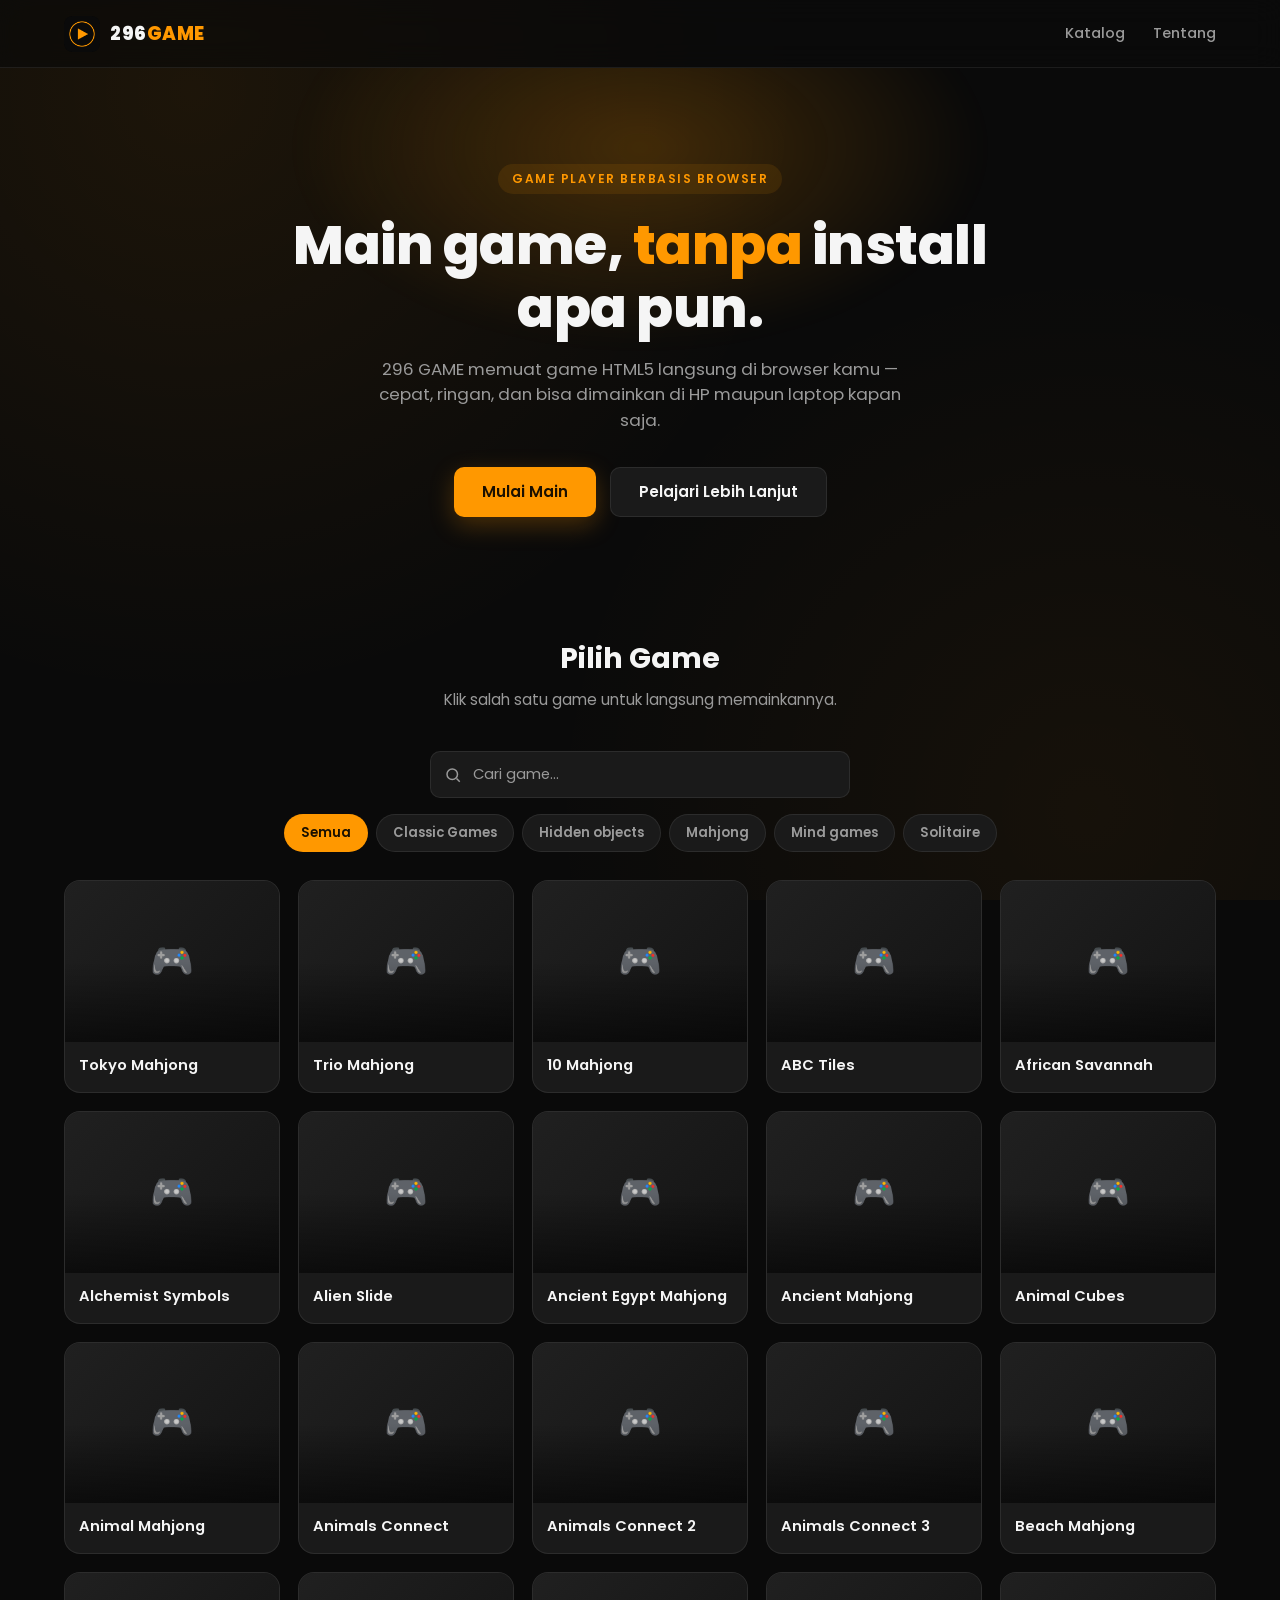
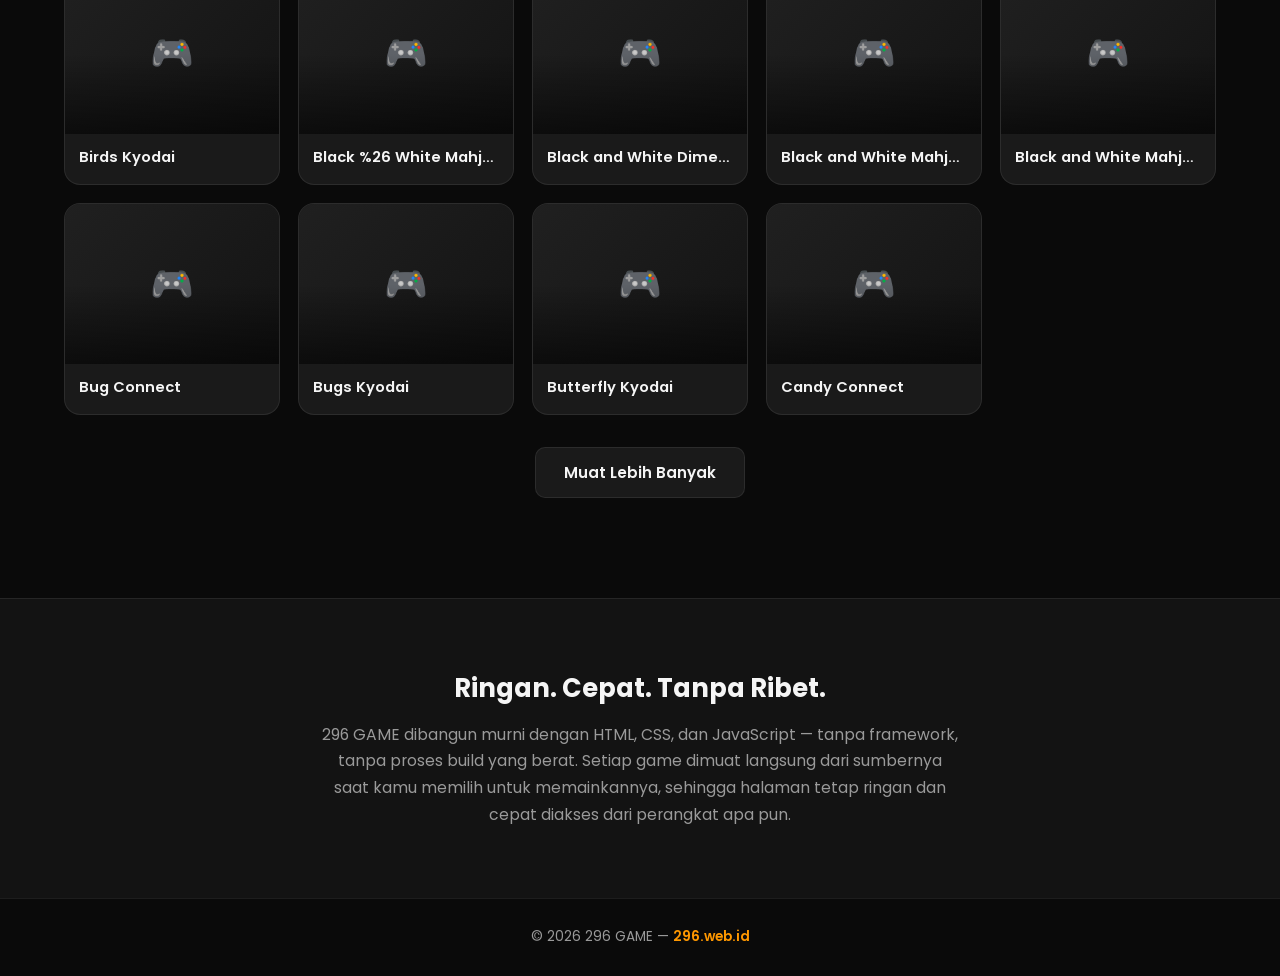
<file: index.html>
<!DOCTYPE html>
<html lang="id">
<head>
  <meta charset="UTF-8" />
  <meta name="viewport" content="width=device-width, initial-scale=1.0, viewport-fit=cover" />

  <!-- ===== SEO META ===== -->
  <title>296 GAME — Mainkan Game HTML5 Gratis Langsung di Browser</title>
  <meta name="description" content="296 GAME adalah game player HTML5 ringan dan cepat. Mainkan ratusan game seru langsung di browser tanpa install, dari puzzle hingga arcade." />
  <meta name="robots" content="index, follow" />
  <link rel="canonical" href="https://296.web.id/" />
  <meta name="theme-color" content="#0a0a0a" />

  <!-- Open Graph -->
  <meta property="og:type" content="website" />
  <meta property="og:site_name" content="296 GAME" />
  <meta property="og:title" content="296 GAME — Mainkan Game HTML5 Gratis Langsung di Browser" />
  <meta property="og:description" content="Ratusan game HTML5 siap mainkan tanpa install. Ringan, cepat, dan bisa dimainkan di semua perangkat." />
  <meta property="og:url" content="https://296.web.id/" />
  <meta property="og:image" content="./assets/logo.png" />

  <!-- Twitter Card -->
  <meta name="twitter:card" content="summary_large_image" />
  <meta name="twitter:title" content="296 GAME — Mainkan Game HTML5 Gratis Langsung di Browser" />
  <meta name="twitter:description" content="Ratusan game HTML5 siap mainkan tanpa install. Ringan, cepat, dan bisa dimainkan di semua perangkat." />
  <meta name="twitter:image" content="./assets/logo.png" />

  <!-- Favicon & PWA -->
  <link rel="icon" type="image/png" href="./assets/favicon.png" />
  <link rel="apple-touch-icon" href="./assets/favicon.png" />
  <link rel="manifest" href="./manifest.json" />

  <!-- Performance: preconnect ke CDN game -->
  <link rel="preconnect" href="https://cdn.htmlgames.com" crossorigin />
  <link rel="dns-prefetch" href="https://cdn.htmlgames.com" />
  <link rel="preconnect" href="https://www.htmlgames.com" crossorigin />
  <link rel="dns-prefetch" href="https://www.htmlgames.com" />

  <!-- Fonts -->
  <link rel="preconnect" href="https://fonts.googleapis.com" />
  <link rel="preconnect" href="https://fonts.gstatic.com" crossorigin />
  <link href="https://fonts.googleapis.com/css2?family=Poppins:wght@400;500;600;700;800&display=swap" rel="stylesheet" />

  <!-- Styles -->
  <link rel="stylesheet" href="./css/style.css" />
  <link rel="stylesheet" href="./css/responsive.css" />
  <script async src="https://pagead2.googlesyndication.com/pagead/js/adsbygoogle.js?client=ca-pub-2096485944749698"
     crossorigin="anonymous"></script>
</head>
<body>

  <!-- ============ HEADER ============ -->
  <header class="site-header" role="banner">
    <div class="header-inner">
      <a href="./index.html" class="brand" aria-label="296 GAME - Beranda">
        <img src="./assets/logo.png" alt="Logo 296 GAME" class="brand-logo" width="36" height="36" />
        <span class="brand-name">296<span class="accent">GAME</span></span>
      </a>
      <nav class="main-nav" aria-label="Navigasi utama">
        <a href="#catalog" class="nav-link">Katalog</a>
        <a href="#about" class="nav-link">Tentang</a>
      </nav>
    </div>
  </header>

  <!-- ============ MAIN ============ -->
  <main id="main-content">

    <!-- HERO -->
    <section class="hero" aria-label="Hero">
      <div class="hero-glow" aria-hidden="true"></div>
      <div class="hero-inner">
        <p class="eyebrow">Game Player Berbasis Browser</p>
        <h1 class="hero-title">Main game, <span class="accent">tanpa</span> install apa pun.</h1>
        <p class="hero-desc">296 GAME memuat game HTML5 langsung di browser kamu — cepat, ringan, dan bisa dimainkan di HP maupun laptop kapan saja.</p>
        <div class="hero-actions">
          <a href="#catalog" class="btn btn-primary">
            <span>Mulai Main</span>
          </a>
          <a href="#about" class="btn btn-ghost">Pelajari Lebih Lanjut</a>
        </div>
      </div>
    </section>

    <!-- CATALOG -->
    <section id="catalog" class="catalog" aria-label="Katalog Game">
      <div class="section-head">
        <h2>Pilih Game</h2>
        <p>Klik salah satu game untuk langsung memainkannya.</p>
      </div>

      <div class="catalog-controls">
        <div class="search-box">
          <svg viewBox="0 0 24 24" width="18" height="18" fill="none" stroke="currentColor" stroke-width="2" aria-hidden="true"><circle cx="11" cy="11" r="7"/><path d="m21 21-4.3-4.3"/></svg>
          <input type="search" id="gameSearch" class="search-input" placeholder="Cari game..." aria-label="Cari game" />
        </div>
        <div id="categoryChips" class="category-chips" role="tablist" aria-label="Filter kategori">
          <!-- Chip kategori di-generate oleh main.js -->
        </div>
      </div>

      <div class="game-grid" id="gameGrid" role="list">
        <!-- Game cards di-generate oleh main.js -->
      </div>

      <div class="catalog-loadmore-wrap">
        <button id="btnLoadMore" class="btn btn-ghost hidden" type="button">Muat Lebih Banyak</button>
        <p id="catalogEmpty" class="catalog-empty hidden">Tidak ada game yang cocok dengan pencarian.</p>
      </div>
    </section>

    <!-- ABOUT -->
    <section id="about" class="about" aria-label="Tentang 296 GAME">
      <div class="about-inner">
        <h2>Ringan. Cepat. Tanpa Ribet.</h2>
        <p>296 GAME dibangun murni dengan HTML, CSS, dan JavaScript — tanpa framework, tanpa proses build yang berat. Setiap game dimuat langsung dari sumbernya saat kamu memilih untuk memainkannya, sehingga halaman tetap ringan dan cepat diakses dari perangkat apa pun.</p>
      </div>
    </section>

  </main>

  <!-- ============ FOOTER ============ -->
  <footer class="site-footer" role="contentinfo">
    <p>&copy; <span id="year"></span> 296 GAME — <a href="https://296.web.id" target="_blank" rel="noopener">296.web.id</a></p>
  </footer>

  <!-- Toast container -->
  <div id="toast" class="toast" role="status" aria-live="polite"></div>

  <!-- Scripts -->
  <script src="./js/database.js" defer></script>
  <script src="./js/main.js" defer></script>
</body>
</html>
</file>
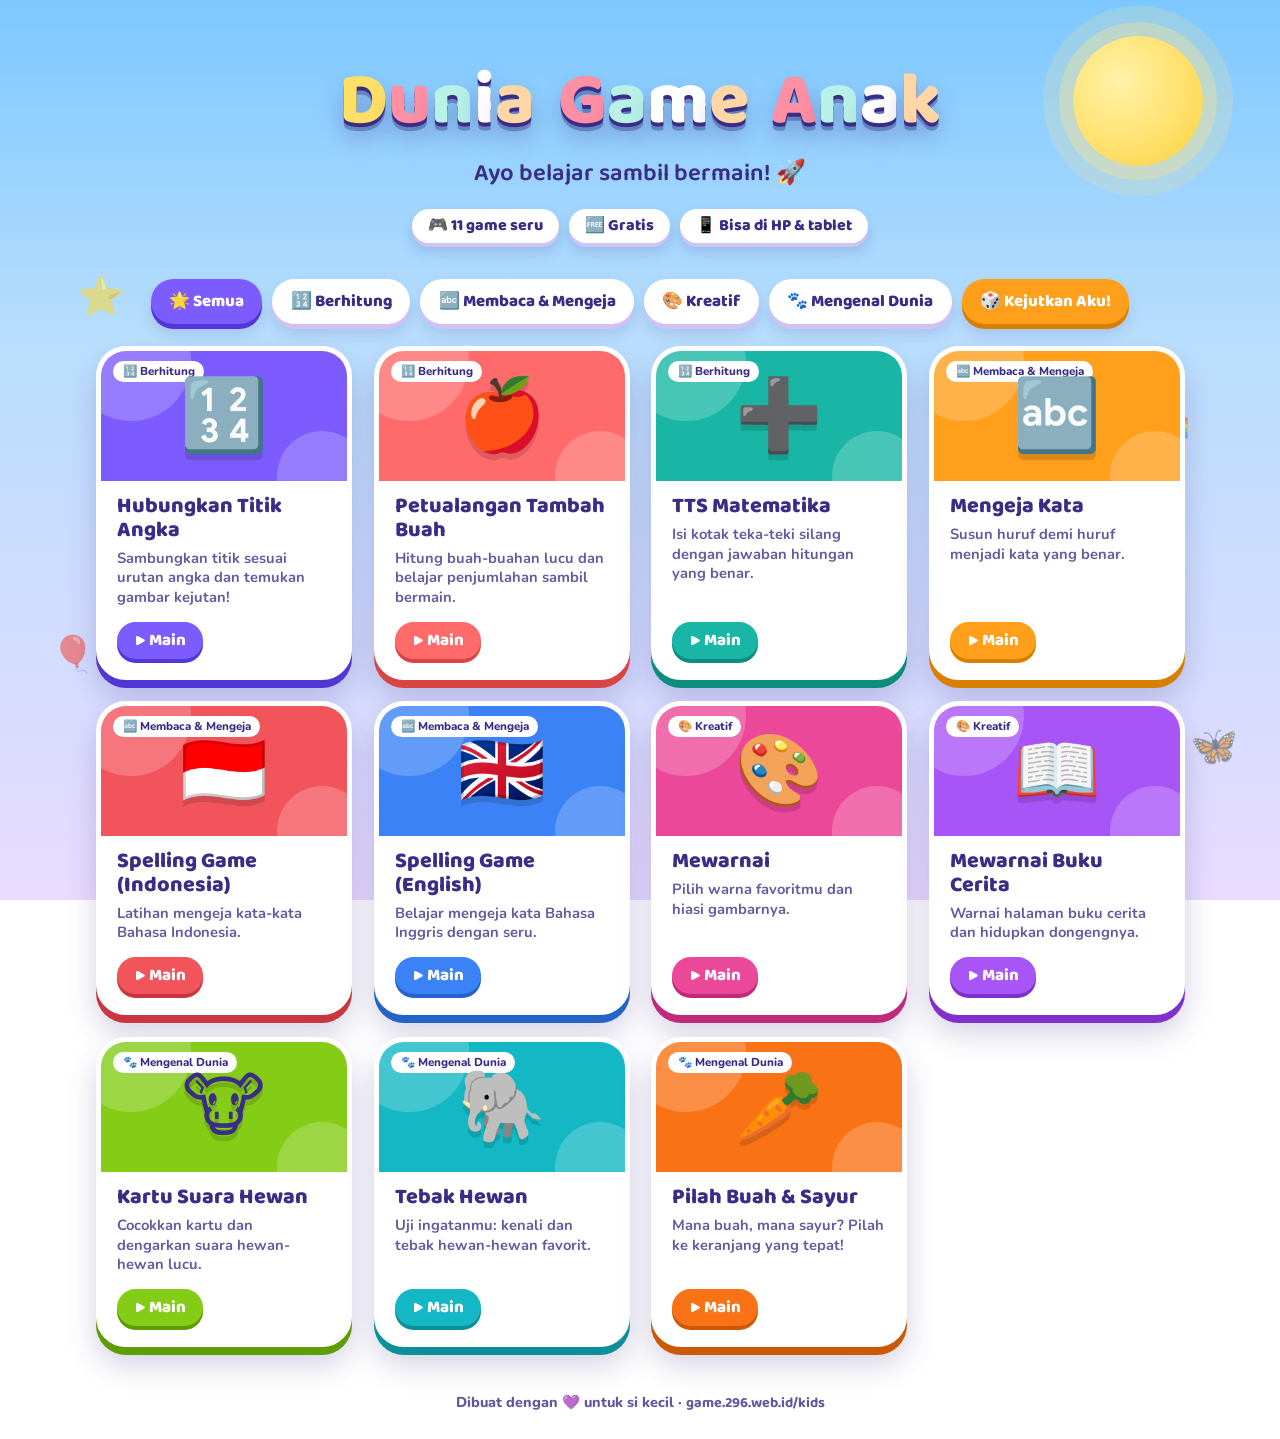
<file: kids/index.html>
<!DOCTYPE html>
<html lang="id" data-kids-home>
<head>
<meta charset="UTF-8">
<meta name="viewport" content="width=device-width,initial-scale=1,viewport-fit=cover">
<title>Dunia Game Anak – Belajar & Bermain Gratis</title>

<!-- ========== META TAG ========== -->
<meta name="description" content="Kumpulan game edukasi gratis untuk anak: berhitung, mengeja, mewarnai, tebak hewan, dan banyak lagi. Aman, seru, dan bisa dimainkan langsung dari browser tanpa instal.">
<meta name="keywords" content="game anak, game edukasi anak, belajar berhitung, belajar mengeja, mewarnai online, tebak hewan, game anak gratis, game SPA">
<meta name="author" content="296.web.id">
<meta name="robots" content="index,follow,max-image-preview:large">
<meta name="theme-color" content="#7cc8ff">
<meta name="color-scheme" content="light">
<meta name="format-detection" content="telephone=no">
<meta name="apple-mobile-web-app-capable" content="yes">
<meta name="apple-mobile-web-app-title" content="Game Anak">
<link rel="canonical" href="https://game.296.web.id/kids/">

<!-- Open Graph (Facebook, WhatsApp, Telegram, dll) -->
<meta property="og:type" content="website">
<meta property="og:site_name" content="Dunia Game Anak">
<meta property="og:locale" content="id_ID">
<meta property="og:title" content="Dunia Game Anak – Belajar & Bermain Gratis">
<meta property="og:description" content="Game edukasi gratis untuk anak: berhitung, mengeja, mewarnai, tebak hewan, dan lainnya.">
<meta property="og:url" content="https://game.296.web.id/kids/">
<meta property="og:image" content="https://game.296.web.id/kids/og-image.png">
<meta property="og:image:width" content="1200">
<meta property="og:image:height" content="630">

<!-- Twitter / X -->
<meta name="twitter:card" content="summary_large_image">
<meta name="twitter:title" content="Dunia Game Anak – Belajar & Bermain Gratis">
<meta name="twitter:description" content="Game edukasi gratis untuk anak: berhitung, mengeja, mewarnai, tebak hewan, dan lainnya.">
<meta name="twitter:image" content="https://game.296.web.id/kids/og-image.webp">

<!-- ========== FAVICON (ganti file gambarnya sendiri, nama file biarkan sama) ========== -->
<link rel="icon" href="img/favicon.ico" type="image/svg+xml">
<link rel="icon" href="img/favicon-32x32.png" sizes="32x32" type="image/png">
<link rel="icon" href="img/favicon-16x16.png" sizes="16x16" type="image/png">
<link rel="shortcut icon" href="img/favicon.ico">
<link rel="apple-touch-icon" href="img/apple-touch-icon.png" sizes="180x180">
<link rel="manifest" href="site.webmanifest">

<link rel="preconnect" href="https://fonts.googleapis.com">
<link rel="preconnect" href="https://fonts.gstatic.com" crossorigin>
<link href="https://fonts.googleapis.com/css2?family=Baloo+2:wght@600;800&family=Nunito:wght@700;800&display=swap" rel="stylesheet">

<script type="application/ld+json">
{"@context":"https://schema.org","@type":"WebSite","name":"Dunia Game Anak","url":"https://game.296.web.id/kids/","inLanguage":"id","description":"Kumpulan game edukasi gratis untuk anak."}
</script>

<style>
:root{--ink:#3a2d86;--paper:#fffaf0}
*{box-sizing:border-box;margin:0;-webkit-tap-highlight-color:transparent}
html{scroll-behavior:smooth}
body{min-height:100dvh;font-family:'Nunito',system-ui,sans-serif;color:var(--ink);overflow-x:hidden;
background:linear-gradient(180deg,#7cc8ff 0%,#b9defd 38%,#e9dcff 100%);background-attachment:fixed}

/* ---------- Dekorasi langit ---------- */
.sky{position:fixed;inset:0;pointer-events:none;overflow:hidden;z-index:0}
.sun{position:absolute;top:4vh;right:6vw;width:clamp(70px,12vw,130px);aspect-ratio:1;border-radius:50%;
background:radial-gradient(circle at 35% 35%,#fff3a8,#ffd23f);box-shadow:0 0 0 14px #ffe58a55,0 0 0 30px #ffe58a33;animation:spin 40s linear infinite}
.cloud{position:absolute;width:var(--w);height:calc(var(--w)*.4);background:#fff;border-radius:99px;opacity:.9;top:var(--t);left:-30%;
animation:drift var(--s) linear infinite;animation-delay:var(--dl)}
.cloud::before,.cloud::after{content:"";position:absolute;background:#fff;border-radius:50%}
.cloud::before{width:45%;aspect-ratio:1;left:14%;top:-45%}
.cloud::after{width:35%;aspect-ratio:1;left:50%;top:-30%}
@keyframes drift{to{transform:translateX(160vw)}}
@keyframes spin{to{transform:rotate(360deg)}}
.float{position:absolute;font-size:var(--z,2rem);left:var(--x);top:var(--y);opacity:.55;animation:bob var(--s,5s) ease-in-out infinite;animation-delay:var(--dl,0s)}
@keyframes bob{50%{transform:translateY(-16px) rotate(8deg)}}

/* ---------- Layout ---------- */
.wrap{position:relative;z-index:1;max-width:1120px;margin:0 auto;padding:max(18px,env(safe-area-inset-top)) 16px max(24px,env(safe-area-inset-bottom))}
header{text-align:center;padding:clamp(18px,5vw,48px) 0 10px}
.logo{display:inline-block;font-family:'Baloo 2',cursive;font-weight:800;line-height:1;font-size:clamp(2.2rem,9vw,4.6rem);
color:#fff;-webkit-text-stroke:0;text-shadow:0 4px 0 var(--ink),0 8px 0 #2a1f6a55,0 14px 24px #3a2d8655}
.logo span{display:inline-block;animation:hop 2.4s ease-in-out infinite;animation-delay:calc(var(--i)*.09s)}
.logo .sp{width:.3em}
@keyframes hop{0%,60%,100%{transform:none}30%{transform:translateY(-.18em) rotate(-4deg)}}
.logo span:nth-child(5n+1){color:#ffe066}.logo span:nth-child(5n+2){color:#ff8fa3}.logo span:nth-child(5n+3){color:#b8f2e6}.logo span:nth-child(5n+4){color:#fff}.logo span:nth-child(5n){color:#ffd6a5}
.tagline{margin-top:14px;font-family:'Baloo 2',cursive;font-weight:600;font-size:clamp(1.05rem,3.4vw,1.5rem)}
.stats{margin:16px auto 0;display:inline-flex;gap:10px;flex-wrap:wrap;justify-content:center}
.chip{font-family:'Baloo 2',cursive;font-weight:800;background:#fff;border-radius:99px;padding:.3rem 1rem;font-size:1rem;box-shadow:0 4px 0 #cfc3f5,0 8px 14px #3a2d8630}

/* ---------- Tombol aksi & filter ---------- */
.bar{display:flex;flex-wrap:wrap;gap:10px;justify-content:center;margin:26px 0 22px}
.tab,.surprise{font-family:'Baloo 2',cursive;font-weight:800;font-size:1.05rem;border:0;cursor:pointer;border-radius:99px;padding:.55rem 1.15rem;
color:var(--ink);background:#fff;box-shadow:0 5px 0 #cfc3f5,0 10px 14px #3a2d8626;transition:transform .12s,box-shadow .12s}
.tab:hover,.surprise:hover{transform:translateY(-2px)}
.tab:active,.surprise:active{transform:translateY(4px);box-shadow:0 1px 0 #cfc3f5}
.tab[aria-pressed=true]{color:#fff;background:#7c5cff;box-shadow:0 5px 0 #5237d6,0 10px 14px #3a2d8626}
.surprise{color:#fff;background:#ff9f1c;box-shadow:0 5px 0 #d97f00,0 10px 14px #3a2d8626}
.tab:focus-visible,.surprise:focus-visible,.card:focus-visible{outline:4px solid #ffc83d;outline-offset:3px}

/* ---------- Kartu game ---------- */
.grid{display:grid;gap:22px;grid-template-columns:repeat(auto-fill,minmax(min(100%,250px),1fr))}
.card{--c:#7c5cff;--d:#5237d6;position:relative;display:flex;flex-direction:column;text-decoration:none;color:var(--ink);
background:#fff;border:5px solid #fff;border-radius:30px;overflow:hidden;box-shadow:0 8px 0 var(--d),0 18px 30px #3a2d8638;
transition:transform .18s cubic-bezier(.34,1.56,.64,1),box-shadow .18s;animation:pop .6s cubic-bezier(.34,1.56,.64,1) both;animation-delay:calc(var(--i)*.06s)}
@keyframes pop{0%{opacity:0;transform:translateY(34px) scale(.85)}100%{opacity:1;transform:none}}
.card:hover{transform:translateY(-8px) rotate(-1deg);box-shadow:0 14px 0 var(--d),0 26px 36px #3a2d8644}
.card:active{transform:translateY(4px);box-shadow:0 3px 0 var(--d)}
.card[hidden]{display:none}
.art{position:relative;display:grid;place-items:center;height:130px;background:var(--c);overflow:hidden}
.art::before,.art::after{content:"";position:absolute;border-radius:50%;background:#fff3}
.art::before{width:120px;height:120px;left:-30px;top:-50px}
.art::after{width:90px;height:90px;right:-20px;bottom:-40px}
.emo{position:relative;z-index:1;font-size:4.4rem;filter:drop-shadow(0 6px 0 #0002);transition:transform .25s cubic-bezier(.34,1.56,.64,1)}
.card:hover .emo{transform:scale(1.18) rotate(-8deg)}
.cat{position:absolute;z-index:1;left:12px;top:10px;font:800 .72rem 'Nunito',sans-serif;color:var(--ink);background:#fff;border-radius:99px;padding:.15rem .6rem}
.body{display:flex;flex-direction:column;gap:6px;padding:14px 16px 16px;flex:1}
.body h2{font-family:'Baloo 2',cursive;font-weight:800;font-size:1.35rem;line-height:1.1}
.body p{font-weight:700;font-size:.92rem;line-height:1.35;opacity:.78;flex:1}
.play{align-self:flex-start;margin-top:8px;font-family:'Baloo 2',cursive;font-weight:800;font-size:1.05rem;color:#fff;background:var(--c);
border-radius:99px;padding:.3rem 1.1rem;box-shadow:0 4px 0 var(--d)}

/* ---------- Footer ---------- */
footer{margin-top:44px;text-align:center;font-weight:800;font-size:.9rem;opacity:.8}
footer b{font-family:'Baloo 2',cursive}
noscript p{background:#fff;border-radius:20px;padding:20px;text-align:center;font-weight:800;margin:20px 0}

@media(max-width:520px){.grid{gap:18px}.art{height:112px}.emo{font-size:3.8rem}.bar{gap:8px}.tab,.surprise{font-size:.95rem;padding:.5rem .95rem}}
@media(prefers-reduced-motion:reduce){*{animation:none!important;transition:none!important}.cloud{left:10%}}
</style>
</head>
<body>

<div class="sky" aria-hidden="true">
  <div class="sun"></div>
  <div class="cloud" style="--w:180px;--t:9vh;--s:70s;--dl:-10s"></div>
  <div class="cloud" style="--w:120px;--t:22vh;--s:95s;--dl:-55s"></div>
  <div class="cloud" style="--w:220px;--t:60vh;--s:120s;--dl:-80s"></div>
  <div class="cloud" style="--w:140px;--t:80vh;--s:85s;--dl:-30s"></div>
  <span class="float" style="--x:6%;--y:30%;--z:2.4rem;--s:5s">⭐</span>
  <span class="float" style="--x:90%;--y:46%;--z:2rem;--s:6s;--dl:-2s">🌈</span>
  <span class="float" style="--x:4%;--y:70%;--z:2.2rem;--s:7s;--dl:-1s">🎈</span>
  <span class="float" style="--x:93%;--y:80%;--z:2.4rem;--s:5.5s;--dl:-3s">🦋</span>
</div>

<div class="wrap">
  <header>
    <h1 class="logo" id="logo" aria-label="Dunia Game Anak">Dunia Game Anak</h1>
    <p class="tagline">Ayo belajar sambil bermain! 🚀</p>
    <div class="stats"><span class="chip" id="count">🎮 … game</span><span class="chip">🆓 Gratis</span><span class="chip">📱 Bisa di HP & tablet</span></div>
  </header>

  <main>
    <div class="bar" id="filters" role="group" aria-label="Pilih kategori game"></div>
    <section class="grid" id="grid" aria-label="Daftar game"></section>
    <noscript><p>Aktifkan JavaScript di browser agar daftar game tampil ya 😊</p></noscript>
  </main>

  <footer>
    <p>Dibuat dengan 💜 untuk si kecil · <b>game.296.web.id/kids</b></p>
  </footer>
</div>

<!-- Daftar game diambil dari kids-nav.js (satu sumber data) -->
<script src="kids-nav.js"></script>
<script>
(function(){
  var N = window.KidsNav, games = N.games, cats = N.categories;
  var $ = function(s){return document.querySelector(s)};

  // Judul beranimasi (huruf melompat satu per satu)
  var logo = $('#logo'), txt = logo.textContent;
  logo.innerHTML = txt.split('').map(function(ch,i){
    return ch === ' ' ? '<span class="sp" aria-hidden="true"> </span>' : '<span aria-hidden="true" style="--i:'+i+'">'+ch+'</span>';
  }).join('');

  $('#count').textContent = '🎮 ' + games.length + ' game seru';

  // Kartu game
  var catMap = {}; cats.forEach(function(c){catMap[c.id] = c});
  $('#grid').innerHTML = games.map(function(g,i){
    var c = catMap[g.cat] || {emoji:'🎲',label:'Umum'};
    return '<a class="card" href="'+N.urlOf(g)+'" data-cat="'+g.cat+'" style="--c:'+g.c+';--d:'+g.d+';--i:'+i+'">'+
      '<div class="art"><span class="cat">'+c.emoji+' '+c.label+'</span><span class="emo" aria-hidden="true">'+g.emoji+'</span></div>'+
      '<div class="body"><h2>'+g.title+'</h2><p>'+g.desc+'</p><span class="play">▶ Main</span></div></a>';
  }).join('');

  // Filter kategori
  var fb = [{id:'all',label:'Semua',emoji:'🌟'}].concat(cats);
  $('#filters').innerHTML = fb.map(function(c){
    return '<button class="tab" type="button" data-f="'+c.id+'" aria-pressed="'+(c.id==='all')+'">'+c.emoji+' '+c.label+'</button>';
  }).join('') + '<button class="surprise" type="button" id="rnd">🎲 Kejutkan Aku!</button>';

  $('#filters').addEventListener('click', function(e){
    var b = e.target.closest('.tab'); if(!b) return;
    var f = b.dataset.f;
    document.querySelectorAll('.tab').forEach(function(t){t.setAttribute('aria-pressed', t===b)});
    document.querySelectorAll('.card').forEach(function(c){c.hidden = !(f==='all' || c.dataset.cat===f)});
  });
  $('#rnd').onclick = function(){ location.href = N.urlOf(N.randomGame()); };
})();
</script>
</body>
</html>
</file>
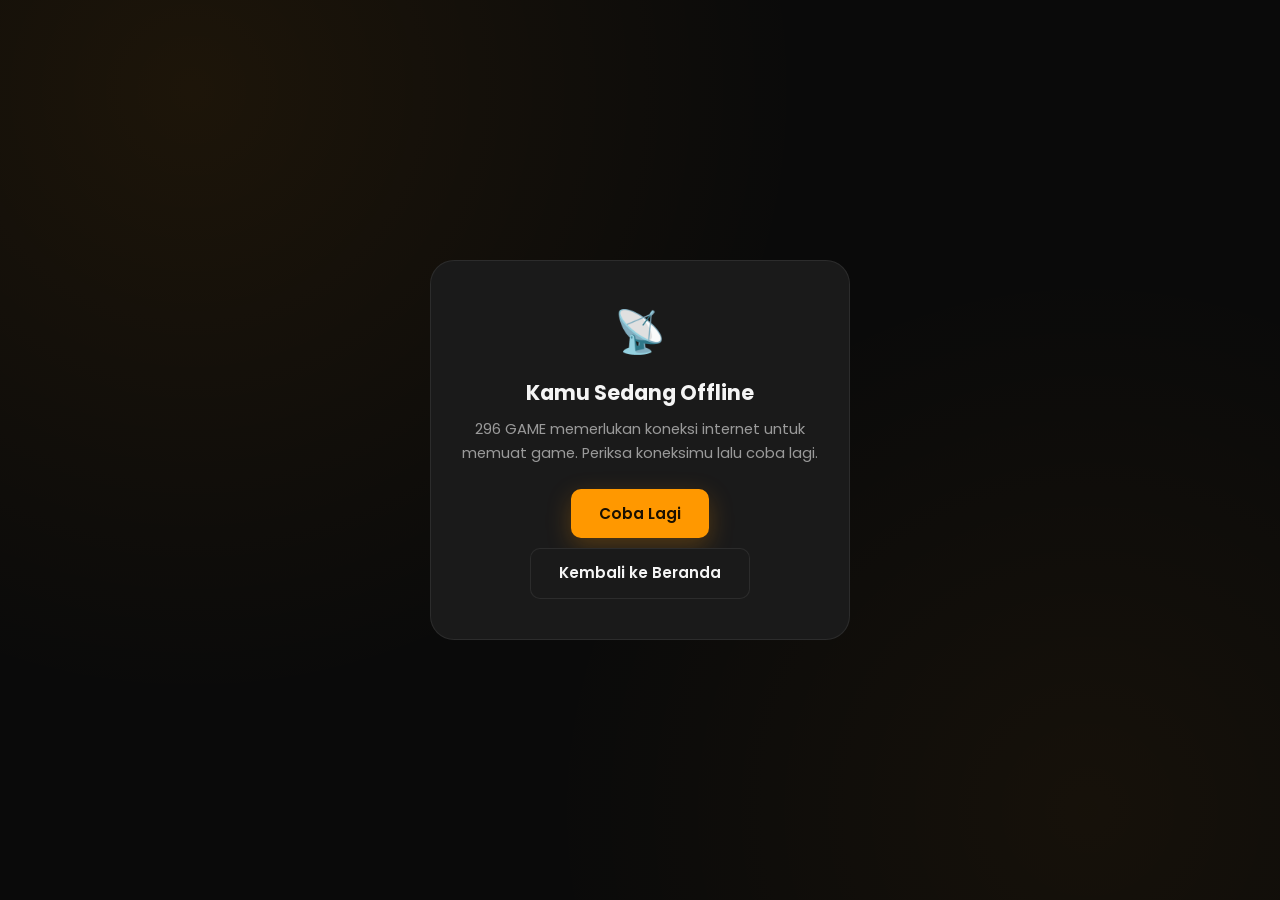
<file: offline.html>
<!DOCTYPE html>
<html lang="id">
<head>
  <meta charset="UTF-8" />
  <meta name="viewport" content="width=device-width, initial-scale=1.0" />
  <title>Sedang Offline — 296 GAME</title>
  <meta name="theme-color" content="#0a0a0a" />
  <link rel="icon" type="image/png" href="./assets/favicon.png" />
  <link href="https://fonts.googleapis.com/css2?family=Poppins:wght@400;600;700&display=swap" rel="stylesheet" />
  <link rel="stylesheet" href="./css/style.css" />
  <link rel="stylesheet" href="./css/responsive.css" />
  <script async src="https://pagead2.googlesyndication.com/pagead/js/adsbygoogle.js?client=ca-pub-2096485944749698"
     crossorigin="anonymous"></script>
</head>
<body>
  <main class="player-main" style="min-height:100vh;">
    <div class="state-panel">
      <div class="state-icon">📡</div>
      <h2>Kamu Sedang Offline</h2>
      <p>296 GAME memerlukan koneksi internet untuk memuat game. Periksa koneksimu lalu coba lagi.</p>
      <div class="state-actions">
        <button onclick="location.reload()" class="btn btn-primary">Coba Lagi</button>
        <a href="./index.html" class="btn btn-ghost">Kembali ke Beranda</a>
      </div>
    </div>
  </main>
</body>
</html>
</file>
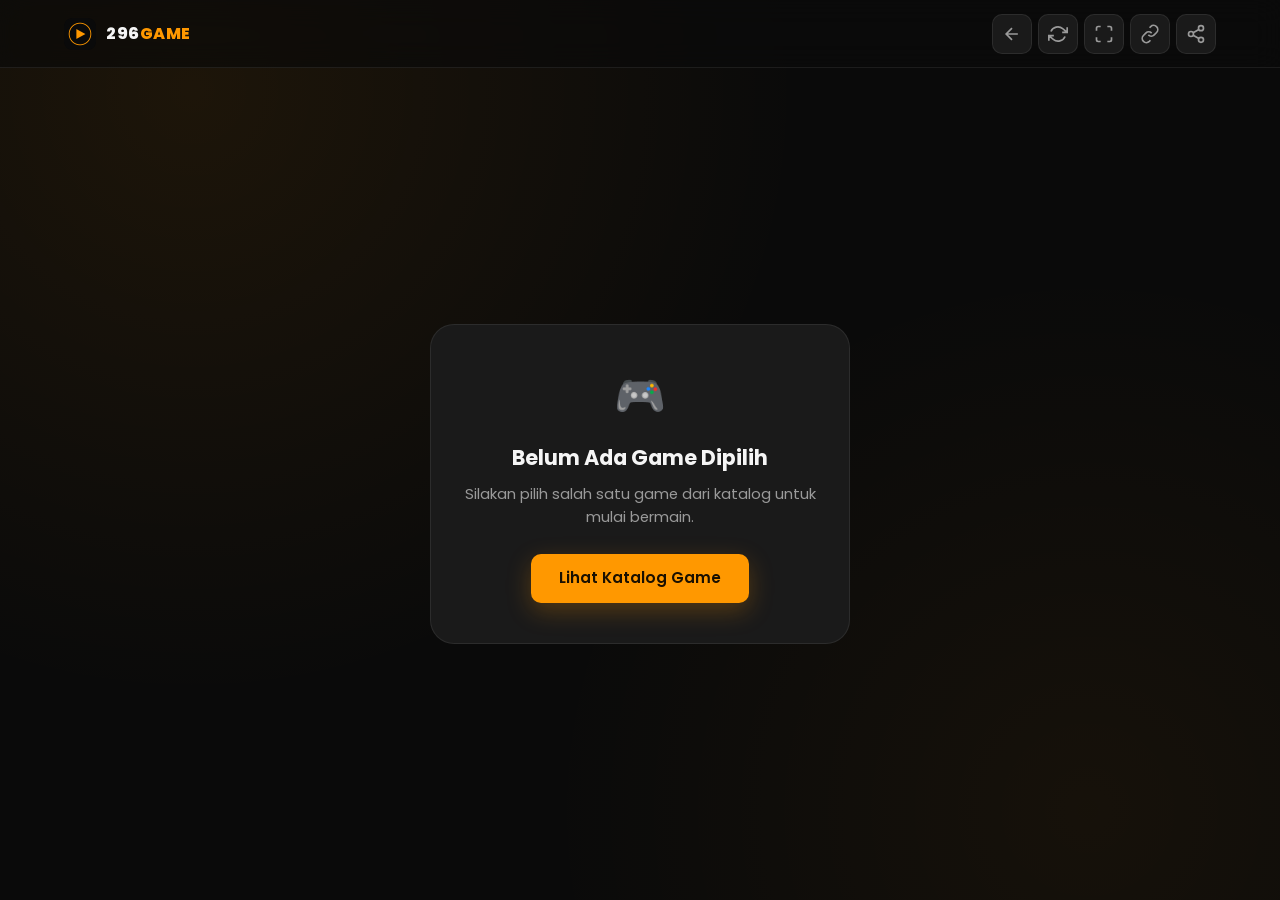
<file: play.html>
<!DOCTYPE html>
<html lang="id">
<head>
  <meta charset="UTF-8" />
  <meta name="viewport" content="width=device-width, initial-scale=1.0, viewport-fit=cover, user-scalable=no" />

  <!-- ===== SEO META (default, akan ditimpa router.js secara dinamis) ===== -->
  <title id="pageTitle">Memuat Game... — 296 GAME</title>
  <meta id="pageDescription" name="description" content="Mainkan game HTML5 gratis langsung di browser dengan 296 GAME." />
  <meta name="robots" content="index, follow" />
  <link id="canonicalLink" rel="canonical" href="https://296.web.id/play.html" />
  <meta name="theme-color" content="#0a0a0a" />

  <!-- Open Graph -->
  <meta id="ogTitle" property="og:type" content="website" />
  <meta property="og:site_name" content="296 GAME" />
  <meta id="ogTitleTag" property="og:title" content="296 GAME" />
  <meta id="ogDescTag" property="og:description" content="Mainkan game HTML5 gratis langsung di browser." />
  <meta id="ogUrlTag" property="og:url" content="https://296.web.id/play.html" />
  <meta property="og:image" content="./assets/logo.png" />

  <!-- Twitter Card -->
  <meta name="twitter:card" content="summary_large_image" />
  <meta id="twTitleTag" name="twitter:title" content="296 GAME" />
  <meta id="twDescTag" name="twitter:description" content="Mainkan game HTML5 gratis langsung di browser." />
  <meta name="twitter:image" content="./assets/logo.png" />

  <!-- Favicon & PWA -->
  <link rel="icon" type="image/png" href="./assets/favicon.png" />
  <link rel="apple-touch-icon" href="./assets/favicon.png" />
  <link rel="manifest" href="./manifest.json" />

  <!-- Performance -->
  <link rel="preconnect" href="https://cdn.htmlgames.com" crossorigin />
  <link rel="dns-prefetch" href="https://cdn.htmlgames.com" />

  <!-- Fonts -->
  <link rel="preconnect" href="https://fonts.googleapis.com" />
  <link rel="preconnect" href="https://fonts.gstatic.com" crossorigin />
  <link href="https://fonts.googleapis.com/css2?family=Poppins:wght@400;500;600;700;800&display=swap" rel="stylesheet" />

  <!-- Styles -->
  <link rel="stylesheet" href="./css/style.css" />
  <link rel="stylesheet" href="./css/responsive.css" />
  <script async src="https://pagead2.googlesyndication.com/pagead/js/adsbygoogle.js?client=ca-pub-2096485944749698"
     crossorigin="anonymous"></script>
</head>
<body class="play-page">

  <!-- ============ HEADER ============ -->
  <header class="site-header player-header" role="banner">
    <div class="header-inner">
      <a href="./index.html" class="brand" aria-label="296 GAME - Beranda">
        <img src="./assets/logo.png" alt="Logo 296 GAME" class="brand-logo" width="32" height="32" />
        <span class="brand-name brand-name-sm">296<span class="accent">GAME</span></span>
      </a>

      <div class="player-toolbar" role="toolbar" aria-label="Kontrol game">
        <button id="btnBack" class="icon-btn ripple" aria-label="Kembali ke beranda" title="Kembali">
          <svg viewBox="0 0 24 24" width="20" height="20" fill="none" stroke="currentColor" stroke-width="2"><path d="M19 12H5M12 19l-7-7 7-7"/></svg>
        </button>
        <button id="btnRefresh" class="icon-btn ripple" aria-label="Muat ulang game" title="Refresh Game">
          <svg viewBox="0 0 24 24" width="20" height="20" fill="none" stroke="currentColor" stroke-width="2"><path d="M23 4v6h-6M1 20v-6h6M3.51 9a9 9 0 0114.13-3.36L23 10M1 14l5.36 4.36A9 9 0 0020.49 15"/></svg>
        </button>
        <button id="btnFullscreen" class="icon-btn ripple" aria-label="Fullscreen" title="Fullscreen">
          <svg viewBox="0 0 24 24" width="20" height="20" fill="none" stroke="currentColor" stroke-width="2"><path d="M8 3H5a2 2 0 00-2 2v3m18 0V5a2 2 0 00-2-2h-3m0 18h3a2 2 0 002-2v-3M3 16v3a2 2 0 002 2h3"/></svg>
        </button>
        <button id="btnCopyLink" class="icon-btn ripple" aria-label="Salin tautan game" title="Copy Link">
          <svg viewBox="0 0 24 24" width="20" height="20" fill="none" stroke="currentColor" stroke-width="2"><path d="M10 13a5 5 0 007.07 0l2.83-2.83a5 5 0 00-7.07-7.07L11.5 4.5M14 11a5 5 0 00-7.07 0L4.1 13.83a5 5 0 007.07 7.07L12.5 19.5"/></svg>
        </button>
        <button id="btnShare" class="icon-btn ripple" aria-label="Bagikan game" title="Share">
          <svg viewBox="0 0 24 24" width="20" height="20" fill="none" stroke="currentColor" stroke-width="2"><circle cx="18" cy="5" r="3"/><circle cx="6" cy="12" r="3"/><circle cx="18" cy="19" r="3"/><path d="M8.59 13.51l6.83 3.98M15.41 6.51L8.59 10.49"/></svg>
        </button>
      </div>
    </div>
  </header>

  <!-- ============ MAIN PLAYER ============ -->
  <main id="playerMain" class="player-main">

    <!-- Loading state -->
    <div id="loadingState" class="loading-state" role="status" aria-live="polite">
      <img src="./assets/loading.svg" alt="" class="loading-spinner" width="64" height="64" />
      <p class="loading-text">Memuat game<span class="dots"><span>.</span><span>.</span><span>.</span></span></p>
      <div class="loading-progress"><div id="loadingBar" class="loading-progress-bar"></div></div>
    </div>

    <!-- Empty state: tidak ada parameter game -->
    <div id="emptyState" class="state-panel hidden" role="alert">
      <div class="state-icon">🎮</div>
      <h2>Belum Ada Game Dipilih</h2>
      <p>Silakan pilih salah satu game dari katalog untuk mulai bermain.</p>
      <a href="./index.html" class="btn btn-primary">Lihat Katalog Game</a>
    </div>

    <!-- Error state: game tidak ditemukan / provider tidak didukung / gagal dimuat -->
    <div id="errorState" class="state-panel hidden" role="alert">
      <div class="state-icon">⚠️</div>
      <h2 id="errorTitle">Game Tidak Tersedia</h2>
      <p id="errorMessage">Terjadi kendala saat memuat game ini. Coba muat ulang atau pilih game lain.</p>
      <div class="state-actions">
        <button id="btnRetry" class="btn btn-primary">Coba Lagi</button>
        <a href="./index.html" class="btn btn-ghost">Kembali ke Katalog</a>
      </div>
    </div>

    <!-- Game container -->
    <div id="gameContainer" class="game-container hidden" aria-label="Area permainan"></div>

  </main>

  <!-- Scroll to top -->
  <button id="scrollTopBtn" class="scroll-top-btn ripple hidden" aria-label="Kembali ke atas">
    <svg viewBox="0 0 24 24" width="18" height="18" fill="none" stroke="currentColor" stroke-width="2"><path d="M12 19V5M5 12l7-7 7 7"/></svg>
  </button>

  <!-- Toast container -->
  <div id="toast" class="toast" role="status" aria-live="polite"></div>

  <!-- Scripts (urutan mengikuti alur arsitektur: router → database → provider → player → main) -->
  <script src="./js/router.js" defer></script>
  <script src="./js/database.js" defer></script>
  <script src="./js/provider.js" defer></script>
  <script src="./js/player.js" defer></script>
  <script src="./js/fullscreen.js" defer></script>
  <script src="./js/main.js" defer></script>
</body>
</html>
</file>
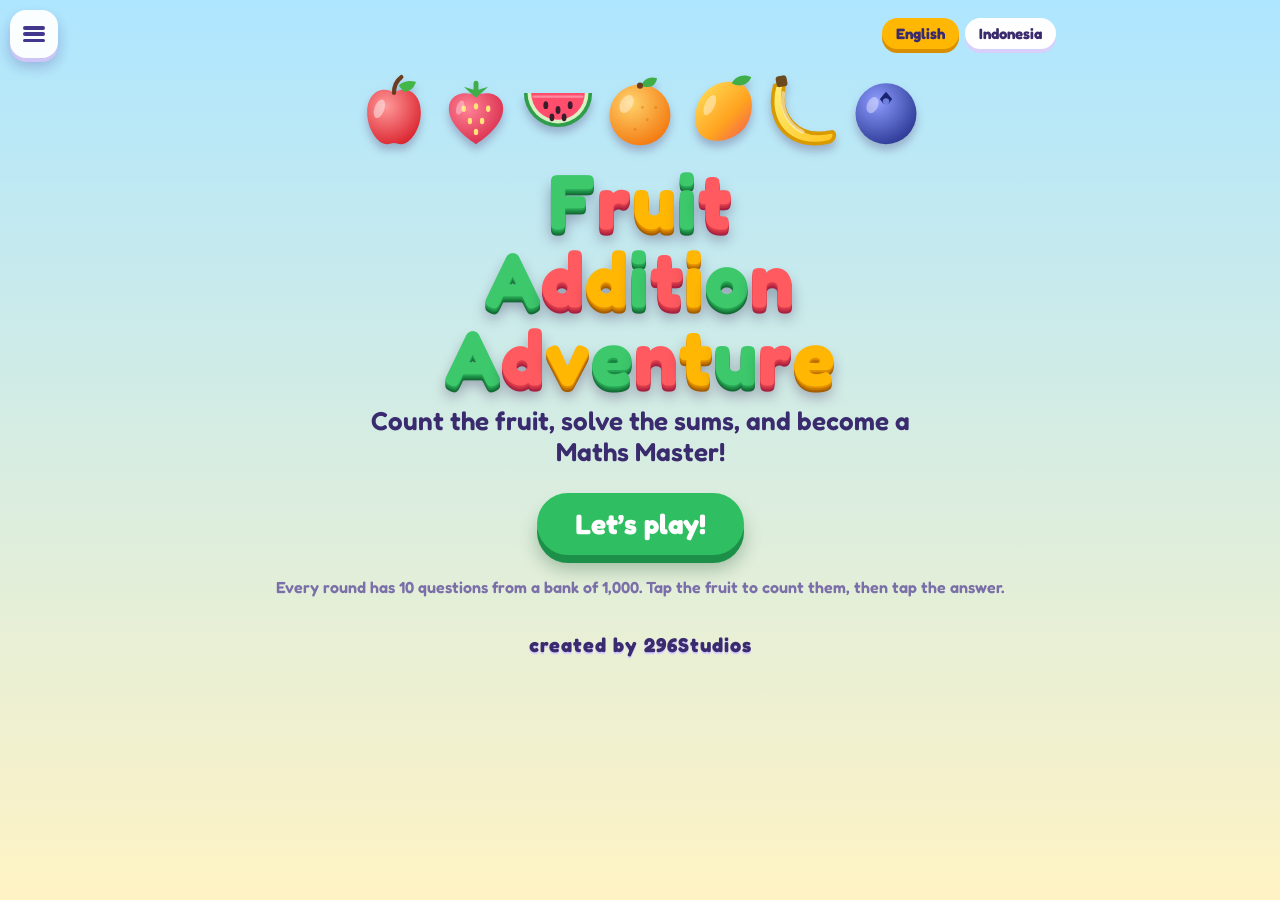
<file: kids/fruit-addition-adventure.html>
<!DOCTYPE html>
<html lang="en">
<head>
<meta charset="utf-8">
<meta name="viewport" content="width=device-width, initial-scale=1, viewport-fit=cover">
<title>Fruit Addition Adventure</title>
<link rel="preconnect" href="https://fonts.googleapis.com">
<link rel="preconnect" href="https://fonts.gstatic.com" crossorigin>
<link href="https://fonts.googleapis.com/css2?family=Fredoka:wght@400;600;700&display=swap" rel="stylesheet">
<style>
:root{--bg1:#aee6ff;--bg2:#fff3c4;--card:#ffffff;--ink:#3a2a6e;--muted:#7a6fa8;--edge:#d9cffc;--ok:#2fbf62;--bad:#ff5a5f;--sun:#ffb703;--grape:#7b5cff;
box-sizing:border-box;padding-top:env(safe-area-inset-top,0px);padding-bottom:env(safe-area-inset-bottom,0px)}
@media (prefers-color-scheme:dark){:root:not([data-theme="light"]){--bg1:#1d1b4b;--bg2:#3b2a6b;--card:#2c2762;--ink:#fff7e0;--muted:#c7bdf5;--edge:#4a4296}}
:root[data-theme="dark"]{--bg1:#1d1b4b;--bg2:#3b2a6b;--card:#2c2762;--ink:#fff7e0;--muted:#c7bdf5;--edge:#4a4296}
html{scroll-padding-top:env(safe-area-inset-top,0px)}
*{box-sizing:border-box}
body{margin:0;min-height:100vh;font-family:'Fredoka','Comic Sans MS','Trebuchet MS',system-ui,sans-serif;color:var(--ink);background:var(--bg1);background:linear-gradient(180deg,var(--bg1),var(--bg2));background-attachment:fixed;overflow-x:hidden}
.wrap{max-width:860px;margin:0 auto;padding:18px 14px 40px;position:relative}
.screen{display:none}.screen.on{display:block}
svg.s{position:absolute;width:0;height:0}
/* animations */
@keyframes pop{0%{transform:scale(0) rotate(-12deg);opacity:0}70%{transform:scale(1.12) rotate(3deg);opacity:1}100%{transform:scale(1) rotate(0)}}
@keyframes float{0%,100%{transform:translateY(0) rotate(-4deg)}50%{transform:translateY(-14px) rotate(5deg)}}
@keyframes hop{0%,100%{transform:translateY(0)}40%{transform:translateY(-22px) scale(1.12)}}
@keyframes shake{0%,100%{transform:translateX(0)}20%,60%{transform:translateX(-9px)}40%,80%{transform:translateX(9px)}}
@keyframes fall{to{transform:translateY(110vh) rotate(540deg)}}
.pop{animation:pop .7s cubic-bezier(.3,1.5,.5,1) both;animation-delay:var(--d,0ms)}
/* hero */
.hero{text-align:center;padding-top:22px}
.fruitrow{display:flex;justify-content:center;flex-wrap:wrap;gap:4px;margin-bottom:8px}
.fruitrow svg{width:clamp(48px,10vw,78px);height:clamp(48px,10vw,78px);filter:drop-shadow(0 6px 4px rgba(60,30,90,.28));animation:float 3s ease-in-out infinite;animation-delay:var(--d)}
h1{margin:6px 0 10px;font-size:clamp(40px,9vw,78px);line-height:1;font-weight:700;letter-spacing:1px;color:#ff5a5f;text-shadow:0 2px 0 #d93b4a,0 4px 0 #c22d44,0 6px 0 #a82040,0 10px 14px rgba(40,10,60,.35)}
h1 .w{display:block}
h1 .l{display:inline-block;animation:pop .7s cubic-bezier(.3,1.6,.5,1) both;animation-delay:var(--d)}
h1 .l:nth-child(3n){color:#ffb703;text-shadow:0 2px 0 #e08e00,0 4px 0 #c27400,0 6px 0 #a45e00,0 10px 14px rgba(40,10,60,.35)}
h1 .l:nth-child(3n+1){color:#3cc86b;text-shadow:0 2px 0 #26a352,0 4px 0 #1b8742,0 6px 0 #146d35,0 10px 14px rgba(40,10,60,.35)}
.sub{font-size:clamp(18px,3.6vw,26px);font-weight:600;max-width:560px;margin:0 auto 26px;color:var(--ink)}
.btn{font:inherit;font-weight:700;font-size:clamp(20px,4vw,28px);color:#fff;background:var(--grape);border:0;border-radius:999px;padding:14px 38px;cursor:pointer;box-shadow:0 8px 0 #4b32c4,0 14px 18px rgba(40,10,90,.3);transition:transform .12s,box-shadow .12s}
.btn:hover{transform:translateY(-2px)}
.btn:active{transform:translateY(6px);box-shadow:0 2px 0 #4b32c4}
.btn.go{background:var(--ok);box-shadow:0 8px 0 #1c8f48,0 14px 18px rgba(10,70,30,.3)}
.btn.go:active{box-shadow:0 2px 0 #1c8f48}
.hint{margin-top:22px;color:var(--muted);font-weight:600}
/* game */
.top{display:flex;flex-wrap:wrap;align-items:center;justify-content:space-between;gap:10px;margin-bottom:12px}
.rf{font:inherit;color:var(--ink);border:0;cursor:pointer;transition:transform .1s,box-shadow .1s}
.rf:hover{transform:translateY(-2px)}
.rf:active{transform:translateY(3px);box-shadow:0 1px 0 var(--edge)}
.chip{background:var(--card);border-radius:999px;padding:6px 16px;font-weight:700;box-shadow:0 4px 0 var(--edge)}
.dots{display:flex;gap:6px;justify-content:center;flex-wrap:wrap;margin-bottom:14px}
.dots i{width:22px;height:22px;border-radius:50%;background:var(--card);box-shadow:inset 0 -3px 0 var(--edge),0 2px 0 var(--edge);transition:.3s}
.dots i.cur{background:var(--sun);transform:scale(1.3);box-shadow:inset 0 -3px 0 #d98e00,0 3px 0 #d98e00}
.dots i.done{background:var(--ok);box-shadow:inset 0 -3px 0 #1c8f48,0 2px 0 #1c8f48}
.card{background:var(--card);border-radius:34px;padding:22px 14px 26px;box-shadow:0 10px 0 var(--edge),0 24px 30px rgba(40,20,90,.22);text-align:center;transform-origin:center bottom}
.qlabel{font-size:20px;font-weight:700;color:var(--muted);margin-bottom:4px}
.eq{display:flex;flex-wrap:wrap;align-items:center;justify-content:center;gap:6px 10px;margin:10px 0}
.grp{display:flex;flex-wrap:wrap;justify-content:center;gap:2px;max-width:340px;padding:8px;border-radius:24px;background:rgba(123,92,255,.09)}
.fruit{position:relative;width:clamp(48px,11vw,74px);height:clamp(48px,11vw,74px);border:0;padding:0;background:none;cursor:pointer;animation:pop .6s cubic-bezier(.3,1.6,.5,1) both;animation-delay:var(--d)}
.fruit svg{width:100%;height:100%;filter:drop-shadow(0 5px 3px rgba(60,30,90,.3));transition:transform .15s}
.fruit:hover svg{transform:scale(1.1) rotate(-5deg)}
.fruit.hop{animation:hop .6s ease both;animation-delay:var(--d)}
.badge{position:absolute;right:-2px;top:-4px;min-width:26px;height:26px;border-radius:50%;background:var(--sun);color:#3a2a6e;font-size:16px;line-height:26px;font-weight:700;box-shadow:0 3px 0 #d98e00;transform:scale(0);transition:transform .25s cubic-bezier(.3,1.8,.5,1)}
.fruit.cnt .badge{transform:scale(1)}
.op{font-size:clamp(40px,9vw,64px);font-weight:700;color:var(--grape)}
.ans{width:clamp(72px,16vw,100px);height:clamp(72px,16vw,100px);border-radius:24px;border:4px dashed var(--grape);display:grid;place-items:center;font-size:clamp(40px,9vw,60px);font-weight:700;background:var(--card)}
.ans.ok{border:4px solid var(--ok);background:#d6f8e2;color:#16803d;animation:pop .5s both}
.ans.bad{border:4px solid var(--bad);background:#ffe0e1;color:#c2272d;animation:shake .5s}
.sum{font-size:clamp(34px,8vw,54px);font-weight:700;margin:4px 0 6px;letter-spacing:3px}
.msg{min-height:34px;font-size:clamp(18px,3.5vw,24px);font-weight:600;margin:4px 8px 12px}
.pad{display:grid;grid-template-columns:repeat(5,1fr);gap:10px;max-width:460px;margin:0 auto}
.pad button{font:inherit;font-size:clamp(24px,6vw,34px);font-weight:700;color:#fff;border:0;border-radius:20px;aspect-ratio:1/0.92;cursor:pointer;background:hsl(var(--h) 85% 58%);box-shadow:0 6px 0 hsl(var(--h) 70% 38%);transition:transform .1s,box-shadow .1s;animation:pop .5s cubic-bezier(.3,1.6,.5,1) both;animation-delay:var(--d)}
.pad button:active{transform:translateY(5px);box-shadow:0 1px 0 hsl(var(--h) 70% 38%)}
.pad button:disabled{filter:grayscale(1) opacity(.45);cursor:not-allowed;box-shadow:none;transform:translateY(5px)}
.next{margin-top:20px;min-height:76px}
button:focus-visible{outline:4px solid #ff9f1c;outline-offset:3px}
.langbar{display:flex;justify-content:flex-end;gap:6px}
.langbar button{font:inherit;font-weight:700;font-size:15px;color:var(--ink);background:var(--card);border:0;border-radius:999px;padding:6px 14px;cursor:pointer;box-shadow:0 4px 0 var(--edge);transition:transform .1s,box-shadow .1s}
.langbar button[aria-pressed="true"]{background:var(--sun);color:#3a2a6e;box-shadow:0 4px 0 #d98e00}
.langbar button:active{transform:translateY(3px)}
.foot{margin-top:36px;text-align:center;font-weight:700;font-size:20px;letter-spacing:1px;color:var(--ink);text-shadow:0 2px 0 var(--edge)}
/* result */
.result{text-align:center;padding-top:30px}
.trophy{font-size:clamp(90px,24vw,150px);animation:float 2.4s ease-in-out infinite;filter:drop-shadow(0 10px 6px rgba(60,30,90,.3))}
.result h2{font-size:clamp(34px,8vw,58px);margin:0 0 6px;color:#ff5a5f;text-shadow:0 3px 0 #c22d44,0 8px 12px rgba(40,10,60,.3)}
.stars{font-size:clamp(26px,6vw,40px);margin:10px 0 24px;font-weight:700}
.conf{position:fixed;top:-90px;width:44px;height:44px;pointer-events:none;animation:fall linear forwards;z-index:5}
@media (prefers-reduced-motion:reduce){*,*::before,*::after{animation-duration:.01ms!important;animation-iteration-count:1!important;transition-duration:.01ms!important}}
</style>
</head>
<body>
<svg class="s" aria-hidden="true" focusable="false"><defs>
<radialGradient id="gRed" cx=".35" cy=".3" r=".8"><stop offset="0" stop-color="#ff9a9a"/><stop offset="1" stop-color="#d91f2a"/></radialGradient>
<radialGradient id="gStraw" cx=".35" cy=".3" r=".9"><stop offset="0" stop-color="#ff8396"/><stop offset="1" stop-color="#d11a3c"/></radialGradient>
<radialGradient id="gOrange" cx=".35" cy=".3" r=".8"><stop offset="0" stop-color="#ffd36b"/><stop offset="1" stop-color="#f2740a"/></radialGradient>
<linearGradient id="gMango" x1="0" y1="0" x2="1" y2="1"><stop offset="0" stop-color="#ffe45c"/><stop offset=".6" stop-color="#ffa21f"/><stop offset="1" stop-color="#f2585a"/></linearGradient>
<radialGradient id="gBlue" cx=".35" cy=".3" r=".8"><stop offset="0" stop-color="#8d9cff"/><stop offset="1" stop-color="#27348f"/></radialGradient>
<linearGradient id="gBan" x1="0" y1="0" x2="1" y2="1"><stop offset="0" stop-color="#fff07a"/><stop offset="1" stop-color="#ffc41f"/></linearGradient>
<symbol id="apple" viewBox="0 0 64 64"><path d="M32 18C24 12 10 16 10 34c0 14 9 26 16 26 3 0 4-1 6-1s3 1 6 1c7 0 16-12 16-26 0-18-14-22-22-16z" fill="url(#gRed)"/><path d="M32 18c0-6 2-10 6-13" stroke="#6b3d1e" stroke-width="3.5" fill="none" stroke-linecap="round"/><path d="M36 12c6-6 14-3 14-3s-2 8-10 8z" fill="#43b648"/><ellipse cx="20" cy="31" rx="4" ry="8" fill="#fff" opacity=".45" transform="rotate(20 20 31)"/></symbol>
<symbol id="strawberry" viewBox="0 0 64 64"><path d="M32 60C16 50 6 36 11 25c4-8 14-8 21-5 7-3 17-3 21 5 5 11-5 25-21 35z" fill="url(#gStraw)"/><path d="M32 22l-10-9 10 3 10-3z" fill="#3fae49"/><rect x="30" y="8" width="4" height="9" rx="2" fill="#3fae49"/><g fill="#ffe27a"><ellipse cx="22" cy="31" rx="1.8" ry="2.6"/><ellipse cx="32" cy="29" rx="1.8" ry="2.6"/><ellipse cx="42" cy="31" rx="1.8" ry="2.6"/><ellipse cx="27" cy="41" rx="1.8" ry="2.6"/><ellipse cx="37" cy="41" rx="1.8" ry="2.6"/><ellipse cx="32" cy="50" rx="1.8" ry="2.6"/></g><ellipse cx="19" cy="30" rx="3" ry="6" fill="#fff" opacity=".35" transform="rotate(20 19 30)"/></symbol>
<symbol id="watermelon" viewBox="0 0 64 64"><path d="M4 18h56a28 28 0 0 1-56 0z" fill="#2e9e4a"/><path d="M7 18h50a25 25 0 0 1-50 0z" fill="#d9f2c4"/><path d="M10 18h44a22 22 0 0 1-44 0z" fill="#ff4d6d"/><g fill="#3a1d2b"><ellipse cx="22" cy="28" rx="2" ry="3.2"/><ellipse cx="32" cy="32" rx="2" ry="3.2"/><ellipse cx="42" cy="28" rx="2" ry="3.2"/><ellipse cx="27" cy="38" rx="2" ry="3.2"/><ellipse cx="37" cy="38" rx="2" ry="3.2"/></g><path d="M12 21h40" stroke="#fff" stroke-width="2" opacity=".35" stroke-linecap="round"/></symbol>
<symbol id="orange" viewBox="0 0 64 64"><circle cx="32" cy="36" r="25" fill="url(#gOrange)"/><path d="M33 12c2-6 8-8 13-6-1 6-6 9-13 6z" fill="#3fae49"/><circle cx="32" cy="12" r="2.5" fill="#6b3d1e"/><ellipse cx="21" cy="27" rx="5" ry="8" fill="#fff" opacity=".4" transform="rotate(30 21 27)"/><g fill="#d65f00" opacity=".35"><circle cx="38" cy="40" r="1.2"/><circle cx="28" cy="48" r="1.2"/><circle cx="45" cy="30" r="1.2"/><circle cx="34" cy="30" r="1.2"/></g></symbol>
<symbol id="mango" viewBox="0 0 64 64"><path d="M46 10C24 4 6 24 11 46c3 13 21 15 35 5 13-9 15-36 0-41z" fill="url(#gMango)"/><path d="M40 10c3-6 10-8 16-5-2 6-9 9-16 5z" fill="#3fae49"/><ellipse cx="22" cy="28" rx="4" ry="9" fill="#fff" opacity=".42" transform="rotate(25 22 28)"/></symbol>
<symbol id="banana" viewBox="0 0 64 64"><path d="M16 10C10 36 26 56 54 50c4-1 4 6-1 8C20 66 0 42 8 12z" fill="url(#gBan)" stroke="#d99a00" stroke-width="3" stroke-linejoin="round"/><rect x="9" y="4" width="9" height="9" rx="2.5" fill="#6b4a1e" transform="rotate(-10 13 8)"/><path d="M15 18c-2 14 4 26 16 32" stroke="#fff" stroke-width="3" fill="none" opacity=".5" stroke-linecap="round"/></symbol>
<symbol id="blueberry" viewBox="0 0 64 64"><circle cx="32" cy="35" r="25" fill="url(#gBlue)"/><path d="M32 17l5 6-3 4h-4l-3-4z" fill="#1a2370"/><circle cx="32" cy="25" r="2.6" fill="#6f7fe0"/><ellipse cx="21" cy="28" rx="4.5" ry="7" fill="#fff" opacity=".4" transform="rotate(25 21 28)"/></symbol>
</defs></svg>

<main class="wrap">
<div class="langbar" role="group" aria-label="Language"><button type="button" data-l="en">English</button><button type="button" data-l="id">Indonesia</button></div>
<section id="home" class="screen on hero">
  <div class="fruitrow" id="row"></div>
  <h1 id="title"></h1>
  <p class="sub pop" style="--d:1300ms" id="sub"></p>
  <button class="btn go pop" style="--d:1500ms" id="start"></button>
  <p class="hint pop" style="--d:1700ms" id="hint"></p>
</section>

<section id="game" class="screen">
  <div class="top"><span class="chip" id="qnum"></span><button type="button" class="chip rf" id="rf">🔄 </button><span class="chip">⭐ <span id="stars">0</span></span></div>
  <div class="dots" id="dots"></div>
  <div class="card" id="card">
    <div class="eq" id="eq"></div>
    <div class="sum" id="sum"></div>
    <div class="msg" id="msg"></div>
    <div class="pad" id="pad"></div>
    <div class="next" id="next"></div>
  </div>
</section>

<section id="end" class="screen result">
  <div class="trophy">🏆</div>
  <h2 id="rank"></h2>
  <div class="stars" id="final"></div>
  <p class="sub" id="note"></p>
  <button class="btn go" id="again" style="margin:8px"></button> <button class="btn" id="fresh" style="margin:8px"></button>
</section>
<footer class="foot">created by 296Studios</footer>
</main>

<script>
const F=['apple','strawberry','watermelon','orange','mango','banana','blueberry'];
// Question bank: 1,000 fixed questions [a, b, fruitA, fruitB], same bank on every visit
const BANK=(()=>{let s=296;const r=()=>{s=s+0x6D2B79F5|0;let t=Math.imul(s^s>>>15,1|s);t=t+Math.imul(t^t>>>7,61|t)^t;return((t^t>>>14)>>>0)/4294967296};
const all=[];for(let a=1;a<=9;a++)for(let b=1;b<=10-a;b++)F.forEach(x=>F.forEach(y=>all.push([a,b,x,y])));
for(let k=all.length-1;k>0;k--){const j=Math.floor(r()*(k+1));[all[k],all[j]]=[all[j],all[k]]}
return all.slice(0,1000)})();
let Q=[];
const KEY='faa-used';let used=new Set();
try{used=new Set(JSON.parse(localStorage.getItem(KEY)||'[]'))}catch(e){}
const save=()=>{try{localStorage.setItem(KEY,JSON.stringify([...used]))}catch(e){}};
const $=s=>document.querySelector(s);
const svg=t=>`<svg viewBox="0 0 64 64" aria-hidden="true"><use href="#${t}"/></svg>`;
// Languages: English and Indonesian
const L={
en:{title:'Fruit Addition Adventure',words:['Fruit','Addition','Adventure'],sub:'Count the fruit, solve the sums, and become a Maths Master!',start:'Let’s play!',hint:'Every round has 10 questions from a bank of 1,000. Tap the fruit to count them, then tap the answer.',rf:'New questions',same:'Same questions',q:n=>`Question ${n} of 10`,ask:'Count all the fruit. How many are there?',cnt:'Count a ',ok:['Wow, perfect! ','Great job! ','You got it! '],big:'Too big! Tap the fruit and count again.',near:'Almost! Tap each fruit and count again.',nx:'Next question',prize:'See my prize',ranks:[['Maths Master!','You solved every sum like a champion.'],['Fruit Wizard!','So close to Maths Master. Play again for more stars!'],['Brave Counter!','Great effort. Count carefully and try again for more stars!']],fin:s=>`⭐ ${s} out of 30 stars`,names:{apple:'apple',strawberry:'strawberry',watermelon:'watermelon',orange:'orange',mango:'mango',banana:'banana',blueberry:'blueberry'}},
id:{title:'Petualangan Penjumlahan Buah',words:['Petualangan','Penjumlahan','Buah'],sub:'Hitung buahnya, kerjakan soalnya, dan jadilah Jagoan Matematika!',start:'Ayo main!',hint:'Setiap ronde ada 10 soal. Ketuk buahnya untuk menghitung, lalu ketuk jawabannya.',rf:'Soal baru',same:'Soal yang sama',q:n=>`Soal ${n} dari 10`,ask:'Hitung semua buahnya. Ada berapa?',cnt:'Hitung ',ok:['Wow, sempurna! ','Kerja bagus! ','Kamu berhasil! '],big:'Terlalu besar! Ketuk buahnya dan hitung lagi.',near:'Hampir! Ketuk tiap buah dan hitung lagi.',nx:'Soal berikutnya',prize:'Lihat hadiahku',ranks:[['Jagoan Matematika!','Kamu menyelesaikan semua soal seperti juara.'],['Penyihir Buah!','Hampir jadi Jagoan Matematika. Main lagi untuk dapat lebih banyak bintang!'],['Penghitung Berani!','Usaha yang hebat. Hitung dengan teliti dan coba lagi untuk dapat lebih banyak bintang!']],fin:s=>`⭐ ${s} dari 30 bintang`,names:{apple:'apel',strawberry:'stroberi',watermelon:'semangka',orange:'jeruk',mango:'mangga',banana:'pisang',blueberry:'blueberry'}}
};
let lang='en';
try{lang=localStorage.getItem('faa-lang')||((navigator.language||'').startsWith('id')?'id':'en')}catch(e){}
const tx=()=>L[lang];
let lastMsg=()=>tx().ask,rk=0;
function setMsg(f){lastMsg=f;$('#msg').textContent=f()}
function fillEnd(){const r=tx().ranks[rk];$('#note').textContent=r[1];$('#rank').textContent=r[0];$('#final').textContent=tx().fin(stars)}
function applyLang(){
  const T=tx();let d=0;
  document.documentElement.lang=lang;document.title=T.title;
  const h=$('#title');h.setAttribute('aria-label',T.title);
  h.innerHTML=T.words.map(w=>'<span class="w">'+[...w].map(c=>`<span class="l" style="--d:${300+(d++)*45}ms">${c}</span>`).join('')+'</span>').join('');
  $('#sub').textContent=T.sub;$('#start').textContent=T.start;$('#hint').textContent=T.hint;
  $('#rf').textContent='🔄 '+T.rf;$('#again').textContent=T.same;$('#fresh').textContent=T.rf;
  document.querySelectorAll('.langbar button').forEach(b=>b.setAttribute('aria-pressed',b.dataset.l===lang));
  if(i<10){
    $('#qnum').textContent=T.q(i+1);$('#msg').textContent=lastMsg();
    const nx=$('#nx');if(nx)nx.textContent=i<9?T.nx:T.prize;
    document.querySelectorAll('.fruit').forEach(f=>f.setAttribute('aria-label',T.cnt+T.names[f.dataset.t]));
  }
  fillEnd();
}
let i=0,stars=0,tries=0,done=false,cnt=0;

// hero
$('#row').innerHTML=F.map((t,k)=>`<span class="pop" style="--d:${k*110}ms">${svg(t).replace('<svg','<svg style="--d:'+(k*300)+'ms"')}</span>`).join('');


function show(id){document.querySelectorAll('.screen').forEach(s=>s.classList.toggle('on',s.id===id));window.scrollTo(0,0)}
function fruits(n,t,off){return Array.from({length:n},(_,k)=>`<button class="fruit" style="--d:${off+k*70}ms" data-t="${t}" aria-label="${tx().cnt}${tx().names[t]}">${svg(t)}<b class="badge"></b></button>`).join('')}

function dots(){$('#dots').innerHTML=Q.map((_,k)=>`<i class="${k<i?'done':k===i?'cur':''}"></i>`).join('')}

function render(){
  const [a,b,ta,tb]=Q[i];tries=0;done=false;cnt=0;
  $('#qnum').textContent=tx().q(i+1);
  $('#stars').textContent=stars;dots();
  $('#eq').innerHTML=`<div class="grp">${fruits(a,ta,0)}</div><div class="op pop" style="--d:300ms">+</div><div class="grp">${fruits(b,tb,a*70+300)}</div><div class="op pop" style="--d:600ms">=</div><div class="ans pop" id="ans" style="--d:700ms">?</div>`;
  $('#sum').textContent=`${a} + ${b} = ?`;
  setMsg(()=>tx().ask);
  $('#next').innerHTML='';
  $('#pad').innerHTML=Array.from({length:10},(_,k)=>`<button data-n="${k+1}" style="--h:${(k*36+8)%360};--d:${k*40+200}ms">${k+1}</button>`).join('');
  const c=$('#card');c.classList.remove('pop');void c.offsetWidth;c.classList.add('pop');
}

// tap fruit to count
$('#eq').addEventListener('click',e=>{
  const f=e.target.closest('.fruit');if(!f||f.classList.contains('cnt'))return;
  f.classList.add('cnt');f.querySelector('.badge').textContent=++cnt;
});

$('#pad').addEventListener('click',e=>{
  const bt=e.target.closest('button');if(!bt||done)return;
  const n=+bt.dataset.n,[a,b]=Q[i],ans=$('#ans');
  tries++;ans.className='ans';void ans.offsetWidth;ans.textContent=n;
  if(n===a+b){
    done=true;ans.classList.add('ok');
    const e=tries===1?3:tries===2?2:1;stars+=e;$('#stars').textContent=stars;
    {const ti=tries>2?2:tries-1;setMsg(()=>tx().ok[ti]+'+'+e+' ⭐'.repeat(e))}
    document.querySelectorAll('.fruit').forEach((f,k)=>{f.classList.add('hop');f.style.setProperty('--d',k*50+'ms')});
    $('#pad').querySelectorAll('button').forEach(x=>x.disabled=true);
    $('#next').innerHTML=`<button class="btn go pop" id="nx">${i<9?tx().nx:tx().prize}</button>`;
    document.querySelector('.dots i.cur').classList.add('done');
  }else{
    ans.classList.add('bad');bt.disabled=true;
    {const big=n>a+b;setMsg(()=>big?tx().big:tx().near)}
    setTimeout(()=>{if(!done){ans.className='ans';ans.textContent='?'}},800);
  }
});

$('#next').addEventListener('click',e=>{
  if(!e.target.closest('#nx'))return;
  if(i<9){i++;render()}else finish();
});

function finish(){
  i=10;show('end');
  rk=stars>=26?0:stars>=18?1:2;
  fillEnd();
  
  for(let k=0;k<26;k++){
    const c=document.createElement('div');c.className='conf';
    c.innerHTML=svg(F[k%7]);c.style.left=Math.random()*96+'%';
    c.style.animationDuration=(3+Math.random()*3)+'s';c.style.animationDelay=Math.random()*1.5+'s';
    document.body.appendChild(c);setTimeout(()=>c.remove(),8000);
  }
}

// Draw 10 questions not yet used; when the bank runs out, start a fresh cycle
function newRound(){
  let pool=BANK.map((_,k)=>k).filter(k=>!used.has(k));
  if(pool.length<10){used.clear();pool=BANK.map((_,k)=>k)}
  for(let k=pool.length-1;k>0;k--){const j=Math.floor(Math.random()*(k+1));[pool[k],pool[j]]=[pool[j],pool[k]]}
  const pick=pool.slice(0,10);pick.forEach(k=>used.add(k));save();
  Q=pick.map(k=>BANK[k]).sort((p,q)=>p[0]+p[1]-q[0]-q[1]);
  i=0;stars=0;show('game');render();
}
$('#start').onclick=newRound;
$('#fresh').onclick=newRound;
$('#rf').onclick=newRound;
$('#again').onclick=()=>{i=0;stars=0;show('game');render()};
document.querySelector('.langbar').addEventListener('click',e=>{
  const b=e.target.closest('button');if(!b)return;
  lang=b.dataset.l;try{localStorage.setItem('faa-lang',lang)}catch(_){}
  applyLang();
});
applyLang();
</script>
<script src="kids-nav.js" defer></script>
</body>
</html>
</file>
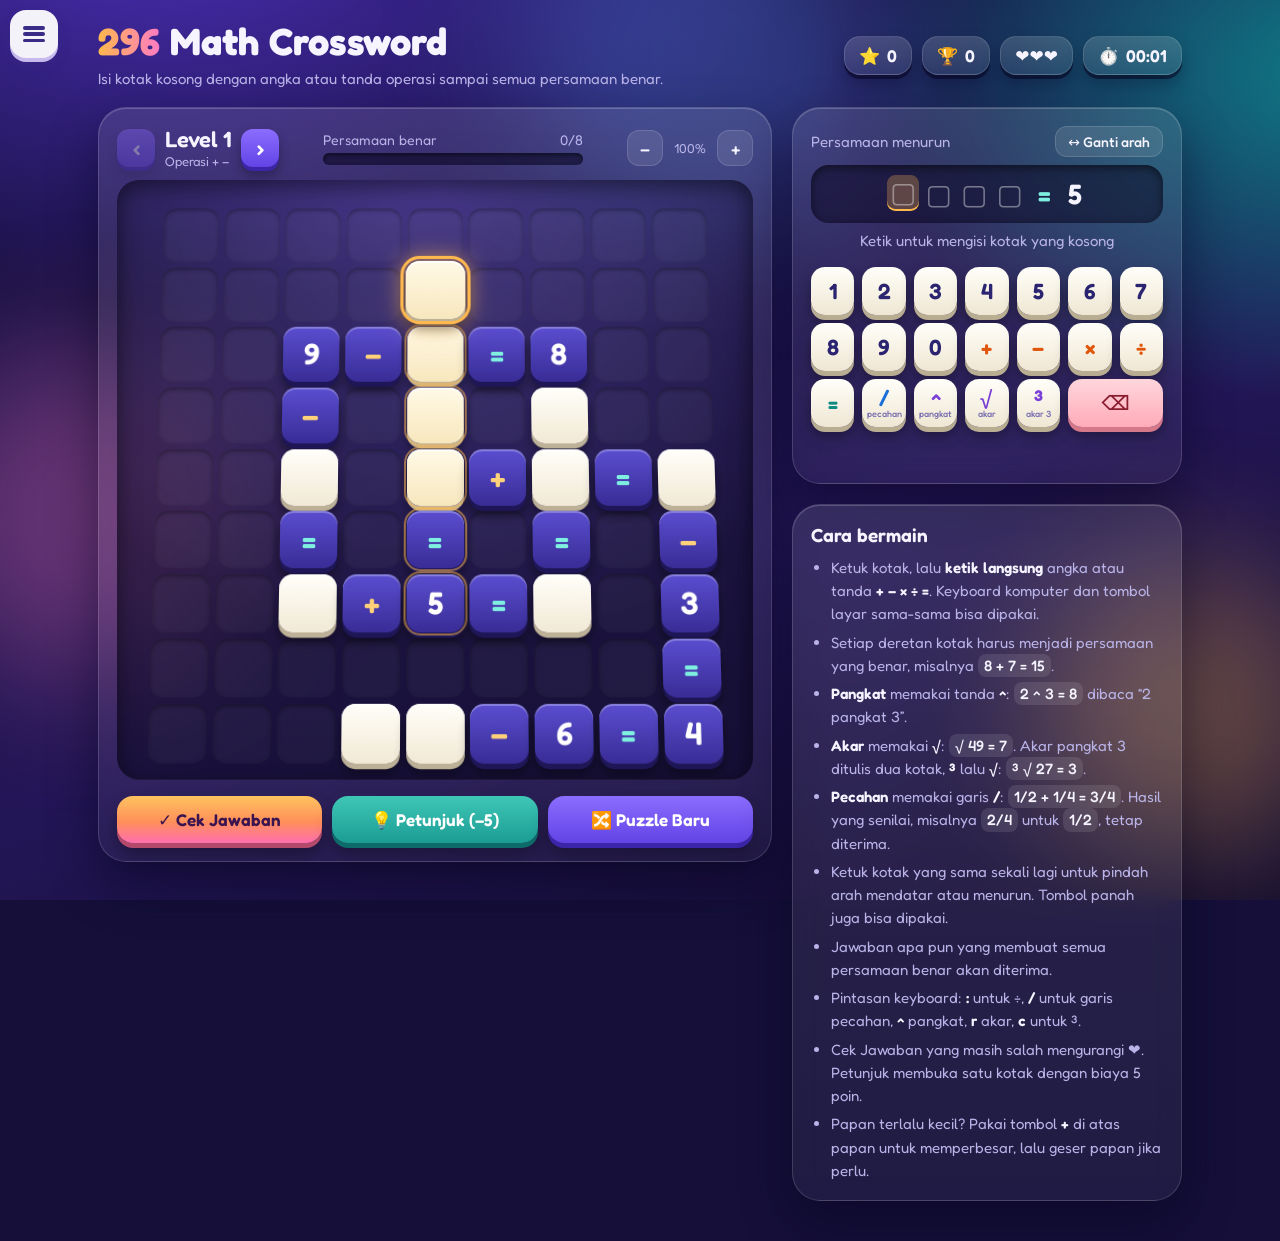
<file: kids/math-crossword.html>
<!DOCTYPE html>
<html lang="id">
<head>
<meta charset="UTF-8">
<meta name="viewport" content="width=device-width,initial-scale=1,viewport-fit=cover">
<meta name="theme-color" content="#150f3a">
<title>296 Math Crossword</title>
<link rel="preconnect" href="https://fonts.googleapis.com">
<link rel="preconnect" href="https://fonts.gstatic.com" crossorigin>
<link href="https://fonts.googleapis.com/css2?family=Fredoka:wght@400;500;600;700&display=swap" rel="stylesheet">
<style>
:root{
  --cs:48px;--dockH:300px;
  --ink:#f6f4ff;--muted:#b9b3e8;--line:rgba(255,255,255,.14);
  --amber:#ffb84d;--pink:#ff7ac6;--violet:#7c5cff;--good:#34d399;--bad:#fb7185;
  --font:'Fredoka','Nunito',ui-rounded,'Segoe UI',system-ui,sans-serif;
}
*{box-sizing:border-box;-webkit-tap-highlight-color:transparent}
html{background:#150f3a;-webkit-text-size-adjust:100%;text-size-adjust:100%}
html,body{margin:0}
button{touch-action:manipulation}
body{
  font-family:var(--font);color:var(--ink);min-height:100vh;min-height:100dvh;overflow-x:hidden;position:relative;
}
/* latar dibuat fixed lewat pseudo-elemen agar stabil di iOS */
body::before{
  content:"";position:fixed;inset:0;z-index:0;pointer-events:none;
  background:
    radial-gradient(1100px 650px at 12% -10%,#4b2fb8 0%,transparent 60%),
    radial-gradient(900px 600px at 105% 8%,#0e7c86 0%,transparent 55%),
    linear-gradient(160deg,#150f3a,#231657 60%,#120c30);
}
.blobs{position:fixed;inset:0;pointer-events:none;z-index:0;overflow:hidden}
.blobs span{position:absolute;border-radius:50%;filter:blur(70px);opacity:.32;animation:drift 16s ease-in-out infinite alternate}
.blobs span:nth-child(1){width:340px;height:340px;background:#ff7ac6;left:-80px;top:38%}
.blobs span:nth-child(2){width:300px;height:300px;background:#ffb84d;right:-60px;top:62%;animation-delay:-5s}
.blobs span:nth-child(3){width:380px;height:380px;background:#5b8cff;left:40%;top:-140px;animation-delay:-9s}
@keyframes drift{to{transform:translate(50px,-40px) scale(1.15)}}

.app{
  position:relative;z-index:1;max-width:1120px;margin:0 auto;
  padding:22px max(18px,env(safe-area-inset-right)) 40px max(18px,env(safe-area-inset-left));
}
.top{display:flex;justify-content:space-between;align-items:center;gap:16px;margin-bottom:18px;flex-wrap:wrap}
.brand{animation:rise .7s cubic-bezier(.2,1.2,.3,1) backwards;min-width:0}
.brand h1{margin:0;font-size:clamp(24px,4.4vw,38px);font-weight:700;letter-spacing:.2px;line-height:1.05}
.brand h1 b{background:linear-gradient(90deg,var(--amber),var(--pink));-webkit-background-clip:text;background-clip:text;color:transparent}
.brand p{margin:6px 0 0;color:var(--muted);font-size:clamp(13px,1.9vw,15px);line-height:1.4}
.stats{display:flex;gap:10px;flex-wrap:wrap}
.pill{
  display:flex;align-items:center;gap:7px;padding:8px 14px;border-radius:16px;font-weight:600;font-size:17px;white-space:nowrap;
  background:linear-gradient(180deg,rgba(255,255,255,.16),rgba(255,255,255,.07));
  border:1px solid var(--line);box-shadow:0 4px 0 rgba(8,4,32,.55),0 10px 18px rgba(8,4,32,.3);
  animation:pillIn .6s cubic-bezier(.2,1.4,.4,1) backwards;
}
.pill:nth-child(2){animation-delay:.08s}.pill:nth-child(3){animation-delay:.16s}.pill:nth-child(4){animation-delay:.24s}
.pill.bump{animation:bump .4s cubic-bezier(.2,1.6,.4,1)}
.pill small{font-weight:500;color:var(--muted);font-size:13px}

/* ---------- Tata letak (mobile-first) ---------- */
.layout{display:grid;grid-template-columns:minmax(0,1fr);gap:16px;align-items:start}
.layout>*{min-width:0}
.card{
  background:linear-gradient(180deg,rgba(255,255,255,.11),rgba(255,255,255,.05));
  border:1px solid var(--line);border-radius:clamp(20px,4vw,28px);padding:clamp(10px,2.6vw,18px);
  backdrop-filter:blur(14px);-webkit-backdrop-filter:blur(14px);
  box-shadow:0 22px 50px rgba(5,2,25,.45),inset 0 1px 0 rgba(255,255,255,.2);
  animation:rise .75s cubic-bezier(.2,1.15,.3,1) backwards;
}
.side .card:nth-child(2){animation-delay:.12s}

.head{display:flex;align-items:center;justify-content:space-between;gap:10px 14px;flex-wrap:wrap;margin-bottom:10px}
.lv{display:flex;align-items:center;gap:10px;min-width:0}
.lv h2{margin:0;font-size:clamp(18px,3vw,22px);font-weight:600}
.lv small{display:block;color:var(--muted);font-size:13px;font-weight:400;margin-top:1px;line-height:1.3}
.step{
  flex:none;width:38px;height:38px;border:0;border-radius:12px;font:600 20px var(--font);color:#fff;cursor:pointer;
  background:linear-gradient(180deg,#8b6dff,#6244e6);box-shadow:0 4px 0 #3b25a8,0 8px 12px rgba(0,0,0,.3);
  transition:transform .08s,box-shadow .08s,opacity .2s;
}
.step:active{transform:translateY(3px);box-shadow:0 1px 0 #3b25a8}
.step:disabled{opacity:.35;cursor:not-allowed}
.prog{min-width:150px;flex:1 1 150px;max-width:260px}
.prog .t{font-size:14px;color:var(--muted);margin-bottom:5px;display:flex;justify-content:space-between;gap:8px}
.prog .bar{height:12px;border-radius:99px;background:rgba(6,3,28,.55);box-shadow:inset 0 2px 4px rgba(0,0,0,.5);overflow:hidden}
.prog .bar i{display:block;height:100%;width:0;border-radius:99px;background:linear-gradient(90deg,var(--amber),var(--pink));box-shadow:0 0 12px rgba(255,150,120,.7);transition:width .6s cubic-bezier(.2,1.2,.3,1)}
.zoom{display:flex;align-items:center;gap:6px;flex:none}
.zoom .mini{width:36px;height:36px;padding:0;display:grid;place-items:center;font-size:18px;line-height:1}
.zoom .mini:disabled{opacity:.35;cursor:not-allowed}
.zoom output{min-width:42px;text-align:center;font-size:13px;color:var(--muted)}

.stage{
  perspective:1100px;display:block;padding:clamp(8px,2vw,18px) clamp(4px,1.2vw,8px) clamp(12px,2.6vw,24px);border-radius:clamp(16px,3vw,22px);
  background:radial-gradient(circle at 50% 0%,rgba(124,92,255,.22),rgba(8,4,32,.55) 70%);
  box-shadow:inset 0 6px 22px rgba(0,0,0,.5),inset 0 -1px 0 rgba(255,255,255,.06);
  overflow-x:auto;overflow-y:hidden;-webkit-overflow-scrolling:touch;overscroll-behavior-x:contain;
}
#board{width:max-content;margin:0 auto;
  display:grid;grid-template-columns:repeat(var(--n,7),var(--cs));gap:calc(var(--cs)*.1);
  transform-style:preserve-3d;user-select:none;-webkit-user-select:none;touch-action:manipulation;
}
.void{width:var(--cs);height:var(--cs);border-radius:calc(var(--cs)*.24);background:rgba(255,255,255,.035);box-shadow:inset 0 2px 4px rgba(0,0,0,.35)}

.tile{
  --d:calc(var(--cs)*.09);--edge:#bdb197;
  width:var(--cs);height:var(--cs);border-radius:calc(var(--cs)*.24);position:relative;cursor:pointer;
  display:grid;place-items:center;font-size:calc(var(--cs)*.54);font-weight:600;line-height:1;color:#2b2470;
  background:linear-gradient(180deg,#fffef9 0%,#f1e9d5 100%);
  box-shadow:0 var(--d) 0 var(--edge),0 calc(var(--d)*1.9) calc(var(--d)*2.2) rgba(0,0,0,.4),inset 0 2px 0 rgba(255,255,255,.9);
  transition:transform .14s cubic-bezier(.2,1.5,.4,1),background .25s,box-shadow .25s,outline-color .2s;
  animation:tileIn .6s cubic-bezier(.2,1.35,.4,1) backwards;animation-delay:var(--dl,0ms);
}
@media(hover:hover){.tile:hover{transform:translateY(-2px)}}
.tile[data-k="d"]{color:#2b2470}
.tile[data-k="o"]{color:#e0570c}
.tile[data-k="e"]{color:#0c8a82}
.tile[data-k="x"]{color:#7a3fd6}
.tile[data-k="f"]{color:#1d6fd8}
.tile.given{background:linear-gradient(180deg,#5a4ed0,#392c96);--edge:#1e1656;color:#fff;box-shadow:0 var(--d) 0 var(--edge),0 calc(var(--d)*1.9) calc(var(--d)*2.2) rgba(0,0,0,.45),inset 0 2px 0 rgba(255,255,255,.28)}
.tile.given[data-k="o"]{color:#ffd27a}
.tile.given[data-k="e"]{color:#7ff0e0}
.tile.given[data-k="x"]{color:#e6bbff}
.tile.given[data-k="f"]{color:#9fceff}
.tile.inword{outline:calc(var(--cs)*.05) solid rgba(255,184,77,.55);outline-offset:1px}
.tile.inword:not(.given):not(.hint):not(.ok):not(.wrong){background:linear-gradient(180deg,#fff9e6,#f7e7bd)}
.tile.sel{transform:translateY(calc(var(--cs)*-.09)) scale(1.07);outline:calc(var(--cs)*.06) solid var(--amber);outline-offset:2px;z-index:3;filter:drop-shadow(0 0 10px rgba(255,184,77,.65))}
.tile.hint{background:linear-gradient(180deg,#e2f2ff,#b8dcff);--edge:#78b0ea;color:#1b4f8f}
.tile.ok:not(.given){background:linear-gradient(180deg,#dcfbe9,#a6efc5);--edge:#54bf86;color:#0b6b3a}
.tile.wrong{background:linear-gradient(180deg,#ffe4e8,#ffb9c3);--edge:#e98a99;color:#b4233b}
.tile .ch{display:inline-block}
.tile .ch.pop{animation:typePop .3s cubic-bezier(.2,1.6,.4,1)}
.tile .ch.shake{animation:shake .45s}
.tile .ch.cheer{animation:cheer .6s cubic-bezier(.2,1.5,.4,1) var(--cd,0ms) backwards}
.tile .ch.wave{animation:wave .8s ease-in-out var(--cd,0ms) 2}

.actions{display:grid;grid-template-columns:repeat(auto-fit,minmax(min(100%,130px),1fr));gap:10px;margin-top:16px}
.btn{
  min-width:0;border:0;border-radius:16px;padding:13px 12px;font:600 17px var(--font);cursor:pointer;color:#fff;
  transition:transform .08s,box-shadow .08s,filter .2s;
}
.btn:hover{filter:brightness(1.07)}
.btn.p{background:linear-gradient(180deg,#ffc35f,#ff8f5a 55%,#ff6fae);color:#3a1450;box-shadow:0 5px 0 #b34a6b,0 12px 18px rgba(0,0,0,.35)}
.btn.s{background:linear-gradient(180deg,#8b6dff,#6244e6);box-shadow:0 5px 0 #3b25a8,0 12px 18px rgba(0,0,0,.3)}
.btn.g{background:linear-gradient(180deg,#3fc7b6,#1b9c94);box-shadow:0 5px 0 #0d6b69,0 12px 18px rgba(0,0,0,.3)}
.btn:active{transform:translateY(4px);box-shadow:0 1px 0 rgba(0,0,0,.4)}
.btn:focus-visible,.step:focus-visible,.key:focus-visible,.mini:focus-visible{outline:3px solid #fff;outline-offset:2px}

.side{display:flex;flex-direction:column;gap:20px}
.eqbar{margin-bottom:14px}
.eqhead{display:flex;justify-content:space-between;align-items:center;gap:8px;margin-bottom:8px;color:var(--muted);font-size:15px}
.mini{border:1px solid var(--line);background:rgba(255,255,255,.1);color:var(--ink);border-radius:12px;padding:6px 12px;font:500 14px var(--font);cursor:pointer;transition:background .2s,transform .1s;white-space:nowrap}
.mini:hover{background:rgba(255,255,255,.2)}.mini:active{transform:scale(.94)}
.eq{
  display:flex;align-items:center;justify-content:center;flex-wrap:nowrap;gap:.12em;min-height:58px;padding:8px 10px;border-radius:18px;overflow:hidden;white-space:nowrap;
  background:rgba(8,4,32,.5);box-shadow:inset 0 3px 10px rgba(0,0,0,.5);font-size:28px;font-weight:600;
}
.eqc{min-width:.85em;text-align:center;border-radius:.3em;padding:0 .1em;transition:background .2s,transform .2s}
.eqc.cur{background:rgba(255,184,77,.28);transform:translateY(-2px);box-shadow:0 2px 0 var(--amber)}
.eqc.o,.eqc.e,.eqc.x,.eqc.f{margin:0 .12em}
.eqc.o{color:#ffb073}.eqc.e{color:#7ff0e0}.eqc.x{color:#dcaaff}.eqc.f{color:#8fc4ff}
.eqc.blank{color:rgba(255,255,255,.4)}
.badge{margin-top:8px;text-align:center;font-size:15px;color:var(--muted);min-height:22px}
.badge.ok{color:var(--good)}.badge.no{color:var(--bad)}

.keys{display:grid;grid-template-columns:repeat(7,minmax(0,1fr));gap:8px}
.key{
  position:relative;border:0;border-radius:14px;height:48px;font:600 22px var(--font);color:#2b2470;cursor:pointer;padding:0;
  background:linear-gradient(180deg,#fffef9,#efe7d3);box-shadow:0 5px 0 #b9ad92,0 9px 14px rgba(0,0,0,.35);
  transition:transform .08s,box-shadow .08s;animation:keyIn .5s cubic-bezier(.2,1.5,.4,1) backwards;animation-delay:var(--dl,0ms);
}
.key:active{transform:translateY(4px);box-shadow:0 1px 0 #b9ad92,0 3px 6px rgba(0,0,0,.35)}
.key.o{color:#e0570c}.key.e{color:#0c8a82}.key.x{color:#7a3fd6}.key.f{color:#1d6fd8}
.key.sp{display:flex;flex-direction:column;align-items:center;justify-content:center;gap:1px;line-height:1}
.key.sp .g{font-size:21px;line-height:1}
.key.sp .cap{font:500 9px/1 var(--font);color:#7a6fb0;letter-spacing:0}
.key.wide{grid-column:span 2}
.key.del{background:linear-gradient(180deg,#ffd6dc,#ffabb8);box-shadow:0 5px 0 #d5788a,0 9px 14px rgba(0,0,0,.35);color:#8a1c30;font-size:20px}
.key.del:active{box-shadow:0 1px 0 #d5788a}
.msg{min-height:26px;margin-top:12px;text-align:center;font-weight:600;font-size:16px}
.msg.good{color:var(--good)}.msg.bad{color:var(--bad)}.msg.info{color:var(--amber)}
.msg.show{animation:typePop .35s cubic-bezier(.2,1.6,.4,1)}

.how h3{margin:0 0 10px;font-size:19px;font-weight:600}
.how ul{margin:0;padding-left:20px;color:var(--muted);font-size:15px;line-height:1.55}
.how li+li{margin-top:5px}
.how b{color:var(--ink);font-weight:600}
.how .ex{display:inline-block;padding:0 6px;border-radius:8px;background:rgba(255,255,255,.1);color:var(--ink);font-weight:500;white-space:nowrap}

.modal{position:fixed;inset:0;z-index:50;display:grid;place-items:center;padding:16px max(16px,env(safe-area-inset-right)) 16px max(16px,env(safe-area-inset-left));background:rgba(8,4,32,.62);backdrop-filter:blur(8px);-webkit-backdrop-filter:blur(8px);animation:fade .25s;overflow:auto}
.modal[hidden]{display:none}
.sheet{width:min(420px,100%);max-height:calc(100dvh - 32px);overflow:auto;text-align:center;padding:26px 22px 22px;border-radius:30px;background:linear-gradient(180deg,#3a2a8f,#241a63);border:1px solid var(--line);box-shadow:0 30px 70px rgba(0,0,0,.6),inset 0 1px 0 rgba(255,255,255,.25);animation:sheetIn .6s cubic-bezier(.2,1.4,.35,1)}
.sheet .emoji{font-size:60px;line-height:1;animation:float 2.2s ease-in-out infinite}
.sheet h2{margin:8px 0 6px;font-size:28px;font-weight:700}
.sheet p{margin:0 0 14px;color:var(--muted);font-size:16px}
.stat{display:grid;grid-template-columns:repeat(3,1fr);gap:8px;margin-bottom:16px}
.stat div{background:rgba(8,4,32,.45);border-radius:16px;padding:10px 6px;box-shadow:inset 0 2px 6px rgba(0,0,0,.4)}
.stat b{display:block;font-size:22px}.stat small{color:var(--muted);font-size:13px}
.mbtns{display:flex;gap:10px;flex-wrap:wrap}
.mbtns .btn{flex:1 1 130px}
#confetti{position:fixed;inset:0;pointer-events:none;overflow:hidden;z-index:60}
#confetti i{position:absolute;top:-20px;width:10px;height:16px;border-radius:3px;animation:fall linear forwards}

@keyframes rise{from{opacity:0;transform:translateY(34px) scale(.96)}to{opacity:1;transform:none}}
@keyframes pillIn{from{opacity:0;transform:translateY(-18px) scale(.6)}to{opacity:1;transform:none}}
@keyframes bump{40%{transform:scale(1.18) rotate(-3deg)}100%{transform:none}}
@keyframes tileIn{from{opacity:0;transform:translateY(30px) rotateX(-80deg) scale(.5)}to{opacity:1;transform:none}}
@keyframes keyIn{from{opacity:0;transform:translateY(24px) scale(.5)}to{opacity:1;transform:none}}
@keyframes typePop{0%{transform:scale(.55) rotate(-10deg)}60%{transform:scale(1.25) rotate(3deg)}100%{transform:none}}
@keyframes shake{0%,100%{transform:none}20%{transform:translateX(-5px) rotate(-6deg)}40%{transform:translateX(5px) rotate(6deg)}60%{transform:translateX(-4px)}80%{transform:translateX(3px)}}
@keyframes cheer{0%{transform:translateY(0) scale(1)}45%{transform:translateY(-14px) scale(1.3) rotate(-8deg)}100%{transform:none}}
@keyframes wave{0%,100%{transform:none}50%{transform:translateY(-12px) scale(1.2)}}
@keyframes fade{from{opacity:0}}
@keyframes sheetIn{from{opacity:0;transform:translateY(60px) scale(.7) rotateX(30deg)}to{opacity:1;transform:none}}
@keyframes float{50%{transform:translateY(-8px)}}
@keyframes fall{to{transform:translate(var(--x),108vh) rotate(720deg)}}

/* ---------- Layar lebar: dua kolom (laptop, desktop, tablet landscape) ---------- */
@media(min-width:900px){
  .layout{grid-template-columns:minmax(0,1fr) clamp(320px,33vw,390px);gap:20px}
}
@media(min-width:900px) and (hover:hover){
  #board{transform:rotateX(7deg)}
}

/* ---------- Layar sempit: papan di atas, keypad menempel di bawah ---------- */
@media(max-width:899.98px){
  .app{padding-top:16px;padding-right:max(12px,env(safe-area-inset-right));padding-left:max(12px,env(safe-area-inset-left));padding-bottom:calc(var(--dockH,300px) + 28px)}
  .side{display:contents}
  .how{order:3}
  .dock{
    position:fixed;left:0;right:0;bottom:0;z-index:20;border-radius:26px 26px 0 0;
    padding:10px max(12px,env(safe-area-inset-right)) calc(10px + env(safe-area-inset-bottom,0px)) max(12px,env(safe-area-inset-left));
    background:linear-gradient(180deg,rgba(45,30,120,.96),rgba(26,17,78,.98));
  }
  .dock>*{width:100%;max-width:560px;margin-left:auto;margin-right:auto}
  .eqbar{margin-bottom:8px}
  .eq{min-height:44px;padding:6px 8px}
  .badge{display:none}
  .keys{gap:6px}
  .key{height:46px;font-size:21px;border-radius:12px}
  .msg{margin-top:8px;min-height:20px;font-size:14px}
}
@media(max-width:899.98px) and (max-height:720px){
  .key{height:40px;font-size:19px}
  .key.sp .g{font-size:18px}
  .eq{min-height:38px}
  .eqhead{margin-bottom:4px;font-size:14px}
  .eqbar{margin-bottom:6px}
  .msg{margin-top:6px;min-height:18px}
}
@media(max-width:520px){
  .top{gap:12px;margin-bottom:12px}
  .stats{width:100%;display:grid;grid-template-columns:repeat(4,minmax(0,1fr));gap:6px}
  .pill{justify-content:center;padding:6px 4px;font-size:14px;border-radius:14px;gap:4px;box-shadow:0 3px 0 rgba(8,4,32,.55),0 8px 14px rgba(8,4,32,.3)}
  .btn{font-size:15px;padding:12px 8px}
  .prog{max-width:none}
  .how h3{font-size:17px}.how ul{font-size:14px}
}
@media(max-width:360px){
  .pill{font-size:12.5px;padding:6px 2px}
  .step{width:34px;height:34px}
  .zoom .mini{width:32px;height:32px}
  .key{font-size:18px}
}

/* ---------- HP landscape / layar pendek: papan kiri, keypad menempel di kanan ---------- */
@media(max-height:540px) and (orientation:landscape){
  .app{padding-top:10px;padding-bottom:24px}
  .top{margin-bottom:10px}
  .brand p{display:none}
  .layout{grid-template-columns:minmax(0,1fr) clamp(250px,38vw,330px);gap:12px}
  .side{display:flex;flex-direction:column;gap:12px;align-self:stretch}
  .how{order:0}
  .dock{
    position:sticky;top:8px;bottom:auto;left:auto;right:auto;z-index:5;border-radius:22px;padding:10px;
    background:linear-gradient(180deg,rgba(255,255,255,.14),rgba(255,255,255,.07));
  }
  .dock>*{max-width:none}
  .key{height:38px;font-size:18px}
  .key.sp .g{font-size:17px}
  .eq{min-height:36px}
  #board{transform:none}
}
@media(prefers-reduced-motion:reduce){*,*::before,*::after{animation-duration:.01ms!important;animation-delay:0ms!important;animation-iteration-count:1!important;transition-duration:.01ms!important;scroll-behavior:auto!important}}
</style>
</head>
<body>
<div class="blobs"><span></span><span></span><span></span></div>
<div id="confetti"></div>

<div class="app">
  <header class="top">
    <div class="brand">
      <h1><b>296</b> Math Crossword</h1>
      <p>Isi kotak kosong dengan angka atau tanda operasi sampai semua persamaan benar.</p>
    </div>
    <div class="stats">
      <div class="pill" id="pScore">⭐ <span id="score">0</span></div>
      <div class="pill" id="pBest">🏆 <span id="best">0</span></div>
      <div class="pill"><span id="lives">❤️❤️❤️</span></div>
      <div class="pill">⏱️ <span id="time">00:00</span></div>
    </div>
  </header>

  <div class="layout">
    <section class="card">
      <div class="head">
        <div class="lv">
          <button class="step" id="lvDown" aria-label="Level sebelumnya">‹</button>
          <div><h2>Level <span id="level">1</span></h2><small id="lvOps">Operasi + −</small></div>
          <button class="step" id="lvUp" aria-label="Level berikutnya">›</button>
        </div>
        <div class="prog">
          <div class="t"><span>Persamaan benar</span><span id="progTxt">0/0</span></div>
          <div class="bar"><i id="progBar"></i></div>
        </div>
        <div class="zoom" role="group" aria-label="Ukuran papan">
          <button class="mini" id="zoomOut" aria-label="Kecilkan papan">−</button>
          <output id="zoomTxt" aria-live="polite">100%</output>
          <button class="mini" id="zoomIn" aria-label="Besarkan papan">+</button>
        </div>
      </div>
      <div class="stage" id="stage"><div id="board" role="grid" aria-label="Papan teka-teki silang matematika"></div></div>
      <div class="actions">
        <button class="btn p" id="checkBtn">✓ Cek Jawaban</button>
        <button class="btn g" id="hintBtn">💡 Petunjuk (−5)</button>
        <button class="btn s" id="newBtn">🔀 Puzzle Baru</button>
      </div>
    </section>

    <aside class="side">
      <div class="card dock">
        <div class="eqbar">
          <div class="eqhead"><span id="eqLabel">Pilih sebuah kotak</span><button class="mini" id="dirBtn">↔ Ganti arah</button></div>
          <div class="eq" id="eq"></div>
          <div class="badge" id="badge"></div>
        </div>
        <div class="keys" id="keys"></div>
        <div class="msg" id="msg"></div>
      </div>
      <div class="card how">
        <h3>Cara bermain</h3>
        <ul>
          <li>Ketuk kotak, lalu <b>ketik langsung</b> angka atau tanda <b>+ − × ÷ =</b>. Keyboard komputer dan tombol layar sama-sama bisa dipakai.</li>
          <li>Setiap deretan kotak harus menjadi persamaan yang benar, misalnya <span class="ex">8 + 7 = 15</span>.</li>
          <li><b>Pangkat</b> memakai tanda <b>^</b>: <span class="ex">2 ^ 3 = 8</span> dibaca “2 pangkat 3”.</li>
          <li><b>Akar</b> memakai <b>√</b>: <span class="ex">√ 49 = 7</span>. Akar pangkat 3 ditulis dua kotak, <b>³</b> lalu <b>√</b>: <span class="ex">³ √ 27 = 3</span>.</li>
          <li><b>Pecahan</b> memakai garis <b>/</b>: <span class="ex">1/2 + 1/4 = 3/4</span>. Hasil yang senilai, misalnya <span class="ex">2/4</span> untuk <span class="ex">1/2</span>, tetap diterima.</li>
          <li>Ketuk kotak yang sama sekali lagi untuk pindah arah mendatar atau menurun. Tombol panah juga bisa dipakai.</li>
          <li>Jawaban apa pun yang membuat semua persamaan benar akan diterima.</li>
          <li>Pintasan keyboard: <b>:</b> untuk ÷, <b>/</b> untuk garis pecahan, <b>^</b> pangkat, <b>r</b> akar, <b>c</b> untuk ³.</li>
          <li>Cek Jawaban yang masih salah mengurangi ❤️. Petunjuk membuka satu kotak dengan biaya 5 poin.</li>
          <li>Papan terlalu kecil? Pakai tombol <b>+</b> di atas papan untuk memperbesar, lalu geser papan jika perlu.</li>
        </ul>
      </div>
    </aside>
  </div>
</div>

<div class="modal" id="modal" hidden>
  <div class="sheet">
    <div class="emoji" id="mEmoji"></div>
    <h2 id="mTitle"></h2>
    <div id="mBody"></div>
    <div class="mbtns" id="mBtns"></div>
  </div>
</div>

<script>
(()=>{
'use strict';

/* ---------- Konfigurasi level ----------
   mix : bobot jenis soal  b=dasar (+ − × ÷)  p=pangkat  r=akar  f=pecahan
   pw  : pangkat yang dipakai   rt : akar yang dipakai (2 = √, 3 = ³√)
   fk  : jenis soal pecahan     flip: peluang persamaan dibalik (hasil = ...) */
const FK_ALL=['eq','same','diff','mulint','mul','div'];
const LEVELS=[
  {n:9, ops:'+−',   max:12, words:9,  pd:.45, po:.22, pe:0,   mix:{b:1}},
  {n:10,ops:'+−×',  max:15, words:12, pd:.48, po:.26, pe:0,   mix:{b:1}},
  {n:11,ops:'+−×÷', max:20, words:14, pd:.50, po:.30, pe:.04, mix:{b:1}},
  {n:11,ops:'+−×÷', max:20, words:14, pd:.50, po:.32, pe:.04, mix:{b:3,p:2}, pw:[2]},
  {n:11,ops:'+−×÷', max:30, words:15, pd:.52, po:.32, pe:.06, mix:{b:2,p:1,r:2}, pw:[2], rt:[2], flip:.2},
  {n:11,ops:'+−',   max:20, words:14, pd:.50, po:.32, pe:.05, mix:{b:2,f:3}, fk:['eq','same'], flip:.2},
  {n:12,ops:'+−×÷', max:40, words:16, pd:.52, po:.34, pe:.08, mix:{b:2,p:2,r:2}, pw:[2,3], rt:[2,3], flip:.25},
  {n:12,ops:'+−×',  max:30, words:16, pd:.54, po:.35, pe:.08, mix:{b:1,f:3}, fk:['eq','same','diff','mulint'], flip:.25},
  {n:12,ops:'+−×÷', max:60, words:18, pd:.55, po:.36, pe:.10, mix:{b:1,p:1,r:1,f:4}, pw:[2,3], rt:[2,3], fk:['eq','same','diff','mulint'], flip:.3},
  {n:13,ops:'+−×÷', max:99, words:20, pd:.58, po:.38, pe:.12, mix:{b:1,p:1,r:1,f:5}, pw:[2,3,4], rt:[2,3], fk:['eq','same','diff','mulint','mul'], flip:.3},
  {n:13,ops:'+−×÷', max:99, words:22, pd:.60, po:.40, pe:.14, mix:{b:1,p:1,r:1,f:5}, pw:[2,3,4], rt:[2,3], fk:FK_ALL, flip:.3},
  {n:13,ops:'+−×÷', max:99, words:24, pd:.62, po:.42, pe:.16, mix:{b:1,p:1,r:1,f:5}, pw:[2,3,4], rt:[2,3], fk:FK_ALL, flip:.35}
];
const MAXLV=LEVELS.length;
const opsLabel=L=>{
  const p=[L.ops.split('').join(' ')];
  if(L.mix.p)p.push('pangkat');
  if(L.mix.r)p.push('akar');
  if(L.mix.f)p.push('pecahan');
  return 'Operasi '+p.join(' • ');
};

/* ---------- Util ---------- */
const $=s=>document.querySelector(s);
const rand=(a,b)=>Math.floor(Math.random()*(b-a+1))+a;
const pick=a=>a[rand(0,a.length-1)];
const pickW=o=>{const k=Object.keys(o);let r=Math.random()*k.reduce((s,x)=>s+o[x],0);for(const x of k){r-=o[x];if(r<0)return x}return k[0]};
/* d=angka  o=+ − × ÷  e='='  f=garis pecahan  x=pangkat/akar */
const kind=ch=>/\d/.test(ch)?'d':(ch==='='?'e':(ch==='/'?'f':('^√³'.includes(ch)?'x':'o')));
const store={
  get(k,d){try{const v=localStorage.getItem(k);return v===null?d:JSON.parse(v)}catch(e){return d}},
  set(k,v){try{localStorage.setItem(k,JSON.stringify(v))}catch(e){}}
};

/* ---------- Validasi persamaan (aritmetika pecahan eksak) ---------- */
const B=BigInt;
const bgcd=(a,b)=>{while(b){[a,b]=[b,a%b]}return a<0n?-a:a};
const Q=(n,d)=>{
  if(d===0n)return null;
  if(d<0n){n=-n;d=-d}
  const g=bgcd(n,d)||1n;
  return {n:n/g,d:d/g};
};
/* bentuk satu suku: angka | angka/angka | angka^angka | √angka | ³√angka */
const PR=/^(?:(³?√)(0|[1-9]\d{0,9})|(0|[1-9]\d{0,9})(?:\^(0|[1-9]\d?)|\/(0|[1-9]\d{0,9}))?)$/;
function iroot(a,k){
  const x=Math.round(Math.pow(Number(a),1/k));
  for(let r=Math.max(0,x-1);r<=x+1;r++){if(B(r)**B(k)===a)return B(r)}
  return null;
}
function prim(t){
  const m=PR.exec(t);if(!m)return null;
  if(m[1]){
    const r=iroot(B(m[2]),m[1]==='√'?2:3);
    return r===null?null:{v:Q(r,1n),ops:1,frac:false};
  }
  const a=B(m[3]);
  if(m[4]!==undefined){
    const e=B(m[4]);
    if(a===0n&&e===0n)return null;
    return {v:Q(a**e,1n),ops:1,frac:false};
  }
  if(m[5]!==undefined){const v=Q(a,B(m[5]));return v?{v,ops:0,frac:true}:null}
  return {v:Q(a,1n),ops:0,frac:false};
}
function apply(x,op,y){
  if(!x||!y)return null;
  switch(op){
    case '+':return Q(x.n*y.d+y.n*x.d,x.d*y.d);
    case '−':return Q(x.n*y.d-y.n*x.d,x.d*y.d);
    case '×':return Q(x.n*y.n,x.d*y.d);
    case '÷':return y.n===0n?null:Q(x.n*y.d,x.d*y.n);
  }
  return null;
}
/* Persamaan sah: tepat satu operasi (+ − × ÷ ^ √ ³√), atau kesamaan dua pecahan senilai */
function validEq(s){
  const p=s.split('=');
  if(p.length!==2)return false;
  let ops=0,frac=false;const vals=[];
  for(const side of p){
    const t=side.split(/([+−×÷])/);
    if(t.length!==1&&t.length!==3)return false;
    const a=prim(t[0]);if(!a||!a.v)return false;
    ops+=a.ops;frac=frac||a.frac;
    if(t.length===1){vals.push(a.v);continue}
    const b=prim(t[2]);if(!b||!b.v)return false;
    ops+=1+b.ops;frac=frac||b.frac;
    const v=apply(a.v,t[1],b.v);if(!v)return false;
    vals.push(v);
  }
  if(!(ops===1||(ops===0&&frac)))return false;
  return vals[0].n===vals[1].n&&vals[0].d===vals[1].d;
}

/* ---------- Pembuat persamaan ---------- */
const gcdN=(a,b)=>b?gcdN(b,a%b):a;
const fu=(n,d)=>n+'/'+d;
const fs=(n,d)=>{const g=gcdN(n,d);n/=g;d/=g;return d===1?''+n:n+'/'+d};

function genBasic(L){
  const op=L.ops[rand(0,L.ops.length-1)];
  let a,b,c;
  if(op==='+'){a=rand(1,L.max);b=rand(1,L.max);c=a+b}
  else if(op==='−'){a=rand(2,L.max);b=rand(1,a-1);c=a-b}
  else if(op==='×'){const m=Math.min(12,Math.max(3,Math.round(L.max/4)));a=rand(2,m);b=rand(2,Math.min(9,m));c=a*b}
  else{const bb=rand(2,9);const cc=rand(2,Math.max(3,Math.min(12,Math.round(L.max/bb))));a=bb*cc;b=bb;c=cc}
  if(a>99||c>99)return null;
  return a+op+b+'='+c;
}
function genPow(L){
  const e=pick(L.pw);let a;
  if(e===2)a=rand(2,Math.min(15,Math.max(5,Math.round(L.max/3))));
  else if(e===3)a=rand(2,L.max>=40?9:6);
  else a=rand(2,4);
  return a+'^'+e+'='+Math.pow(a,e);
}
function genRoot(L){
  const e=pick(L.rt);
  if(e===2){const c=rand(2,Math.min(15,Math.max(6,Math.round(L.max/3))));return '√'+c*c+'='+c}
  const c=rand(2,L.max>=40?9:6);
  return '³√'+c*c*c+'='+c;
}
function genFrac(L){
  const k=pick(L.fk);let a,b,c,d,m,d1,d2;
  switch(k){
    case 'eq':{ /* pecahan senilai */
      d=rand(2,6);do{a=rand(1,d-1)}while(gcdN(a,d)>1);
      m=rand(2,4);
      return fu(a,d)+'='+fu(a*m,d*m);
    }
    case 'same':{ /* penyebut sama */
      d=rand(3,9);
      if(Math.random()<.5){a=rand(1,d-2);b=rand(1,d-1-a);return fu(a,d)+'+'+fu(b,d)+'='+fu(a+b,d)}
      a=rand(2,d-1);b=rand(1,a-1);
      return fu(a,d)+'−'+fu(b,d)+'='+fu(a-b,d);
    }
    case 'diff':{ /* penyebut berbeda */
      d1=rand(2,6);do{d2=rand(2,6)}while(d2===d1);
      a=rand(1,d1-1);b=rand(1,d2-1);
      if(Math.random()<.65)return fu(a,d1)+'+'+fu(b,d2)+'='+fs(a*d2+b*d1,d1*d2);
      if(a*d2<b*d1){[a,b]=[b,a];[d1,d2]=[d2,d1]}
      if(a*d2===b*d1)return null;
      return fu(a,d1)+'−'+fu(b,d2)+'='+fs(a*d2-b*d1,d1*d2);
    }
    case 'mulint':{ /* pecahan × bilangan bulat */
      b=rand(2,9);a=rand(1,b-1);m=rand(2,5);
      const w=b*m;
      return (Math.random()<.5?fu(a,b)+'×'+w:w+'×'+fu(a,b))+'='+(a*m);
    }
    case 'mul':{ /* pecahan × pecahan */
      a=rand(1,5);b=rand(2,6);c=rand(1,5);d=rand(2,6);
      if(a>=b||c>=d)return null;
      return fu(a,b)+'×'+fu(c,d)+'='+fs(a*c,b*d);
    }
    default:{ /* pecahan ÷ pecahan */
      a=rand(1,5);b=rand(2,6);c=rand(1,5);d=rand(2,6);
      if(a>=b||c>=d)return null;
      return fu(a,b)+'÷'+fu(c,d)+'='+fs(a*d,b*c);
    }
  }
}
function genEq(L){
  for(let t=0;;t++){
    const k=t>150?'b':pickW(L.mix);
    let s=null;
    if(k==='b')s=genBasic(L);
    else if(k==='p')s=genPow(L);
    else if(k==='r')s=genRoot(L);
    else s=genFrac(L);
    if(!s||s.length>L.n)continue;
    if(L.flip&&Math.random()<L.flip){const i=s.indexOf('=');s=s.slice(i+1)+'='+s.slice(0,i)}
    if(validEq(s))return s;
  }
}

/* ---------- Penempatan silang ---------- */
function canPlace(g,n,s,r,c,dir){
  const dr=dir==='D'?1:0, dc=dir==='A'?1:0, len=s.length;
  const inb=(y,x)=>y>=0&&x>=0&&y<n&&x<n;
  if(!inb(r,c)||!inb(r+dr*(len-1),c+dc*(len-1)))return false;
  const pr=r-dr,pc=c-dc,er=r+dr*len,ec=c+dc*len;
  if(inb(pr,pc)&&g[pr][pc])return false;
  if(inb(er,ec)&&g[er][ec])return false;
  for(let k=0;k<len;k++){
    const rr=r+dr*k,cc=c+dc*k,cell=g[rr][cc];
    if(cell){
      if(cell.ch!==s[k])return false;
      if(cell.d[dir]!==undefined)return false;
    }else{
      const ar=rr+dc,ac=cc+dr,br=rr-dc,bc=cc-dr;
      if(inb(ar,ac)&&g[ar][ac])return false;
      if(inb(br,bc)&&g[br][bc])return false;
    }
  }
  return true;
}
function validGrid(g,ws,n){
  const has=(d,r,c,l)=>ws.some(w=>w.dir===d&&w.r===r&&w.c===c&&w.len===l);
  for(let r=0;r<n;r++){let c=0;while(c<n){if(g[r][c]){let e=c;while(e<n&&g[r][e])e++;if(e-c>=2&&!has('A',r,c,e-c))return false;c=e}else c++}}
  for(let c=0;c<n;c++){let r=0;while(r<n){if(g[r][c]){let e=r;while(e<n&&g[e][c])e++;if(e-r>=2&&!has('D',r,c,e-r))return false;r=e}else r++}}
  return true;
}
function generate(L){
  const n=L.n;
  let best=null;const t0=Date.now();
  for(let t=0;t<80&&(!best||Date.now()-t0<450);t++){
    const g=Array.from({length:n},()=>Array(n).fill(null));
    const ws=[];
    const put=(s,r,c,d)=>{
      const i=ws.length;ws.push({s,r,c,dir:d,len:s.length});
      for(let k=0;k<s.length;k++){
        const rr=r+(d==='D'?k:0),cc=c+(d==='A'?k:0);
        let cell=g[rr][cc];
        if(!cell)cell=g[rr][cc]={ch:s[k],d:{}};
        cell.d[d]=i;
      }
    };
    const s0=genEq(L);
    put(s0,rand(1,n-2),rand(0,n-s0.length),'A');
    let guard=0;
    while(ws.length<L.words&&guard++<1500){
      const w=pick(ws),k=rand(0,w.len-1);
      const rr=w.r+(w.dir==='D'?k:0),cc=w.c+(w.dir==='A'?k:0);
      const cell=g[rr][cc];
      if(Object.keys(cell.d).length>1)continue;
      const nd=w.dir==='A'?'D':'A';
      for(let q=0;q<40;q++){
        const s=genEq(L);
        if(ws.some(x=>x.s===s))continue;
        const idx=[];for(let j=0;j<s.length;j++)if(s[j]===cell.ch)idx.push(j);
        if(!idx.length)continue;
        const j=pick(idx);
        const r0=nd==='D'?rr-j:rr,c0=nd==='A'?cc-j:cc;
        if(canPlace(g,n,s,r0,c0,nd)){put(s,r0,c0,nd);break}
      }
    }
    if(validGrid(g,ws,n)&&(!best||ws.length>best.ws.length))best={g,ws};
    if(best&&best.ws.length>=L.words)break;
  }
  return best;
}

/* ---------- State ---------- */
let level=Math.min(MAXLV,Math.max(1,store.get('m296_level',1)));
let bestScore=store.get('m296_best',0);
const ZOOMS=[.7,.85,1,1.2,1.45,1.75];
let zi=Math.min(ZOOMS.length-1,Math.max(0,store.get('m296_zoom',2)));
let score=0,lives=3,seconds=0,hints=0,timer=null,finished=false;
let n=7,cells=[],words=[],tiles=[],sel=null,dir='A',msgTimer=null,lastKey='';

const boardEl=$('#board'),stageEl=$('#stage'),eqEl=$('#eq'),msgEl=$('#msg'),dockEl=$('.dock');
const modalEl=$('#modal');

/* ---------- Bangun puzzle ---------- */
function build(){
  const L=LEVELS[level-1];
  n=L.n;
  let res=null;
  while(!res)res=generate(L);
  words=res.ws.map((w,i)=>({
    ...w,id:i,awarded:false,ok:false,full:false,
    cells:Array.from({length:w.len},(_,k)=>[w.r+(w.dir==='D'?k:0),w.c+(w.dir==='A'?k:0)])
  }));
  cells=res.g.map((row,r)=>row.map((x,c)=>x?{r,c,sol:x.ch,val:'',given:false,hint:false,wrong:false,A:x.d.A,D:x.d.D}:null));

  // pilih kotak yang diberikan / dikosongkan
  cells.flat().forEach(c=>{
    if(!c)return;
    const k=kind(c.sol),p=k==='d'?L.pd:(k==='e'?L.pe:L.po);
    if(Math.random()<p){c.given=false;c.val=''}else{c.given=true;c.val=c.sol}
  });
  const blanksOf=w=>w.cells.map(([r,c])=>cells[r][c]).filter(x=>!x.given);
  words.forEach(w=>{
    let b=blanksOf(w);
    if(b.length===0){
      const cand=w.cells.map(([r,c])=>cells[r][c]).filter(x=>kind(x.sol)!=='e');
      const x=pick(cand);x.given=false;x.val='';
    }
    b=blanksOf(w);
    while(b.length>w.len-2){
      const x=pick(b);x.given=true;x.val=x.sol;b=blanksOf(w);
    }
  });
  let total=cells.flat().filter(x=>x&&!x.given).length;
  if(total<4){
    const ds=cells.flat().filter(x=>x&&x.given&&kind(x.sol)==='d');
    while(total<4&&ds.length){const x=ds.splice(rand(0,ds.length-1),1)[0];x.given=false;x.val='';total++}
  }

  finished=false;lives=3;seconds=0;hints=0;
  clearInterval(timer);
  $('#time').textContent='00:00';
  timer=setInterval(()=>{
    if(finished)return;
    seconds++;
    $('#time').textContent=String(Math.floor(seconds/60)).padStart(2,'0')+':'+String(seconds%60).padStart(2,'0');
  },1000);

  $('#level').textContent=level;
  $('#lvOps').textContent=opsLabel(L);
  $('#lvDown').disabled=level<=1;
  $('#lvUp').disabled=level>=MAXLV;
  store.set('m296_level',level);

  // pilih kotak awal: kotak kosong pertama
  const first=cells.flat().find(x=>x&&!x.given);
  sel={r:first.r,c:first.c};
  dir=first.A!==undefined?'A':'D';
  lastKey=sel.r+','+sel.c;
  stageEl.scrollLeft=0;

  render();
  fit();
  paint();
  updateStats();
  say('','');
}

/* ---------- Render papan ---------- */
function render(){
  boardEl.innerHTML='';
  boardEl.style.setProperty('--n',n);
  tiles=Array.from({length:n},()=>Array(n).fill(null));
  for(let r=0;r<n;r++)for(let c=0;c<n;c++){
    const cell=cells[r][c];
    const el=document.createElement('div');
    if(!cell){el.className='void';}
    else{
      el.className='tile enter';
      el.dataset.r=r;el.dataset.c=c;
      el.style.setProperty('--dl',((r+c)*45+rand(0,60))+'ms');
      el.innerHTML='<span class="ch"></span>';
      tiles[r][c]=el;
    }
    boardEl.appendChild(el);
  }
}
/* Ukuran kotak menyesuaikan lebar (dan tinggi di layar lebar) lalu dikalikan zoom pilihan pemain */
function fit(){
  const st=getComputedStyle(stageEl);
  const avail=stageEl.clientWidth-parseFloat(st.paddingLeft)-parseFloat(st.paddingRight);
  const g=.1,span=n+(n-1)*g;
  let base=avail/span;
  const wide=matchMedia('(min-width:900px)').matches;
  const short=matchMedia('(max-height:540px) and (orientation:landscape)').matches;
  if(wide&&!short){
    const byH=(innerHeight-340)/span;
    base=Math.min(base,Math.max(byH,34));
  }
  base=Math.min(base,58);
  const cs=Math.max(16,Math.min(72,Math.floor(base*ZOOMS[zi])));
  document.documentElement.style.setProperty('--cs',cs+'px');
  $('#zoomTxt').textContent=Math.round(ZOOMS[zi]*100)+'%';
  $('#zoomOut').disabled=zi<=0;
  $('#zoomIn').disabled=zi>=ZOOMS.length-1;
}
function syncDock(){document.documentElement.style.setProperty('--dockH',dockEl.offsetHeight+'px')}
/* Pastikan kotak terpilih tidak tertutup keypad (layar sempit) atau terpotong (papan digeser) */
function ensureVisible(){
  if(!sel||!tiles[sel.r]||!tiles[sel.r][sel.c])return;
  const r=tiles[sel.r][sel.c].getBoundingClientRect();
  const sr=stageEl.getBoundingClientRect();
  if(r.left<sr.left+6)stageEl.scrollBy({left:r.left-sr.left-30,behavior:'smooth'});
  else if(r.right>sr.right-6)stageEl.scrollBy({left:r.right-sr.right+30,behavior:'smooth'});
  if(getComputedStyle(dockEl).position==='fixed'){
    const bottom=innerHeight-dockEl.offsetHeight-12;
    if(r.bottom>bottom)window.scrollBy({top:r.bottom-bottom,behavior:'smooth'});
    else if(r.top<12)window.scrollBy({top:r.top-60,behavior:'smooth'});
  }
}

/* ---------- Gambar ulang status ---------- */
function activeWord(){
  if(!sel)return null;
  const c=cells[sel.r][sel.c];
  const id=c[dir];
  return id===undefined?null:words[id];
}
function paint(){
  words.forEach(w=>{
    const vals=w.cells.map(([r,c])=>cells[r][c].val);
    w.full=vals.every(v=>v!=='');
    w.ok=w.full&&validEq(vals.join(''));
  });
  const act=activeWord();
  const inAct=new Set(act?act.cells.map(([r,c])=>r*n+c):[]);
  cells.forEach(row=>row.forEach(c=>{
    if(!c)return;
    const el=tiles[c.r][c.c];
    const okc=(c.A!==undefined&&words[c.A].ok)||(c.D!==undefined&&words[c.D].ok);
    el.classList.toggle('given',c.given);
    el.classList.toggle('hint',c.hint&&!c.given);
    el.classList.toggle('ok',okc&&!c.given&&!c.hint);
    el.classList.toggle('wrong',c.wrong);
    el.classList.toggle('inword',inAct.has(c.r*n+c.c));
    el.classList.toggle('sel',!!sel&&sel.r===c.r&&sel.c===c.c);
    el.dataset.k=c.val===''?'':kind(c.val);
    el.querySelector('.ch').textContent=c.val;
    el.setAttribute('role','gridcell');
  }));
  updateEq();
  const done=words.filter(w=>w.ok).length;
  $('#progTxt').textContent=done+'/'+words.length;
  $('#progBar').style.width=(words.length?done/words.length*100:0)+'%';
  const key=sel?sel.r+','+sel.c:'';
  if(key!==lastKey){lastKey=key;requestAnimationFrame(ensureVisible)}
}
function updateEq(){
  const w=activeWord();
  const label=$('#eqLabel'),badge=$('#badge');
  if(!w){eqEl.innerHTML='';label.textContent='Pilih sebuah kotak';badge.textContent='';badge.className='badge';return}
  label.textContent='Persamaan '+(w.dir==='A'?'mendatar':'menurun');
  // ukuran huruf mengikuti lebar wadah agar persamaan panjang tetap satu baris
  const room=Math.max(80,eqEl.clientWidth-20);
  eqEl.style.fontSize=Math.max(14,Math.min(28,Math.floor(room/(w.len*1.45))))+'px';
  eqEl.innerHTML=w.cells.map(([r,c])=>{
    const x=cells[r][c];
    const cur=sel&&sel.r===r&&sel.c===c;
    const v=x.val===''?'▢':x.val;
    const k=x.val===''?'blank':kind(x.val);
    return '<span class="eqc '+k+(cur?' cur':'')+'">'+v+'</span>';
  }).join('');
  if(w.ok){badge.textContent='Persamaan ini sudah benar ✓';badge.className='badge ok'}
  else if(w.full){badge.textContent='Semua kotak terisi, tetapi persamaannya belum benar';badge.className='badge no'}
  else{badge.textContent='Ketik untuk mengisi kotak yang kosong';badge.className='badge'}
}
function updateStats(){
  $('#score').textContent=score;
  if(score>bestScore){bestScore=score;store.set('m296_best',bestScore)}
  $('#best').textContent=bestScore;
  $('#lives').textContent='❤️'.repeat(Math.max(0,lives))+'🖤'.repeat(Math.max(0,3-lives));
}
function bump(id){const p=$(id);p.classList.remove('bump');void p.offsetWidth;p.classList.add('bump')}
function say(t,type){
  clearTimeout(msgTimer);
  msgEl.textContent=t;msgEl.className='msg '+(type||'');
  if(t){void msgEl.offsetWidth;msgEl.classList.add('show');msgTimer=setTimeout(()=>{msgEl.textContent='';msgEl.className='msg'},3800)}
}
function anim(cell,cls,delay){
  const ch=tiles[cell.r][cell.c].querySelector('.ch');
  ch.classList.remove('pop','shake','cheer','wave');
  void ch.offsetWidth;
  ch.style.setProperty('--cd',(delay||0)+'ms');
  ch.classList.add(cls);
}

/* ---------- Seleksi & navigasi ---------- */
function selectCell(r,c){
  const cell=cells[r][c];if(!cell||finished)return;
  if(sel&&sel.r===r&&sel.c===c){
    const o=dir==='A'?'D':'A';
    if(cell[o]!==undefined)dir=o;
  }else if(cell[dir]===undefined){
    dir=dir==='A'?'D':'A';
  }
  sel={r,c};paint();
}
function toggleDir(){
  if(!sel||finished)return;
  const c=cells[sel.r][sel.c],o=dir==='A'?'D':'A';
  if(c[o]!==undefined){dir=o;paint()}
  else say('Kotak ini hanya berada pada satu persamaan.','info');
}
function move(dr,dc){
  if(!sel||finished)return;
  let r=sel.r+dr,c=sel.c+dc;
  while(r>=0&&c>=0&&r<n&&c<n){
    const x=cells[r][c];
    if(x){
      const nd=dr?'D':'A';
      sel={r,c};
      if(x[nd]!==undefined)dir=nd;else if(x[dir]===undefined)dir=dir==='A'?'D':'A';
      paint();return;
    }
    r+=dr;c+=dc;
  }
}
const locked=x=>x.given||x.hint;
function stepInWord(dirn){
  const w=activeWord();if(!w)return false;
  const i=w.cells.findIndex(([r,c])=>r===sel.r&&c===sel.c);
  for(let k=i+dirn;k>=0&&k<w.len;k+=dirn){
    const [r,c]=w.cells[k];
    if(!locked(cells[r][c])){sel={r,c};return true}
  }
  return false;
}

/* ---------- Input ---------- */
function input(ch){
  if(finished||!sel)return;
  const c=cells[sel.r][sel.c];
  if(locked(c)){stepInWord(1);paint();return}
  c.val=ch;c.wrong=false;
  stepInWord(1);
  paint();
  anim(c,'pop');
  evaluate();
}
function back(){
  if(finished||!sel)return;
  const c=cells[sel.r][sel.c];
  if(!locked(c)&&c.val!==''){c.val='';c.wrong=false;paint();return}
  if(stepInWord(-1)){
    const x=cells[sel.r][sel.c];
    if(x.val!==''){x.val='';x.wrong=false}
  }
  paint();
}

/* ---------- Evaluasi ---------- */
function evaluate(){
  let gained=0;
  words.forEach(w=>{
    if(w.ok&&!w.awarded){
      w.awarded=true;gained+=10;
      w.cells.forEach(([r,c],i)=>anim(cells[r][c],'cheer',i*70));
    }
  });
  if(gained){
    score+=gained;updateStats();bump('#pScore');
    say('Persamaan benar! +'+gained+' poin','good');
  }
  if(words.every(w=>w.ok)){win();return}
  const allFull=cells.flat().every(x=>!x||x.val!=='');
  if(allFull&&!gained)say('Semua kotak terisi, tetapi masih ada yang belum benar. Tekan Cek Jawaban.','info');
}
function check(){
  if(finished)return;
  let wrongCells=0,badWords=0,pending=0;
  words.forEach(w=>{
    if(!w.full){pending++;return}
    if(w.ok)return;
    badWords++;
    const mine=w.cells.map(([r,c])=>cells[r][c]).filter(x=>!locked(x));
    let targets=mine.filter(x=>!((x.A!==undefined&&words[x.A].ok)||(x.D!==undefined&&words[x.D].ok)));
    if(!targets.length)targets=mine;
    targets.forEach(x=>{x.wrong=true;wrongCells++;anim(x,'shake')});
  });
  paint();
  if(badWords>0){
    lives--;updateStats();
    if(lives<=0){gameOver();return}
    say(wrongCells+' kotak perlu diperbaiki. Nyawa berkurang 1.','bad');
  }else if(pending>0){
    say('Belum ada yang salah. Lanjutkan!','good');
  }
}
function hint(){
  if(finished)return;
  const empties=x=>x&&!locked(x)&&x.val!==x.sol;
  let t=null;
  if(sel&&empties(cells[sel.r][sel.c]))t=cells[sel.r][sel.c];
  if(!t){const w=activeWord();if(w)t=w.cells.map(([r,c])=>cells[r][c]).find(empties)}
  if(!t)t=cells.flat().find(empties);
  if(!t){say('Tidak ada kotak yang perlu petunjuk.','info');return}
  t.val=t.sol;t.hint=true;t.wrong=false;hints++;
  score=Math.max(0,score-5);updateStats();bump('#pScore');
  sel={r:t.r,c:t.c};
  if(t[dir]===undefined)dir=dir==='A'?'D':'A';
  paint();anim(t,'pop');
  say('Satu kotak dibuka. −5 poin','info');
  evaluate();
}

/* ---------- Menang & kalah ---------- */
function win(){
  finished=true;clearInterval(timer);
  const bonus=level*20+Math.max(0,150-seconds)+lives*10;
  score+=bonus;updateStats();bump('#pScore');
  paint();
  cells.flat().forEach(x=>{if(x)anim(x,'wave',(x.r+x.c)*60)});
  confetti();
  const mm=String(Math.floor(seconds/60)).padStart(2,'0')+':'+String(seconds%60).padStart(2,'0');
  const last=level>=MAXLV;
  setTimeout(()=>showModal({
    emoji:'🎉',title:'Level '+level+' selesai!',
    body:'<p>Semua persamaan sudah benar.</p><div class="stat"><div><b>'+mm+'</b><small>Waktu</small></div><div><b>+'+bonus+'</b><small>Bonus</small></div><div><b>'+score+'</b><small>Total skor</small></div></div>',
    buttons:[
      {label:last?'🔀 Puzzle baru':'Level berikutnya',cls:'p',fn:()=>{if(!last)level++;build()}},
      {label:'Ulangi level',cls:'s',fn:()=>build()}
    ]
  }),1300);
}
function gameOver(){
  finished=true;clearInterval(timer);
  showModal({
    emoji:'💔',title:'Nyawa habis',
    body:'<p>Jangan menyerah. Coba puzzle baru di level yang sama.</p>',
    buttons:[{label:'Coba lagi',cls:'p',fn:()=>build()}]
  });
}
function showModal(o){
  $('#mEmoji').textContent=o.emoji;$('#mTitle').textContent=o.title;$('#mBody').innerHTML=o.body;
  const b=$('#mBtns');b.innerHTML='';
  o.buttons.forEach(x=>{
    const btn=document.createElement('button');
    btn.className='btn '+x.cls;btn.textContent=x.label;
    btn.onclick=()=>{modalEl.hidden=true;x.fn()};
    b.appendChild(btn);
  });
  modalEl.hidden=false;
  b.querySelector('button').focus();
}
function confetti(){
  const box=$('#confetti'),cols=['#ffb84d','#ff7ac6','#7c5cff','#34d399','#60a5fa','#ffffff'];
  for(let i=0;i<80;i++){
    const p=document.createElement('i');
    p.style.left=Math.random()*100+'%';
    p.style.background=pick(cols);
    p.style.transform='rotate('+rand(0,360)+'deg)';
    p.style.setProperty('--x',(Math.random()*180-90)+'px');
    p.style.animationDuration=(2.2+Math.random()*2)+'s';
    p.style.animationDelay=(Math.random()*.6)+'s';
    box.appendChild(p);
    setTimeout(()=>p.remove(),5200);
  }
}

/* ---------- Tombol layar ---------- */
(function makeKeys(){
  // cap = keterangan kecil di bawah tanda khusus
  const list=[
    {k:'1'},{k:'2'},{k:'3'},{k:'4'},{k:'5'},{k:'6'},{k:'7'},
    {k:'8'},{k:'9'},{k:'0'},{k:'+'},{k:'−'},{k:'×'},{k:'÷'},
    {k:'=',a:'sama dengan'},
    {k:'/',cap:'pecahan',a:'garis pecahan'},
    {k:'^',cap:'pangkat',a:'pangkat'},
    {k:'√',cap:'akar',a:'akar kuadrat'},
    {k:'³',cap:'akar 3',a:'tanda pangkat tiga, untuk akar pangkat tiga'},
    {k:'⌫',a:'Hapus'}
  ];
  const keys=$('#keys');
  list.forEach((it,i)=>{
    const b=document.createElement('button');
    const kd=it.k==='⌫'?'':kind(it.k);
    b.className='key'+(it.k==='⌫'?' del wide':(kd&&kd!=='d'?' '+kd:''))+(it.cap?' sp':'');
    if(it.cap)b.innerHTML='<span class="g">'+it.k+'</span><span class="cap">'+it.cap+'</span>';
    else b.textContent=it.k;
    b.dataset.k=it.k;
    b.setAttribute('aria-label',it.a||it.k);
    b.style.setProperty('--dl',(300+i*30)+'ms');
    keys.appendChild(b);
  });
  keys.addEventListener('click',e=>{
    const b=e.target.closest('.key');if(!b)return;
    if(b.dataset.k==='⌫')back();else input(b.dataset.k);
  });
})();

boardEl.addEventListener('click',e=>{
  const t=e.target.closest('.tile');if(!t)return;
  selectCell(+t.dataset.r,+t.dataset.c);
});
$('#checkBtn').onclick=check;
$('#hintBtn').onclick=hint;
$('#newBtn').onclick=()=>build();
$('#dirBtn').onclick=toggleDir;
$('#lvDown').onclick=()=>{if(level>1){level--;build()}};
$('#lvUp').onclick=()=>{if(level<MAXLV){level++;build()}};
function setZoom(d){
  const z=Math.min(ZOOMS.length-1,Math.max(0,zi+d));
  if(z===zi)return;
  zi=z;store.set('m296_zoom',zi);fit();
  requestAnimationFrame(ensureVisible);
}
$('#zoomIn').onclick=()=>setZoom(1);
$('#zoomOut').onclick=()=>setZoom(-1);

/* ---------- Keyboard ---------- */
document.addEventListener('keydown',e=>{
  if(!modalEl.hidden||e.ctrlKey||e.metaKey||e.altKey)return;
  const k=e.key;
  const onBtn=e.target.closest&&e.target.closest('button');
  if(onBtn&&(k==='Enter'||k===' '))return;
  let ch=null;
  if(/^[0-9]$/.test(k))ch=k;
  else if(k==='+')ch='+';
  else if(k==='-'||k==='−'||k==='–')ch='−';
  else if(k==='*'||k==='x'||k==='X'||k==='×')ch='×';
  else if(k===':'||k==='÷')ch='÷';
  else if(k==='/')ch='/';
  else if(k==='^')ch='^';
  else if(k==='r'||k==='R'||k==='√')ch='√';
  else if(k==='c'||k==='C'||k==='³')ch='³';
  else if(k==='=')ch='=';
  if(ch){e.preventDefault();input(ch);return}
  switch(k){
    case 'Backspace':e.preventDefault();back();break;
    case 'Delete':{e.preventDefault();if(sel){const c=cells[sel.r][sel.c];if(!locked(c)){c.val='';c.wrong=false;paint()}}break}
    case 'Enter':e.preventDefault();check();break;
    case ' ':e.preventDefault();toggleDir();break;
    case 'ArrowLeft':e.preventDefault();move(0,-1);break;
    case 'ArrowRight':e.preventDefault();move(0,1);break;
    case 'ArrowUp':e.preventDefault();move(-1,0);break;
    case 'ArrowDown':e.preventDefault();move(1,0);break;
  }
});

if('ResizeObserver' in window){
  new ResizeObserver(fit).observe(stageEl);
  new ResizeObserver(()=>{syncDock();updateEq()}).observe(dockEl);
}
window.addEventListener('resize',()=>{fit();syncDock()});
window.addEventListener('orientationchange',()=>setTimeout(()=>{fit();syncDock()},250));

syncDock();
build();
})();
</script>
<script src="kids-nav.js" defer></script>
</body>
</html>
</file>
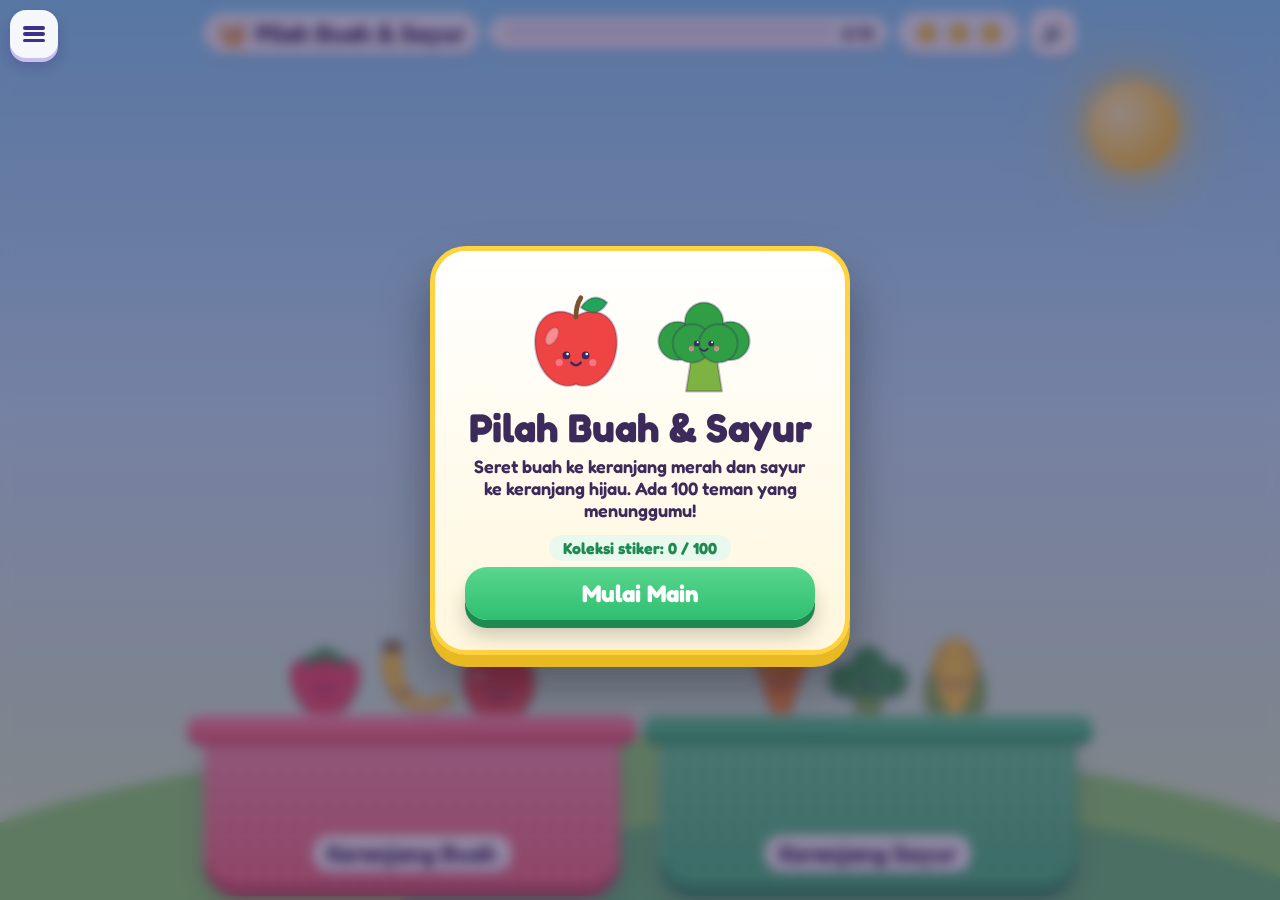
<file: kids/pemilah-buah-dan-sayur.html>
<!DOCTYPE html>
<html lang="id">
<head>
<meta charset="UTF-8">
<meta name="viewport" content="width=device-width, initial-scale=1, viewport-fit=cover">
<title>Pilah Buah & Sayur</title>
<link href="https://fonts.googleapis.com/css2?family=Fredoka:wght@400;600;700&display=swap" rel="stylesheet">
<style>
:root{--ink:#3b2a5a;--sun:#ffd23f;--leaf:#2fbf71}
*{box-sizing:border-box;-webkit-tap-highlight-color:transparent}
html,body{height:100%;margin:0}
body{font-family:'Fredoka','Baloo 2',system-ui,sans-serif;color:var(--ink);background:linear-gradient(#7dd3fc,#bdeafd 45%,#d9f7b8);overflow:hidden;user-select:none;-webkit-user-select:none;touch-action:manipulation}
:focus-visible{outline:4px solid #7c3aed;outline-offset:3px}
.bg i{position:fixed;pointer-events:none}
.sun{right:8vw;top:9vh;width:clamp(60px,10vmin,110px);aspect-ratio:1;border-radius:50%;background:radial-gradient(circle at 35% 35%,#fff7b0,#ffd23f 60%,#ffb703);box-shadow:0 0 0 14px rgba(255,210,63,.25),0 0 60px 20px rgba(255,210,63,.4)}
.cloud{height:clamp(24px,5vmin,44px);width:clamp(90px,18vmin,170px);background:#fff;border-radius:50px;filter:drop-shadow(0 6px 0 rgba(125,180,230,.35));animation:drift 45s linear infinite}
.cloud::before,.cloud::after{content:"";position:absolute;background:#fff;border-radius:50%;aspect-ratio:1}
.cloud::before{width:45%;left:14%;top:-45%}.cloud::after{width:35%;left:50%;top:-30%}
.c1{top:14vh;left:-20vw}.c2{top:27vh;left:-40vw;width:clamp(70px,13vmin,120px);animation-duration:65s;animation-delay:-25s}
@keyframes drift{to{transform:translateX(170vw)}}
.hill{left:-10vw;right:-10vw;height:42vh;border-radius:50% 50% 0 0}
.h1{background:#8bdc6a;bottom:-24vh}.h2{background:#5fc470;bottom:-32vh;left:25vw}
#app{position:relative;height:100dvh;max-width:900px;margin:auto;display:flex;flex-direction:column;padding:max(10px,env(safe-area-inset-top)) 14px max(14px,env(safe-area-inset-bottom))}
.hud{display:flex;align-items:center;gap:10px;animation:drop .6s cubic-bezier(.2,1.5,.4,1) both}
.pill{background:rgba(255,255,255,.9);border-radius:22px;padding:6px 14px;box-shadow:0 5px 0 rgba(59,42,90,.14),inset 0 2px 0 #fff;display:flex;align-items:center;gap:8px;font-weight:700}
.brand{font-size:clamp(15px,3.6vw,24px);white-space:nowrap}
.prog{flex:1;min-width:0}
.bar{flex:1;height:14px;border-radius:9px;background:#e7e2f3;overflow:hidden;box-shadow:inset 0 2px 3px rgba(59,42,90,.2)}
.bar i{display:block;height:100%;width:0;background:linear-gradient(#ffe066,#ffb703);border-radius:9px;transition:width .5s cubic-bezier(.2,1.4,.4,1)}
#stars{gap:2px}#stars svg{width:clamp(22px,5vw,30px)}
.icon{border:0;font-size:22px;width:46px;height:46px;border-radius:16px;background:#fff;box-shadow:0 5px 0 rgba(59,42,90,.18);cursor:pointer}
.icon:active{transform:translateY(4px);box-shadow:0 1px 0 rgba(59,42,90,.18)}
.stage{flex:1;min-height:0;position:relative;display:flex;flex-direction:column;align-items:center;justify-content:center;gap:10px}
.hint{font-weight:600;font-size:clamp(14px,3.4vw,18px);background:rgba(255,255,255,.75);padding:4px 14px;border-radius:14px;transition:opacity .4s;text-align:center}
.card{width:clamp(130px,min(34vmin,27vh),230px);touch-action:none;cursor:grab;position:relative;z-index:5;will-change:transform}
.inner{background:linear-gradient(#fff,#fff6d6);border:4px solid var(--sun);border-radius:32px;padding:10px 10px 12px;box-shadow:0 10px 0 #e8b923,0 22px 28px rgba(59,42,90,.25),inset 0 3px 0 #fff;display:flex;flex-direction:column;align-items:center;gap:6px;animation:pop .55s cubic-bezier(.2,1.6,.4,1) both,float 3s ease-in-out .55s infinite}
.card.drag{cursor:grabbing}
.card.drag .inner{animation:none;box-shadow:0 18px 0 #e8b923,0 40px 40px rgba(59,42,90,.3),inset 0 3px 0 #fff}
svg{display:block}
#art svg{width:100%;filter:drop-shadow(0 6px 0 rgba(59,42,90,.12))}
.o :not([stroke]){stroke:rgba(59,42,90,.28);stroke-width:1.8;stroke-linejoin:round}
.name{font-weight:700;font-size:clamp(17px,4.4vw,26px);background:#fff0b3;border-radius:16px;padding:2px 14px;text-align:center}
.toast{position:absolute;bottom:1%;left:50%;transform:translate(-50%,20px) scale(.8);opacity:0;padding:8px 18px;border-radius:18px;font-weight:700;font-size:clamp(15px,4vw,22px);color:#fff;background:var(--leaf);box-shadow:0 5px 0 rgba(0,0,0,.15);transition:.3s cubic-bezier(.2,1.6,.4,1);max-width:96%;text-align:center;pointer-events:none;z-index:6}
.toast.show{opacity:1;transform:translate(-50%,0) scale(1)}.toast.no{background:#ff7a59}
.combo{position:absolute;top:0;right:0;font-weight:700;color:#e8590c;background:#fff;border-radius:14px;padding:2px 12px;box-shadow:0 4px 0 rgba(59,42,90,.14);opacity:0;transition:.3s}
.combo.show{opacity:1}
.baskets{display:grid;grid-template-columns:1fr 1fr;gap:clamp(14px,5vw,40px);padding-top:clamp(40px,9vmin,90px);animation:rise .7s .1s cubic-bezier(.2,1.4,.4,1) both}
.basket{--c1:#ff8fa3;--c2:#ff5d73;--c3:#c93a52;position:relative;isolation:isolate;border:0;font:inherit;cursor:pointer;height:clamp(92px,20vh,160px);border-radius:20px 20px 34px 34px;background:repeating-linear-gradient(90deg,rgba(255,255,255,.16) 0 7px,transparent 7px 16px),repeating-linear-gradient(0deg,rgba(0,0,0,.07) 0 9px,transparent 9px 18px),linear-gradient(var(--c1),var(--c2));box-shadow:0 10px 0 var(--c3),0 20px 26px rgba(59,42,90,.25),inset 0 4px 0 rgba(255,255,255,.4);transition:transform .2s cubic-bezier(.2,1.6,.4,1),filter .2s;display:flex;align-items:flex-end;justify-content:center;padding-bottom:14px}
.basket::before{content:"";position:absolute;left:-4%;right:-4%;top:-12px;height:26px;border-radius:14px;background:linear-gradient(var(--c1),var(--c2));box-shadow:0 5px 0 var(--c3),inset 0 3px 0 rgba(255,255,255,.45)}
.basket.v{--c1:#58d68d;--c2:#2fbf71;--c3:#1e8a52}
.basket.over{transform:translateY(-8px) scale(1.05);filter:brightness(1.1) saturate(1.1)}
.peek{position:absolute;left:0;right:0;bottom:calc(100% - 6px);z-index:-1;display:flex;justify-content:center;pointer-events:none}
.peek svg{width:25%;margin:0 -2%;filter:drop-shadow(0 4px 0 rgba(59,42,90,.15))}
.basket b{position:relative;background:#fff;color:var(--ink);padding:4px 14px;border-radius:16px;font-size:clamp(15px,3.8vw,24px);box-shadow:0 4px 0 rgba(59,42,90,.15)}
.overlay{position:fixed;inset:0;z-index:50;display:grid;place-items:center;padding:16px;background:rgba(59,42,90,.55);backdrop-filter:blur(6px);transition:opacity .3s}
.overlay.hide{opacity:0;visibility:hidden;pointer-events:none}.overlay.hide .modal{animation:none}
.modal{background:linear-gradient(#fff,#fff7dd);border:5px solid var(--sun);border-radius:36px;padding:clamp(18px,4vw,30px);max-width:420px;width:100%;text-align:center;box-shadow:0 12px 0 #e8b923,0 30px 50px rgba(0,0,0,.35);animation:pop .6s cubic-bezier(.2,1.6,.4,1) both}
.modal h1,.modal h2{margin:4px 0 6px;font-size:clamp(28px,7.5vw,40px);line-height:1.1}
.modal p{margin:0 0 14px;font-weight:600;font-size:clamp(15px,4vw,18px)}
.duo{display:flex;justify-content:center;gap:8px}.duo svg{width:clamp(80px,24vw,120px);animation:float 3s ease-in-out infinite}.duo svg:last-child{animation-delay:-1.5s}
.fin{display:flex;justify-content:center;gap:6px;margin:10px 0}.fin svg{width:clamp(48px,14vw,64px)}
.btn{border:0;font:inherit;font-weight:700;font-size:clamp(18px,4.6vw,24px);color:#fff;padding:12px 28px;border-radius:22px;cursor:pointer;background:linear-gradient(#58d68d,#2fbf71);box-shadow:0 8px 0 #1e8a52,0 16px 20px rgba(0,0,0,.2);width:100%;margin-top:6px}
.btn:active{transform:translateY(6px);box-shadow:0 2px 0 #1e8a52}
.col{display:inline-block;background:#e9f9ee;border-radius:14px;padding:3px 14px;font-weight:700;color:#1e8a52}
.p{position:fixed;z-index:60;pointer-events:none;font-size:22px;animation:fly .8s ease-out forwards}
@keyframes pop{from{transform:scale(.1) rotate(-14deg);opacity:0}}
@keyframes float{50%{transform:translateY(-8px) rotate(2deg)}}
@keyframes drop{from{transform:translateY(-60px);opacity:0}}
@keyframes rise{from{transform:translateY(90px);opacity:0}}
@keyframes fly{to{transform:translate(var(--x),var(--y)) scale(.3);opacity:0}}
@media (max-width:560px){.brand .t{display:none}.pill{padding:6px 10px}}
@media (max-height:520px){.hint{display:none}.baskets{padding-top:36px}.basket{height:84px}}
@media (prefers-reduced-motion:reduce){*{animation-duration:.01ms!important;animation-iteration-count:1!important;transition-duration:.01ms!important}}
</style>
</head>
<body>
<div class="bg" aria-hidden="true"><i class="sun"></i><i class="cloud c1"></i><i class="cloud c2"></i><i class="hill h1"></i><i class="hill h2"></i></div>
<div id="app">
  <header class="hud">
    <div class="pill brand">🧺 <span class="t">Pilah Buah &amp; Sayur</span></div>
    <div class="pill prog"><div class="bar"><i id="bar"></i></div><span id="pt">0/10</span></div>
    <div class="pill" id="stars" aria-label="Nilai bintang"></div>
    <button class="icon" id="snd" aria-label="Suara hidup/mati">🔊</button>
  </header>
  <main class="stage">
    <div class="combo" id="combo"></div>
    <div class="hint" id="hint">Seret ke keranjang yang tepat 👇</div>
    <div class="card" id="card" role="img"><div class="inner" id="inner"><div id="art"></div><div class="name" id="nm"></div></div></div>
    <div class="toast" id="toast" role="status" aria-live="polite"></div>
  </main>
  <section class="baskets">
    <button class="basket f" data-t="f" aria-label="Keranjang Buah"><span class="peek" id="pf"></span><b>Keranjang Buah</b></button>
    <button class="basket v" data-t="v" aria-label="Keranjang Sayur"><span class="peek" id="pv"></span><b>Keranjang Sayur</b></button>
  </section>
</div>

<div class="overlay" id="start"><div class="modal">
  <div class="duo" id="duo"></div>
  <h1>Pilah Buah &amp; Sayur</h1>
  <p>Seret buah ke keranjang merah dan sayur ke keranjang hijau. Ada 100 teman yang menunggumu!</p>
  <span class="col" id="col1"></span>
  <button class="btn" id="go">Mulai Main</button>
</div></div>

<div class="overlay hide" id="end"><div class="modal">
  <h2>Hebat Sekali! 🎉</h2>
  <div class="fin" id="fin"></div>
  <p id="msg"></p>
  <span class="col" id="col2"></span>
  <button class="btn" id="again">Main Lagi</button>
</div></div>

<script>
/* ===== 100 aset: nama, bentuk, warna utama, warna daun/aksen ===== */
const FR=`Apel Merah,A,#ef4444,#22a559
Apel Hijau,A,#8bd450,#2f8f46
Apel Kuning,A,#fcd34d,#4caf50
Pisang,B,#ffd43b,#7a5a2b
Jeruk,R,#ff9f1c,#2f9e44
Anggur Ungu,G,#7c3aed,#2f9e44
Anggur Hijau,G,#a3d977,#2f9e44
Semangka,M,#2f9e44,#9be37a
Stroberi,S,#f43f5e,#2f9e44
Nanas,N,#fbbf24,#2f9e44
Mangga,P,#ffb703,#2f9e44
Pepaya,E,#ff9a3c,#4caf50
Melon,M,#c7e9a0,#8fcf6a
Pir,P,#c6e04a,#4caf50
Ceri,R,#d90429,#2f9e44
Persik,A,#ffb48a,#4caf50
Lemon,R,#ffe14d,#4caf50
Jeruk Nipis,R,#7ccf3b,#2f9e44
Kiwi,R,#9b7b4a,#6b8e23
Alpukat,P,#3f7d3a,#2f5d2a
Kelapa,R,#8b5a2b,#5a3a1a
Rambutan,W,#e63946,#7ac143
Manggis,R,#6a1b4d,#4caf50
Salak,P,#a0522d,#6b3e1f
Jambu Biji,R,#b5e48c,#4caf50
Jambu Air,P,#ff5d8f,#4caf50
Belimbing,X,#ffd23f,#e0a800
Sirsak,W,#7fb069,#4c7a34
Markisa,R,#7b2cbf,#4caf50
Leci,W,#ef476f,#8ac926
Delima,R,#c9184a,#2f9e44
Buah Naga,W,#ff4d8d,#2fbf71
Jeruk Bali,R,#cddc39,#4caf50
Blueberry,R,#4361ee,#2f9e44
Frambos,G,#e11d48,#2f9e44
Plum,R,#6d28d9,#2f9e44
Aprikot,R,#ffa94d,#2f9e44
Kurma,E,#7b4a2a,#c9a66b
Buah Ara,P,#7b3f8e,#5aa469
Nangka,W,#c5d24a,#6b8e23
Kelengkeng,R,#d9b382,#8a6d3b
Sawo,R,#b8864b,#6b8e23
Duku,R,#e9c46a,#8a6d3b
Mandarin,R,#ff8c1a,#2f9e44
Nektarin,A,#ff6f59,#4caf50
Cranberry,R,#b5173a,#2f9e44
Blackberry,G,#4a3a7a,#2f9e44
Melon Madu,M,#ffe8a3,#d4b45a
Semangka Kuning,M,#f6c945,#2f9e44
Pir Merah,P,#d64045,#4caf50`;
const VG=`Wortel,C,#ff8a1f,#2f9e44
Wortel Ungu,C,#7c3aed,#2f9e44
Lobak,R,#ef476f,#4caf50
Lobak Putih,C,#f1f5e9,#4caf50
Brokoli,U,#2f9e44,#7cb342
Kembang Kol,U,#f5f0dc,#8bc34a
Kembang Kol Ungu,U,#9d4edd,#8bc34a
Terong,E,#6d28d9,#2f9e44
Terong Hijau,E,#8bc34a,#2e7d32
Jagung,K,#ffd43b,#7cb342
Timun,L,#4caf50,#2e7d32
Zukini,L,#2f9e44,#1b5e20
Pare,D,#4f9d3a,#2e6b25
Labu Siam,P,#a7d97b,#6aa84f
Okra,D,#7cb342,#4a7c28
Tomat,R,#e63946,#2f9e44
Tomat Ceri,R,#ff6b6b,#2f9e44
Labu Kuning,Q,#ff9f1c,#6b8e23
Bayam,V,#3da35d,#7ed957
Kangkung,V,#58b368,#8bd450
Sawi,V,#8bd450,#4caf50
Seledri,V,#a3d977,#6abf69
Daun Bawang,V,#9be15d,#f1f5e9
Kemangi,V,#2f9e44,#7ed957
Selada,F,#8bd450,#c5f08b
Selada Merah,F,#c0396b,#f4a6c0
Kol,F,#a7d97b,#e1f5c4
Kol Brussel,F,#6abf69,#a7d97b
Kentang,T,#d9a066,#9c6b3c
Ubi Jalar,T,#9b5de5,#6a3fb5
Singkong,T,#c08a5a,#8b5e34
Talas,T,#b59a85,#8b6f5a
Bawang Merah,O,#b83280,#e8a1c8
Bawang Putih,O,#fff6e0,#e0cfa8
Bawang Bombay,O,#e9b44c,#c68a2e
Cabai Merah,H,#e63946,#2f9e44
Cabai Hijau,H,#4caf50,#2e7d32
Cabai Rawit,H,#ff7b00,#2f9e44
Paprika Merah,Z,#e63946,#2f9e44
Paprika Kuning,Z,#ffd23f,#2f9e44
Paprika Hijau,Z,#4caf50,#2e7d32
Buncis,D,#4caf50,#2e7d32
Kacang Panjang,D,#6abf69,#2e7d32
Kacang Polong,D,#8bd450,#4caf50
Jamur,Y,#c9a27a,#f8efe0
Jamur Tiram,Y,#e0d5c8,#f5efe6
Bit,R,#a4133c,#2f9e44
Asparagus,C,#7cb342,#4caf50
Rebung,C,#e0c58f,#8a6d3b
Tauge,V,#f7f3c9,#ffd23f`;
const mk=(s,t)=>s.split('\n').map(l=>{const r=l.split(',');return{n:r[0],k:r[1],a:r[2],b:r[3],t}});
const ITEMS=[...mk(FR,'f'),...mk(VG,'v')];ITEMS.forEach((it,i)=>it.id=i);
const by=n=>ITEMS.find(i=>i.n===n);

/* ===== Ilustrasi SVG dibuat dari kode ===== */
const INK='#3b2a5a';
const face=(x,y,s)=>`<g transform="translate(${x} ${y}) scale(${s})"><circle cx="-8" cy="0" r="3.2" fill="${INK}"/><circle cx="8" cy="0" r="3.2" fill="${INK}"/><circle cx="-7" cy="-1.2" r="1.1" fill="#fff"/><circle cx="9" cy="-1.2" r="1.1" fill="#fff"/><path d="M-4 6q4 4.5 8 0" stroke="${INK}" stroke-width="2" fill="none" stroke-linecap="round"/><circle cx="-14" cy="6" r="3" fill="#ff8fa3" opacity=".65"/><circle cx="14" cy="6" r="3" fill="#ff8fa3" opacity=".65"/></g>`;
const lf=(x,y,c,r)=>`<path d="M0 0q10-14 22-4q-8 14-22 4z" fill="${c}" transform="translate(${x} ${y}) rotate(${r||0})"/>`;
const sh=(x,y)=>`<ellipse cx="${x}" cy="${y}" rx="4.5" ry="8" fill="#fff" opacity=".4" transform="rotate(30 ${x} ${y})"/>`;
const st=(d,c)=>`<path d="${d}" stroke="${c||'#7a5230'}" stroke-width="4" fill="none" stroke-linecap="round"/>`;
const dots=(pts,r,f)=>pts.map(p=>`<circle cx="${p[0]}" cy="${p[1]}" r="${r}" fill="${f}"/>`).join('');
const KD={
R:(a,b)=>[`<circle cx="50" cy="56" r="34" fill="${a}"/>${sh(30,40)}${st('M50 24q0-9 4-13')}${lf(52,20,b)}`,50,60,1],
A:(a,b)=>[`<path d="M50 30C38 20 14 26 16 54C18 78 36 92 50 86C64 92 82 78 84 54C86 26 62 20 50 30Z" fill="${a}"/>${sh(30,46)}${st('M50 30q0-10 4-16')}${lf(54,22,b)}`,50,62,1],
P:(a,b)=>[`<path d="M50 14C60 14 62 28 66 40C84 56 82 88 50 90C18 88 16 56 34 40C38 28 40 14 50 14Z" fill="${a}"/>${sh(34,64)}${st('M50 16q0-6 3-9')}${lf(52,14,b,-10)}`,50,66,1],
B:(a,b)=>[`<path d="M22 22C16 62 44 94 88 72C92 68 88 62 82 64C54 78 38 56 40 22Z" fill="${a}"/><path d="M22 22h18l-1-9H24z" fill="${b}"/>`,42,60,.75],
G:(a,b)=>[dots([[30,46],[50,40],[70,46],[40,60],[60,60],[50,76]],14,a)+st('M50 28q2-10 8-14')+lf(54,18,b),50,58,.7],
S:(a,b)=>[`<path d="M50 92C18 74 12 46 20 34C34 24 66 24 80 34C88 46 82 74 50 92Z" fill="${a}"/>${[[34,44],[66,44],[28,60],[72,60],[40,76],[60,76]].map(p=>`<ellipse cx="${p[0]}" cy="${p[1]}" rx="1.8" ry="2.6" fill="#ffe27a"/>`).join('')}<path d="M26 32l24-14 24 14-12 4-12-8-12 8z" fill="${b}"/>`,50,58,.8],
N:(a,b)=>[`<path d="M50 4l8 22-8-6-8 6zM30 10l12 18-12-4zM70 10L58 28l12-4z" fill="${b}"/><ellipse cx="50" cy="62" rx="27" ry="31" fill="${a}"/><path d="M28 46l44 34M28 66l30 22M42 34l34 26M72 46L28 80M60 34L26 62" stroke="#c98a00" stroke-width="2" opacity=".35" fill="none"/>`,50,62,.9],
M:(a,b)=>[`<circle cx="50" cy="54" r="36" fill="${a}"/><path d="M50 18q-16 36 0 72M50 18q16 36 0 72M24 32q-6 22 0 44M76 32q6 22 0 44" stroke="${b}" stroke-width="6" fill="none" opacity=".6"/>${sh(30,36)}`,50,56,1],
L:(a,b)=>[`<g transform="rotate(-30 50 50)"><rect x="8" y="34" width="84" height="32" rx="16" fill="${a}"/><rect x="86" y="43" width="10" height="14" rx="4" fill="${b}"/></g>`,50,50,.8],
C:(a,b)=>[`<path d="M50 30q-14-12-22-8M50 30q0-18 0-26M50 30q14-12 22-8" stroke="${b}" stroke-width="7" fill="none" stroke-linecap="round"/><path d="M26 34C26 26 74 26 74 34L55 92Q50 98 45 92Z" fill="${a}"/><path d="M34 46h10M58 62h8M44 76h8" stroke="#fff" stroke-width="3" opacity=".3" stroke-linecap="round"/>`,50,50,.8],
E:(a,b)=>[`<path d="M58 22C72 28 86 46 78 70C70 92 40 96 28 80C20 66 34 46 46 38C50 32 52 26 58 22Z" fill="${a}"/>${sh(36,70)}<path d="M42 30q16-12 30 2l-8 6-8-4-8 6z" fill="${b}"/>`,52,66,.85],
K:(a,b)=>[`<path d="M50 10C72 10 78 46 72 70C68 90 32 90 28 70C22 46 28 10 50 10Z" fill="${a}"/>${dots([[40,24],[60,24],[36,36],[64,36],[34,50],[66,50]],3,'rgba(224,168,0,.5)')}<path d="M50 96C18 92 14 58 28 36C30 62 44 78 50 96ZM50 96C82 92 86 58 72 36C70 62 56 78 50 96Z" fill="${b}"/>`,50,52,.8],
O:(a,b)=>[`<path d="M50 10C54 24 56 28 70 40C90 58 82 90 50 90C18 90 10 58 30 40C44 28 46 24 50 10Z" fill="${a}"/><path d="M50 28q-14 30 0 62M50 28q14 30 0 62" stroke="${b}" stroke-width="3" fill="none" opacity=".6"/>`,50,64,.9],
H:(a,b)=>[`<path d="M24 28C24 20 44 20 52 32C68 52 82 70 90 90C58 86 28 62 24 28Z" fill="${a}"/><path d="M20 26q2-14 18-10l-2 10z" fill="${b}"/>`,50,56,.6],
F:(a,b)=>[`<circle cx="50" cy="54" r="34" fill="${a}" stroke="${b}" stroke-width="6" stroke-dasharray="13 5"/><path d="M50 24v60M50 40q-14-4-22-14M50 40q14-4 22-14" stroke="${b}" stroke-width="3" fill="none" opacity=".5"/>`,50,60,.85],
U:(a,b)=>[`<path d="M40 60h20l5 32H35z" fill="${b}"/>${dots([[28,50],[72,50],[50,34],[40,52],[62,52]],16,a)}`,50,52,.75],
Y:(a,b)=>[`<rect x="34" y="50" width="32" height="38" rx="12" fill="${b}"/><path d="M10 58C10 22 90 22 90 58Q50 66 10 58Z" fill="${a}"/>${dots([[30,42],[52,34],[72,44]],4.5,'rgba(255,255,255,.65)')}`,50,74,.65],
D:(a,b)=>[`<path d="M14 72C28 30 66 12 90 24C86 54 50 90 14 72Z" fill="${a}"/><path d="M18 70C36 38 66 22 88 26" stroke="${b}" stroke-width="3" fill="none" opacity=".6"/>`,52,56,.65],
T:(a,b)=>[`<path d="M16 54C16 30 44 20 66 26C90 32 92 62 76 78C60 94 18 86 16 54Z" fill="${a}"/>${dots([[30,40],[72,38],[78,66],[34,74]],2.6,b)}`,52,58,.9],
X:(a)=>[`<path d="M50 10l11 26 28 2-21 19 7 28-25-15-25 15 7-28-21-19 28-2z" fill="${a}" stroke="rgba(59,42,90,.28)" stroke-width="5" stroke-linejoin="round"/>`,50,54,.75],
Z:(a,b)=>[`<path d="M26 34C8 40 8 82 30 88C40 92 44 86 50 86C56 86 60 92 70 88C92 82 92 40 74 34C64 30 58 36 50 36C42 36 36 30 26 34Z" fill="${a}"/>${sh(26,60)}${st('M50 36q0-12 10-18',b)}`,50,62,1],
Q:(a,b)=>[`<ellipse cx="28" cy="58" rx="20" ry="30" fill="${a}"/><ellipse cx="72" cy="58" rx="20" ry="30" fill="${a}"/><ellipse cx="50" cy="58" rx="22" ry="33" fill="${a}"/>${st('M50 26q0-8 6-12',b)}`,50,62,.95],
W:(a,b)=>[Array.from({length:14},(_,i)=>{const t=i*Math.PI/7,c=Math.cos(t),s=Math.sin(t);return `<path d="M${50+27*c} ${54+27*s}L${50+39*c} ${54+39*s}" stroke="${b}" stroke-width="6" stroke-linecap="round"/>`}).join('')+`<circle cx="50" cy="54" r="30" fill="${a}"/>`,50,56,.9],
V:(a,b)=>[`<path d="M50 92V30M34 92Q30 56 22 34M66 92Q70 56 78 34" stroke="${b}" stroke-width="8" fill="none" stroke-linecap="round"/><circle cx="50" cy="26" r="14" fill="${a}"/><circle cx="22" cy="30" r="12" fill="${a}"/><circle cx="78" cy="30" r="12" fill="${a}"/><ellipse cx="50" cy="62" rx="22" ry="26" fill="${a}"/>`,50,62,.85]
};
const art=it=>{const[b,x,y,s]=KD[it.k](it.a,it.b);return `<svg viewBox="0 0 100 100" aria-hidden="true"><g class="o">${b}</g>${face(x,y,s)}</svg>`};
const starSvg=(on,sty)=>`<svg viewBox="0 0 20 20" ${sty?`style="${sty}"`:''}><path fill="${on?'#ffc400':'#d9d3e8'}" stroke="rgba(59,42,90,.3)" stroke-width=".8" stroke-linejoin="round" d="M10 1.5l2.5 5.3 5.8.7-4.3 4 1.1 5.8L10 14.4 4.9 17.3 6 11.5 1.7 7.5l5.8-.7z"/></svg>`;

/* ===== Suara ===== */
let ac,snd=true;
const A=()=>{if(!ac){const C=window.AudioContext||window.webkitAudioContext;if(C)ac=new C()}if(ac&&ac.state==='suspended')ac.resume();return ac};
const tone=(f,t,d,ty,v)=>{const c=A();if(!c||!snd)return;const o=c.createOscillator(),g=c.createGain(),n=c.currentTime+t;o.type=ty||'sine';o.frequency.setValueAtTime(f,n);g.gain.setValueAtTime(v||.25,n);g.gain.exponentialRampToValueAtTime(.001,n+d);o.connect(g);g.connect(c.destination);o.start(n);o.stop(n+d)};
const sOk=()=>{tone(523,0,.3);tone(1046,.1,.4,'sine',.3)},sNo=()=>tone(180,0,.3,'triangle',.3),sPop=()=>tone(700,0,.12,'sine',.12),sWin=()=>[262,330,392,523,659].forEach((f,i)=>tone(f,i*.1,.4));
const say=t=>{if(!snd)return;try{speechSynthesis.cancel();const u=new SpeechSynthesisUtterance(t);u.lang='id-ID';u.rate=.9;u.pitch=1.15;speechSynthesis.speak(u)}catch(e){}};

/* ===== Koleksi (tersimpan di perangkat) ===== */
let seen=new Set();try{seen=new Set(JSON.parse(localStorage.getItem('pbs296')||'[]'))}catch(e){}
const save=()=>{try{localStorage.setItem('pbs296',JSON.stringify([...seen]))}catch(e){}};
const colTxt=()=>`Koleksi stiker: ${seen.size} / ${ITEMS.length}`;

/* ===== Permainan ===== */
const $=s=>document.querySelector(s),N=10;
const card=$('#card'),inner=$('#inner'),toastEl=$('#toast'),hint=$('#hint');
let q=[],cur,score=0,miss=0,streak=0,busy=true,ox=0,oy=0,drag=null,tt;
const rate=()=>miss>=3?1:miss>=1?2:3;
const stars=()=>{$('#stars').innerHTML=[1,2,3].map(i=>starSvg(i<=rate())).join('')};
const kind=t=>t==='f'?'buah':'sayur';
const show=(id,on)=>$(id).classList.toggle('hide',!on);

function newRound(){
  const pick=t=>ITEMS.filter(i=>i.t===t).sort(()=>Math.random()-.5).sort((a,b)=>seen.has(a.id)-seen.has(b.id)).slice(0,N/2);
  q=[...pick('f'),...pick('v')].sort(()=>Math.random()-.5);
  score=miss=streak=0;stars();hud();hint.style.opacity=1;
  show('#start',false);show('#end',false);next();
}
function hud(){$('#bar').style.width=score/N*100+'%';$('#pt').textContent=score+'/'+N;const c=$('#combo');c.textContent='🔥 '+streak+'x beruntun!';c.classList.toggle('show',streak>=3)}
function next(){
  if(!q.length)return end();
  cur=q.pop();$('#art').innerHTML=art(cur);$('#nm').textContent=cur.n;card.setAttribute('aria-label',cur.n);
  card.style.transition='none';card.style.transform='';card.style.opacity=1;ox=oy=0;
  inner.style.animation='none';void inner.offsetWidth;inner.style.animation='';
  busy=false;sPop();say(cur.n);
}
function toast(t,ok){toastEl.textContent=t;toastEl.className='toast show'+(ok?'':' no');clearTimeout(tt);tt=setTimeout(()=>toastEl.classList.remove('show'),1800)}
function burst(x,y){const e=['✨','⭐','🍀','💖','🌟'];for(let i=0;i<12;i++){const s=document.createElement('span');s.className='p';s.textContent=e[i%5];s.style.left=x+'px';s.style.top=y+'px';const a=Math.random()*6.28,d=60+Math.random()*90;s.style.setProperty('--x',Math.cos(a)*d+'px');s.style.setProperty('--y',Math.sin(a)*d-30+'px');document.body.appendChild(s);setTimeout(()=>s.remove(),850)}}
function back(){card.style.transition='transform .4s cubic-bezier(.2,1.6,.4,1)';card.style.transform='';ox=oy=0}

function answer(t){
  if(busy)return;busy=true;
  if(t===cur.t){
    score++;streak++;seen.add(cur.id);save();sOk();
    const b=$(`.basket[data-t="${t}"]`).getBoundingClientRect(),r=card.getBoundingClientRect();
    const dx=b.left+b.width/2-(r.left+r.width/2)+ox,dy=b.top+b.height/3-(r.top+r.height/2)+oy;
    card.style.transition='transform .45s cubic-bezier(.5,0,.7,.4),opacity .45s';
    card.style.transform=`translate(${dx}px,${dy}px) scale(.2) rotate(20deg)`;card.style.opacity=0;
    burst(b.left+b.width/2,b.top);toast(`Benar! ${cur.n} adalah ${kind(cur.t)}`,1);hud();
    setTimeout(next,650);
  }else{
    miss++;streak=0;sNo();stars();hud();toast(`Ups! ${cur.n} adalah ${kind(cur.t)}. Coba lagi ya!`,0);
    inner.animate([{transform:'translateX(0)',borderColor:'#ff7a59'},{transform:'translateX(-12px)'},{transform:'translateX(12px)'},{transform:'translateX(-8px)'},{transform:'translateX(0)',borderColor:'#ffd23f'}],{duration:450});
    setTimeout(()=>{back();busy=false},450);
  }
}
function end(){
  busy=true;sWin();const r=rate();
  $('#fin').innerHTML=[1,2,3].map(i=>starSvg(i<=r,`animation:pop .6s ${i*.25}s both cubic-bezier(.2,1.6,.4,1)`)).join('');
  $('#msg').textContent=r===3?'Sempurna! 10 item dipilah tanpa salah!':r===2?'Bagus sekali! Kamu makin mahir.':'Kerja bagus! Coba lagi untuk 3 bintang!';
  $('#col2').textContent=colTxt();show('#end',true);
  for(let i=0;i<4;i++)setTimeout(()=>burst(innerWidth/2,innerHeight/3),i*250);
}

/* ===== Seret & lepas (mouse, sentuh, pena) ===== */
const baskets=[...document.querySelectorAll('.basket')];
function hit(){const r=card.getBoundingClientRect(),x=r.left+r.width/2,y=r.top+r.height/2;return baskets.find(b=>{const k=b.getBoundingClientRect();return x>k.left-12&&x<k.right+12&&y>k.top-12&&y<k.bottom+12})}
const over=()=>{const h=hit();baskets.forEach(b=>b.classList.toggle('over',b===h))};
card.addEventListener('pointerdown',e=>{if(busy)return;A();card.setPointerCapture(e.pointerId);drag={x:e.clientX-ox,y:e.clientY-oy,sx:e.clientX,sy:e.clientY,m:0};card.classList.add('drag');card.style.transition='none';hint.style.opacity=0});
card.addEventListener('pointermove',e=>{if(!drag)return;ox=e.clientX-drag.x;oy=e.clientY-drag.y;drag.m=Math.max(drag.m,Math.hypot(e.clientX-drag.sx,e.clientY-drag.sy));card.style.transform=`translate(${ox}px,${oy}px) scale(1.08) rotate(${ox/18}deg)`;over()});
const drop=e=>{if(!drag)return;const d=drag,b=hit();drag=null;card.classList.remove('drag');baskets.forEach(k=>k.classList.remove('over'));if(e.type==='pointercancel'||!b){back();if(d.m<8)say(cur.n)}else answer(b.dataset.t)};
card.addEventListener('pointerup',drop);card.addEventListener('pointercancel',drop);
baskets.forEach(b=>b.addEventListener('click',()=>answer(b.dataset.t)));
addEventListener('keydown',e=>{if(e.key==='ArrowLeft'||e.key==='a')answer('f');if(e.key==='ArrowRight'||e.key==='d')answer('v')});

/* ===== Tombol & awal permainan ===== */
$('#snd').onclick=e=>{snd=!snd;e.currentTarget.textContent=snd?'🔊':'🔇';if(!snd)try{speechSynthesis.cancel()}catch(x){}};
$('#go').onclick=()=>{A();newRound()};$('#again').onclick=()=>{A();newRound()};
$('#pf').innerHTML=['Stroberi','Pisang','Apel Merah'].map(n=>art(by(n))).join('');
$('#pv').innerHTML=['Wortel','Brokoli','Jagung'].map(n=>art(by(n))).join('');
$('#duo').innerHTML=art(by('Apel Merah'))+art(by('Brokoli'));
$('#col1').textContent=colTxt();stars();
</script>
<script src="kids-nav.js" defer></script>
</body>
</html>
</file>
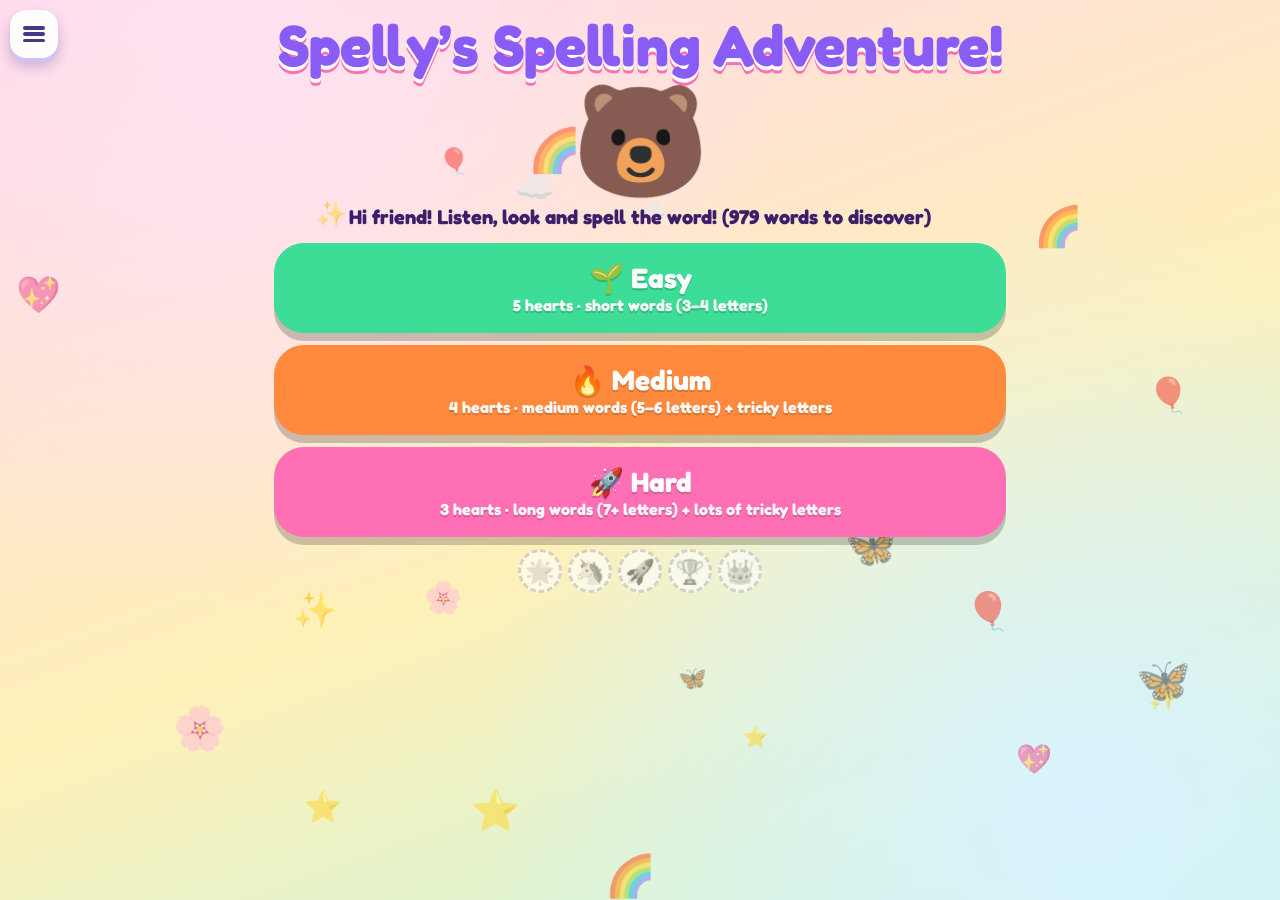
<file: kids/spelling-game-en.html>
<!DOCTYPE html>
<html lang="en"><head><meta charset="utf-8">
<meta name="viewport" content="width=device-width, initial-scale=1, viewport-fit=cover">
<title>Spelly the Bear’s Spelling Adventure</title>
<link href="https://fonts.googleapis.com/css2?family=Fredoka:wght@500;700&display=swap" rel="stylesheet">
<style>
:root{color-scheme:light;box-sizing:border-box;padding-top:env(safe-area-inset-top,0px);padding-bottom:env(safe-area-inset-bottom,0px);
--ink:#3b1f6b;--pink:#ff6fb5;--sun:#ffd23f;--sky:#3ec6ff;--mint:#3ddc97;--tang:#ff8a3d;--grape:#8a5cf6;--cream:#fff8e7}
html{scroll-padding-top:env(safe-area-inset-top,0px)}
*{box-sizing:border-box;-webkit-tap-highlight-color:transparent;user-select:none}
body{margin:0;min-height:100vh;font-family:'Fredoka','Comic Sans MS','Trebuchet MS',sans-serif;font-weight:700;color:var(--ink);
background:radial-gradient(circle at 20% 10%,#ffe3f1 0,transparent 40%),radial-gradient(circle at 85% 90%,#d8f3ff 0,transparent 45%),linear-gradient(160deg,#ffd6ec,#fff1b8 55%,#c9f5e0);overflow-x:hidden}
.bg{position:fixed;inset:0;pointer-events:none;z-index:0;overflow:hidden}
.bg i{position:absolute;font-style:normal;font-size:28px;opacity:.55;animation:float 7s ease-in-out infinite}
@keyframes float{50%{transform:translateY(-24px) rotate(20deg)}}
main{position:relative;z-index:1;max-width:760px;margin:0 auto;padding:12px 14px 28px}
.screen{display:none}.screen.on{display:block}
h1{font-size:clamp(34px,9vw,58px);margin:4px 0;text-align:center;line-height:1;color:var(--grape);text-shadow:0 4px 0 #fff,0 7px 0 var(--pink)}
.sub{text-align:center;font-size:20px;margin:6px 0 14px}
.mascot{font-size:110px;text-align:center;animation:bob 1.6s ease-in-out infinite;display:block;line-height:1.1}
.mascot.small{font-size:64px}
@keyframes bob{50%{transform:translateY(-14px) rotate(-5deg)}}
.cheer{animation:cheer .9s ease!important}
@keyframes cheer{30%{transform:translateY(-50px) rotate(360deg) scale(1.3)}60%{transform:translateY(0) scale(.9)}}
.sad{animation:wob .6s ease!important}
@keyframes wob{25%{transform:rotate(-14deg)}75%{transform:rotate(14deg)}}
.btn{display:block;width:100%;border:0;border-radius:30px;padding:18px;margin:12px 0;font:inherit;font-size:28px;color:#fff;cursor:pointer;
box-shadow:0 8px 0 rgba(0,0,0,.2);transition:transform .1s,box-shadow .1s;text-shadow:0 2px 0 rgba(0,0,0,.18)}
.btn:active{transform:translateY(7px);box-shadow:0 1px 0 rgba(0,0,0,.2)}
.btn small{display:block;font-size:16px;opacity:.95}
.b-easy{background:var(--mint)}.b-med{background:var(--tang)}.b-hard{background:var(--pink)}.b-go{background:var(--grape)}.b-sky{background:var(--sky)}
.hud{display:flex;gap:8px;align-items:center;justify-content:space-between;flex-wrap:wrap}
.pill{background:#fff;border-radius:24px;padding:6px 14px;font-size:20px;box-shadow:0 4px 0 rgba(0,0,0,.12);border:3px solid var(--sun)}
.hearts{font-size:26px;letter-spacing:2px}
.hearts .lost{filter:grayscale(1);opacity:.35}
.pop{animation:pop .4s}
@keyframes pop{50%{transform:scale(1.4)}}
.bar{height:20px;background:#fff;border-radius:12px;border:3px solid var(--grape);margin:10px 0;overflow:hidden}
.bar div{height:100%;width:0;background:repeating-linear-gradient(45deg,var(--pink),var(--pink) 12px,var(--sun) 12px,var(--sun) 24px);transition:width .5s;border-radius:8px}
.rewards{display:flex;gap:6px;justify-content:center;flex-wrap:wrap}
.rw{width:44px;height:44px;border-radius:50%;background:#fff;display:grid;place-items:center;font-size:24px;border:3px dashed #c9b6ee;filter:grayscale(1);opacity:.6}
.rw.got{filter:none;opacity:1;border:3px solid var(--sun);background:#fff6c9;animation:pop .6s}
.card{background:var(--cream);border:6px solid #fff;border-radius:36px;box-shadow:0 10px 0 rgba(138,92,246,.35);padding:12px;margin:10px 0;text-align:center}
.pic{font-size:clamp(90px,26vw,150px);line-height:1.1;display:inline-block;animation:bob 2s ease-in-out infinite}
.say{font-size:22px;padding:8px 22px;border:0;border-radius:24px;background:var(--sky);color:#fff;font-family:inherit;font-weight:700;box-shadow:0 5px 0 rgba(0,0,0,.2);cursor:pointer;margin:2px}
.say:active{transform:translateY(4px);box-shadow:none}
.slots,.tiles{display:flex;gap:8px;justify-content:center;flex-wrap:wrap;margin:12px 0}
.slot{width:clamp(48px,14vw,72px);height:clamp(58px,17vw,84px);border-radius:18px;border:4px dashed var(--grape);background:#fff;display:grid;place-items:center;font-size:clamp(34px,10vw,52px);text-transform:uppercase}
.slot.next{border-color:var(--pink);animation:pulse 1s infinite}
@keyframes pulse{50%{transform:scale(1.07)}}
.slot.full{border:4px solid var(--mint);background:#e6fff3;animation:pop .35s}
.slot.win{animation:dance .6s ease infinite alternate}
@keyframes dance{to{transform:translateY(-14px) rotate(8deg)}}
.tile{width:clamp(58px,17vw,84px);height:clamp(58px,17vw,84px);border:0;border-radius:22px;font:inherit;font-size:clamp(34px,11vw,54px);text-transform:uppercase;color:#fff;cursor:pointer;
box-shadow:0 7px 0 rgba(0,0,0,.25);text-shadow:0 3px 0 rgba(0,0,0,.2);animation:hop 1.4s ease-in-out infinite}
@keyframes hop{50%{transform:translateY(-9px)}}
.tile:active{transform:translateY(6px);box-shadow:0 1px 0 rgba(0,0,0,.25)}
.tile.used{visibility:hidden}
.tile.shake{animation:shake .45s}
@keyframes shake{20%,60%{transform:translateX(-12px)}40%,80%{transform:translateX(12px)}}
.tile.hint{outline:6px solid var(--sun);animation:pulse .5s infinite}
.msg{min-height:34px;font-size:26px;color:var(--grape)}
.toast{position:fixed;left:50%;top:30%;transform:translate(-50%,-50%) scale(0);z-index:50;background:#fff;border:6px solid var(--sun);border-radius:36px;padding:18px 28px;font-size:34px;text-align:center;box-shadow:0 12px 0 rgba(0,0,0,.2);pointer-events:none}
.toast.show{animation:toast 1.9s ease forwards}
@keyframes toast{15%{transform:translate(-50%,-50%) scale(1.15) rotate(-3deg)}25%{transform:translate(-50%,-50%) scale(1)}80%{transform:translate(-50%,-50%) scale(1)}100%{transform:translate(-50%,-50%) scale(0)}}
canvas{position:fixed;inset:0;width:100%;height:100%;pointer-events:none;z-index:40}
.top{display:flex;gap:8px}.top .pill{flex:1;text-align:center;font-size:18px;cursor:pointer}
.big{font-size:64px;text-align:center}
@media (prefers-reduced-motion:reduce){.bg i{animation:none}}
</style></head><body>
<div class="bg" id="bg"></div><canvas id="cv"></canvas><div class="toast" id="toast"></div>
<main>
<section class="screen on" id="s-start">
<h1>Spelly’s Spelling Adventure!</h1>
<span class="mascot" id="m0">🐻</span>
<p class="sub">Hi friend! Listen, look and spell the word! (979 words to discover)</p>
<button class="btn b-easy" data-lv="easy">🌱 Easy<small>5 hearts · short words (3–4 letters)</small></button>
<button class="btn b-med" data-lv="med">🔥 Medium<small>4 hearts · medium words (5–6 letters) + tricky letters</small></button>
<button class="btn b-hard" data-lv="hard">🚀 Hard<small>3 hearts · long words (7+ letters) + lots of tricky letters</small></button>
<div class="rewards" id="rw0"></div>
</section>

<section class="screen" id="s-game">
<div class="top"><span class="pill" id="home">🏠 Home</span><span class="pill" id="snd">🔊 Sound on</span></div>
<div class="hud" style="margin-top:8px">
<span class="pill">⭐ <span id="pts">0</span></span>
<span class="pill" id="streak">🔥 0</span>
<span class="pill hearts" id="hearts"></span></div>
<div class="bar"><div id="prog"></div></div>
<div class="rewards" id="rw1"></div>
<div class="card">
<span class="mascot small" id="m1">🐻</span>
<div class="pic" id="pic"></div><br>
<button class="say" id="again">🔊 Say it again</button>
<button class="say" id="hint" style="background:var(--tang)">💡 Hint</button>
<div class="slots" id="slots"></div>
<div class="msg" id="msg"></div>
</div>
<div class="tiles" id="tiles"></div>
</section>

<section class="screen" id="s-end">
<h1 id="endT">Hooray!</h1>
<div class="big" id="endS"></div>
<span class="mascot" id="m2">🐻</span>
<p class="sub" id="endP"></p>
<div class="rewards" id="rw2"></div>
<button class="btn b-go" id="replay">🎈 Play again</button>
<button class="btn b-sky" id="menu">🏠 Pick a level</button>
</section>
</main>
<script>
const $=id=>document.getElementById(id);
const WORDS=[["monkey","🐵"],["gorilla","🦍"],["orangutan","🦧"],["dog","🐶"],["guide dog","🦮"],["service dog","🐕‍🦺"],["poodle","🐩"],["wolf","🐺"],["fox","🦊"],["raccoon","🦝"],["cat","🐱"],["lion","🦁"],["tiger","🐯"],["leopard","🐆"],["horse","🐴"],["moose","🫎"],["donkey","🫏"],["racehorse","🐎"],["unicorn","🦄"],["zebra","🦓"],["deer","🦌"],["bison","🦬"],["cow","🐮"],["water buffalo","🐃"],["boar","🐗"],["pig nose","🐽"],["ram","🐏"],["ewe","🐑"],["sheep","🐑"],["goat","🐐"],["camel","🐪"],["llama","🦙"],["giraffe","🦒"],["elephant","🐘"],["mammoth","🦣"],["rhinoceros","🦏"],["hippopotamus","🦛"],["mouse","🐭"],["rat","🐀"],["hamster","🐹"],["rabbit","🐰"],["chipmunk","🐿️"],["beaver","🦫"],["hedgehog","🦔"],["bat","🦇"],["bear","🐻"],["polar bear","🐻‍❄️"],["koala","🐨"],["panda","🐼"],["sloth","🦥"],["otter","🦦"],["skunk","🦨"],["kangaroo","🦘"],["badger","🦡"],["paw prints","🐾"],["feet","🐾"],["turkey","🦃"],["chicken","🐔"],["rooster","🐓"],["hatching chick","🐣"],["baby chick","🐤"],["hatched chick","🐥"],["bird","🐦"],["penguin","🐧"],["dove","🕊️"],["eagle","🦅"],["duck","🦆"],["swan","🦢"],["owl","🦉"],["dodo","🦤"],["feather","🪶"],["flamingo","🦩"],["peacock","🦚"],["parrot","🦜"],["wing","🪽"],["raven","🐦‍⬛"],["crow","🐦‍⬛"],["goose","🪿"],["frog","🐸"],["crocodile","🐊"],["turtle","🐢"],["lizard","🦎"],["snake","🐍"],["dragon","🐲"],["sauropod","🦕"],["spouting whale","🐳"],["whale","🐳"],["dolphin","🐬"],["flipper","🐬"],["seal","🦭"],["fish","🐟"],["tropical fish","🐠"],["blowfish","🐡"],["shark","🦈"],["octopus","🐙"],["spiral shell","🐚"],["shell","🐚"],["coral","🪸"],["jellyfish","🪼"],["snail","🐌"],["butterfly","🦋"],["bug","🐛"],["ant","🐜"],["honeybee","🐝"],["bee","🐝"],["beetle","🪲"],["lady beetle","🐞"],["cricket","🦗"],["cockroach","🪳"],["spider","🕷️"],["spider web","🕸️"],["scorpion","🦂"],["mosquito","🦟"],["fly","🪰"],["worm","🪱"],["bouquet","💐"],["cherry blossom","🌸"],["flower","💮"],["lotus","🪷"],["rosette","🏵️"],["rose","🌹"],["wilted flower","🥀"],["hibiscus","🌺"],["sunflower","🌻"],["blossom","🌼"],["tulip","🌷"],["hyacinth","🪻"],["seedling","🌱"],["potted plant","🪴"],["evergreen tree","🌲"],["deciduous tree","🌳"],["palm tree","🌴"],["cactus","🌵"],["herb","🌿"],["shamrock","☘️"],["maple leaf","🍁"],["fallen leaf","🍂"],["leaves","🍃"],["empty nest","🪹"],["mushroom","🍄"],["grapes","🍇"],["melon","🍈"],["watermelon","🍉"],["tangerine","🍊"],["orange","🍊"],["lemon","🍋"],["banana","🍌"],["pineapple","🍍"],["mango","🥭"],["apple","🍎"],["pear","🍐"],["peach","🍑"],["cherries","🍒"],["strawberry","🍓"],["blueberries","🫐"],["kiwi fruit","🥝"],["tomato","🍅"],["olive","🫒"],["coconut","🥥"],["avocado","🥑"],["eggplant","🍆"],["potato","🥔"],["carrot","🥕"],["corn","🌽"],["hot pepper","🌶️"],["bell pepper","🫑"],["cucumber","🥒"],["leafy green","🥬"],["broccoli","🥦"],["garlic","🧄"],["onion","🧅"],["peanuts","🥜"],["beans","🫘"],["chestnut","🌰"],["ginger root","🫚"],["pea pod","🫛"],["bread","🍞"],["croissant","🥐"],["baguette bread","🥖"],["flatbread","🫓"],["pretzel","🥨"],["bagel","🥯"],["pancakes","🥞"],["waffle","🧇"],["cheese wedge","🧀"],["cheese","🧀"],["poultry leg","🍗"],["bacon","🥓"],["hamburger","🍔"],["french fries","🍟"],["fries","🍟"],["pizza","🍕"],["hot dog","🌭"],["hotdog","🌭"],["sandwich","🥪"],["taco","🌮"],["burrito","🌯"],["tamale","🫔"],["falafel","🧆"],["egg","🥚"],["cooking","🍳"],["fried egg","🍳"],["stew","🍲"],["fondue","🫕"],["salad","🥗"],["popcorn","🍿"],["butter","🧈"],["salt","🧂"],["canned food","🥫"],["bento box","🍱"],["bento","🍱"],["rice cracker","🍘"],["rice ball","🍙"],["cooked rice","🍚"],["rice","🍚"],["curry rice","🍛"],["curry","🍛"],["steaming bowl","🍜"],["ramen","🍜"],["spaghetti","🍝"],["sweet potato","🍠"],["oden","🍢"],["sushi","🍣"],["fried shrimp","🍤"],["fish cake","🍥"],["moon cake","🥮"],["dango","🍡"],["dumpling","🥟"],["fortune cookie","🥠"],["takeout box","🥡"],["crab","🦀"],["lobster","🦞"],["shrimp","🦐"],["squid","🦑"],["oyster","🦪"],["icecream","🍦"],["shaved ice","🍧"],["ice cream","🍨"],["doughnut","🍩"],["cookie","🍪"],["birthday cake","🎂"],["birthday","🎂"],["shortcake","🍰"],["cake","🍰"],["cupcake","🧁"],["pie","🥧"],["chocolate bar","🍫"],["candy","🍬"],["lollipop","🍭"],["custard","🍮"],["honey pot","🍯"],["baby bottle","🍼"],["milk glass","🥛"],["hot beverage","☕"],["coffee","☕"],["teapot","🫖"],["tea","🍵"],["champagne","🍾"],["tumbler glass","🥃"],["pouring liquid","🫗"],["bubble tea","🧋"],["beverage box","🧃"],["mate","🧉"],["ice","🧊"],["ice cube","🧊"],["chopsticks","🥢"],["spoon","🥄"],["jar","🫙"],["amphora","🏺"],["earth africa","🌍"],["earth americas","🌎"],["earth asia","🌏"],["world map","🗺️"],["japan","🗾"],["compass","🧭"],["mountain snow","🏔️"],["mountain","⛰️"],["volcano","🌋"],["mount fuji","🗻"],["camping","🏕️"],["beach umbrella","🏖️"],["desert","🏜️"],["desert island","🏝️"],["national park","🏞️"],["stadium","🏟️"],["brick","🧱"],["bricks","🧱"],["rock","🪨"],["wood","🪵"],["hut","🛖"],["houses","🏘️"],["derelict house","🏚️"],["house","🏠"],["office","🏢"],["post office","🏣"],["hospital","🏥"],["bank","🏦"],["love hotel","🏩"],["school","🏫"],["factory","🏭"],["castle","🏰"],["wedding","💒"],["tokyo tower","🗼"],["church","⛪"],["mosque","🕌"],["hindu temple","🛕"],["synagogue","🕍"],["shinto shrine","⛩️"],["kaaba","🕋"],["fountain","⛲"],["tent","⛺"],["foggy","🌁"],["cityscape","🏙️"],["sunrise","🌅"],["city sunset","🌆"],["sunset","🌇"],["city sunrise","🌇"],["hot springs","♨️"],["carousel horse","🎠"],["ferris wheel","🎡"],["roller coaster","🎢"],["barber pole","💈"],["barber","💈"],["circus tent","🎪"],["locomotive","🚂"],["railway car","🚃"],["bullet train","🚅"],["train","🚆"],["metro","🚇"],["light rail","🚈"],["station","🚉"],["tram","🚊"],["monorail","🚝"],["tram car","🚋"],["oncoming bus","🚍"],["trolleybus","🚎"],["minibus","🚐"],["ambulance","🚑"],["fire engine","🚒"],["police car","🚓"],["taxi","🚕"],["oncoming taxi","🚖"],["automobile","🚗"],["car","🚗"],["pickup truck","🛻"],["delivery truck","🚚"],["truck","🚚"],["tractor","🚜"],["racing car","🏎️"],["motorcycle","🏍️"],["motor scooter","🛵"],["auto rickshaw","🛺"],["bicycle","🚲"],["bike","🚲"],["kick scooter","🛴"],["skateboard","🛹"],["roller skate","🛼"],["bus stop","🚏"],["motorway","🛣️"],["railway track","🛤️"],["oil drum","🛢️"],["fuel pump","⛽"],["wheel","🛞"],["rotating light","🚨"],["traffic light","🚥"],["stop sign","🛑"],["construction","🚧"],["anchor","⚓"],["ring buoy","🛟"],["sailboat","⛵"],["boat","⛵"],["canoe","🛶"],["speedboat","🚤"],["passenger ship","🛳️"],["ferry","⛴️"],["motor boat","🛥️"],["ship","🚢"],["airplane","✈️"],["small airplane","🛩️"],["flight arrival","🛬"],["parachute","🪂"],["seat","💺"],["helicopter","🚁"],["aerial tramway","🚡"],["satellite","🛰️"],["rocket","🚀"],["flying saucer","🛸"],["bellhop bell","🛎️"],["luggage","🧳"],["hourglass done","⌛"],["hourglass","⌛"],["watch","⌚"],["alarm clock","⏰"],["stopwatch","⏱️"],["timer clock","⏲️"],["new moon","🌑"],["moon","🌔"],["full moon","🌕"],["crescent moon","🌙"],["thermometer","🌡️"],["sun","☀️"],["sunny","☀️"],["sun with","🌞"],["ringed planet","🪐"],["star","⭐"],["glowing star","🌟"],["shooting star","🌠"],["stars","🌠"],["milky way","🌌"],["cloud","☁️"],["partly sunny","⛅"],["tornado","🌪️"],["fog","🌫️"],["wind","🌬️"],["wind blowing","🌬️"],["cyclone","🌀"],["rainbow","🌈"],["umbrella","☂️"],["open umbrella","☂️"],["high voltage","⚡"],["zap","⚡"],["snowflake","❄️"],["snowman","☃️"],["comet","☄️"],["fire","🔥"],["droplet","💧"],["water wave","🌊"],["ocean","🌊"],["christmas tree","🎄"],["fireworks","🎆"],["sparkler","🎇"],["firecracker","🧨"],["sparkles","✨"],["balloon","🎈"],["party popper","🎉"],["tada","🎉"],["confetti ball","🎊"],["tanabata tree","🎋"],["bamboo","🎍"],["japanese dolls","🎎"],["dolls","🎎"],["carp streamer","🎏"],["flags","🎏"],["wind chime","🎐"],["rice scene","🎑"],["envelope","🧧"],["ribbon","🎀"],["wrapped gift","🎁"],["gift","🎁"],["tickets","🎟️"],["ticket","🎫"],["military medal","🎖️"],["medal military","🎖️"],["trophy","🏆"],["sports medal","🏅"],["medal sports","🏅"],["soccer ball","⚽"],["soccer","⚽"],["baseball","⚾"],["softball","🥎"],["basketball","🏀"],["volleyball","🏐"],["football","🏈"],["rugby football","🏉"],["tennis","🎾"],["flying disc","🥏"],["bowling","🎳"],["cricket game","🏏"],["field hockey","🏑"],["ice hockey","🏒"],["lacrosse","🥍"],["ping pong","🏓"],["badminton","🏸"],["boxing glove","🥊"],["goal net","🥅"],["in hole","⛳"],["golf","⛳"],["ice skate","⛸️"],["fishing pole","🎣"],["diving mask","🤿"],["running shirt","🎽"],["skis","🎿"],["ski","🎿"],["sled","🛷"],["curling stone","🥌"],["bullseye","🎯"],["dart","🎯"],["yo yo","🪀"],["kite","🪁"],["crystal ball","🔮"],["magic wand","🪄"],["video game","🎮"],["joystick","🕹️"],["slot machine","🎰"],["game die","🎲"],["puzzle piece","🧩"],["jigsaw","🧩"],["teddy bear","🧸"],["pinata","🪅"],["mirror ball","🪩"],["nesting dolls","🪆"],["spade suit","♠️"],["spades","♠️"],["heart suit","♥️"],["hearts","♥️"],["diamond suit","♦️"],["diamonds","♦️"],["club suit","♣️"],["clubs","♣️"],["chess pawn","♟️"],["joker","🃏"],["mahjong","🀄"],["framed picture","🖼️"],["artist palette","🎨"],["art","🎨"],["thread","🧵"],["sewing needle","🪡"],["yarn","🧶"],["knot","🪢"],["glasses","👓"],["eyeglasses","👓"],["sunglasses","🕶️"],["goggles","🥽"],["lab coat","🥼"],["safety vest","🦺"],["necktie","👔"],["tshirt","👕"],["shirt","👕"],["jeans","👖"],["scarf","🧣"],["gloves","🧤"],["coat","🧥"],["socks","🧦"],["dress","👗"],["kimono","👘"],["sari","🥻"],["swim brief","🩲"],["shorts","🩳"],["womans clothes","👚"],["purse","👛"],["handbag","👜"],["clutch bag","👝"],["pouch","👝"],["shopping bags","🛍️"],["shopping","🛍️"],["backpack","🎒"],["school satchel","🎒"],["thong sandal","🩴"],["mans shoe","👞"],["running shoe","👟"],["athletic shoe","👟"],["hiking boot","🥾"],["flat shoe","🥿"],["high heel","👠"],["womans sandal","👡"],["ballet shoes","🩰"],["womans boot","👢"],["hair pick","🪮"],["crown","👑"],["womans hat","👒"],["top hat","🎩"],["tophat","🎩"],["graduation cap","🎓"],["mortar board","🎓"],["billed cap","🧢"],["lipstick","💄"],["ring","💍"],["gem stone","💎"],["gem","💎"],["muted speaker","🔇"],["sound","🔉"],["loud sound","🔊"],["loudspeaker","📢"],["megaphone","📣"],["mega","📣"],["postal horn","📯"],["no bell","🔕"],["musical score","🎼"],["musical note","🎵"],["musical notes","🎶"],["notes","🎶"],["level slider","🎚️"],["control knobs","🎛️"],["microphone","🎤"],["headphone","🎧"],["headphones","🎧"],["radio","📻"],["saxophone","🎷"],["accordion","🪗"],["guitar","🎸"],["trumpet","🎺"],["violin","🎻"],["banjo","🪕"],["drum","🥁"],["long drum","🪘"],["maracas","🪇"],["flute","🪈"],["mobile phone","📱"],["iphone","📱"],["calling","📲"],["telephone","☎️"],["phone","☎️"],["pager","📟"],["fax machine","📠"],["fax","📠"],["battery","🔋"],["low battery","🪫"],["electric plug","🔌"],["laptop","💻"],["computer","💻"],["printer","🖨️"],["keyboard","⌨️"],["computer mouse","🖱️"],["trackball","🖲️"],["computer disk","💽"],["minidisc","💽"],["floppy disk","💾"],["optical disk","💿"],["dvd","📀"],["abacus","🧮"],["movie camera","🎥"],["film frames","🎞️"],["film strip","🎞️"],["film projector","📽️"],["clapper board","🎬"],["clapper","🎬"],["television","📺"],["camera","📷"],["camera flash","📸"],["video camera","📹"],["videocassette","📼"],["vhs","📼"],["mag right","🔎"],["candle","🕯️"],["light bulb","💡"],["bulb","💡"],["flashlight","🔦"],["paper lantern","🏮"],["lantern","🏮"],["diya lamp","🪔"],["closed book","📕"],["open book","📖"],["book","📖"],["books","📚"],["notebook","📓"],["ledger","📒"],["scroll","📜"],["newspaper","📰"],["newspaper roll","🗞️"],["bookmark tabs","📑"],["bookmark","🔖"],["label","🏷️"],["money bag","💰"],["moneybag","💰"],["coin","🪙"],["yen banknote","💴"],["yen","💴"],["dollar","💵"],["euro banknote","💶"],["euro","💶"],["pound banknote","💷"],["pound","💷"],["credit card","💳"],["receipt","🧾"],["chart","💹"],["email","📧"],["outbox tray","📤"],["inbox tray","📥"],["package","📦"],["mailbox","📫"],["mailbox closed","📪"],["postbox","📮"],["ballot box","🗳️"],["pencil","✏️"],["nib","✒️"],["fountain pen","🖋️"],["pen","🖊️"],["paintbrush","🖌️"],["crayon","🖍️"],["memo","📝"],["briefcase","💼"],["file folder","📁"],["calendar","📅"],["date","📅"],["spiral notepad","🗒️"],["card index","📇"],["bar chart","📊"],["clipboard","📋"],["pushpin","📌"],["round pushpin","📍"],["paperclip","📎"],["paperclips","🖇️"],["straight ruler","📏"],["scissors","✂️"],["file cabinet","🗄️"],["wastebasket","🗑️"],["locked","🔒"],["lock","🔒"],["unlocked","🔓"],["unlock","🔓"],["key","🔑"],["old key","🗝️"],["hammer","🔨"],["pick","⛏️"],["boomerang","🪃"],["shield","🛡️"],["carpentry saw","🪚"],["wrench","🔧"],["screwdriver","🪛"],["gear","⚙️"],["clamp","🗜️"],["compression","🗜️"],["balance scale","⚖️"],["scales","⚖️"],["cane","🦯"],["probing cane","🦯"],["link","🔗"],["hook","🪝"],["toolbox","🧰"],["magnet","🧲"],["ladder","🪜"],["alembic","⚗️"],["test tube","🧪"],["petri dish","🧫"],["dna","🧬"],["microscope","🔬"],["telescope","🔭"],["crutch","🩼"],["stethoscope","🩺"],["door","🚪"],["elevator","🛗"],["mirror","🪞"],["window","🪟"],["bed","🛏️"],["chair","🪑"],["plunger","🪠"],["shower","🚿"],["bathtub","🛁"],["mouse trap","🪤"],["razor","🪒"],["lotion bottle","🧴"],["safety pin","🧷"],["broom","🧹"],["basket","🧺"],["bucket","🪣"],["soap","🧼"],["bubbles","🫧"],["toothbrush","🪥"],["sponge","🧽"],["shopping cart","🛒"],["headstone","🪦"],["nazar amulet","🧿"],["hamsa","🪬"],["moai","🗿"],["moyai","🗿"],["placard","🪧"],["andorra","🇦🇩"],["afghanistan","🇦🇫"],["anguilla","🇦🇮"],["albania","🇦🇱"],["armenia","🇦🇲"],["angola","🇦🇴"],["antarctica","🇦🇶"],["argentina","🇦🇷"],["american samoa","🇦🇸"],["austria","🇦🇹"],["australia","🇦🇺"],["aruba","🇦🇼"],["aland islands","🇦🇽"],["azerbaijan","🇦🇿"],["barbados","🇧🇧"],["bangladesh","🇧🇩"],["belgium","🇧🇪"],["burkina faso","🇧🇫"],["bulgaria","🇧🇬"],["bahrain","🇧🇭"],["burundi","🇧🇮"],["benin","🇧🇯"],["st barthelemy","🇧🇱"],["bermuda","🇧🇲"],["brunei","🇧🇳"],["bolivia","🇧🇴"],["brazil","🇧🇷"],["bahamas","🇧🇸"],["bhutan","🇧🇹"],["bouvet island","🇧🇻"],["botswana","🇧🇼"],["belarus","🇧🇾"],["belize","🇧🇿"],["canada","🇨🇦"],["cocos islands","🇨🇨"],["congo kinshasa","🇨🇩"],["switzerland","🇨🇭"],["cote divoire","🇨🇮"],["cook islands","🇨🇰"],["chile","🇨🇱"],["cameroon","🇨🇲"],["china","🇨🇳"],["colombia","🇨🇴"],["costa rica","🇨🇷"],["cuba","🇨🇺"],["cape verde","🇨🇻"],["curacao","🇨🇼"],["cyprus","🇨🇾"],["czechia","🇨🇿"],["czech republic","🇨🇿"],["germany","🇩🇪"],["diego garcia","🇩🇬"],["djibouti","🇩🇯"],["denmark","🇩🇰"],["dominica","🇩🇲"],["algeria","🇩🇿"],["ceuta melilla","🇪🇦"],["ecuador","🇪🇨"],["estonia","🇪🇪"],["egypt","🇪🇬"],["western sahara","🇪🇭"],["eritrea","🇪🇷"],["spain","🇪🇸"],["ethiopia","🇪🇹"],["european union","🇪🇺"],["finland","🇫🇮"],["fiji","🇫🇯"],["micronesia","🇫🇲"],["faroe islands","🇫🇴"],["france","🇫🇷"],["gabon","🇬🇦"],["united kingdom","🇬🇧"],["grenada","🇬🇩"],["georgia","🇬🇪"],["french guiana","🇬🇫"],["guernsey","🇬🇬"],["ghana","🇬🇭"],["gibraltar","🇬🇮"],["greenland","🇬🇱"],["gambia","🇬🇲"],["guinea","🇬🇳"],["guadeloupe","🇬🇵"],["greece","🇬🇷"],["guatemala","🇬🇹"],["guam","🇬🇺"],["guinea bissau","🇬🇼"],["guyana","🇬🇾"],["hong kong","🇭🇰"],["honduras","🇭🇳"],["croatia","🇭🇷"],["haiti","🇭🇹"],["hungary","🇭🇺"],["canary islands","🇮🇨"],["indonesia","🇮🇩"],["ireland","🇮🇪"],["israel","🇮🇱"],["india","🇮🇳"],["iraq","🇮🇶"],["iran","🇮🇷"],["iceland","🇮🇸"],["italy","🇮🇹"],["jersey","🇯🇪"],["jamaica","🇯🇲"],["jordan","🇯🇴"],["kenya","🇰🇪"],["kyrgyzstan","🇰🇬"],["cambodia","🇰🇭"],["kiribati","🇰🇮"],["comoros","🇰🇲"],["north korea","🇰🇵"],["south korea","🇰🇷"],["kuwait","🇰🇼"],["cayman islands","🇰🇾"],["kazakhstan","🇰🇿"],["laos","🇱🇦"],["lebanon","🇱🇧"],["st lucia","🇱🇨"],["liechtenstein","🇱🇮"],["sri lanka","🇱🇰"],["liberia","🇱🇷"],["lesotho","🇱🇸"],["lithuania","🇱🇹"],["luxembourg","🇱🇺"],["latvia","🇱🇻"],["libya","🇱🇾"],["morocco","🇲🇦"],["monaco","🇲🇨"],["moldova","🇲🇩"],["montenegro","🇲🇪"],["st martin","🇲🇫"],["madagascar","🇲🇬"],["macedonia","🇲🇰"],["mali","🇲🇱"],["myanmar","🇲🇲"],["mongolia","🇲🇳"],["macau","🇲🇴"],["martinique","🇲🇶"],["mauritania","🇲🇷"],["montserrat","🇲🇸"],["malta","🇲🇹"],["mauritius","🇲🇺"],["maldives","🇲🇻"],["malawi","🇲🇼"],["mexico","🇲🇽"],["malaysia","🇲🇾"],["mozambique","🇲🇿"],["namibia","🇳🇦"],["new caledonia","🇳🇨"],["niger","🇳🇪"],["norfolk island","🇳🇫"],["nigeria","🇳🇬"],["nicaragua","🇳🇮"],["netherlands","🇳🇱"],["norway","🇳🇴"],["nepal","🇳🇵"],["nauru","🇳🇷"],["niue","🇳🇺"],["new zealand","🇳🇿"],["oman","🇴🇲"],["panama","🇵🇦"],["peru","🇵🇪"],["philippines","🇵🇭"],["pakistan","🇵🇰"],["poland","🇵🇱"],["puerto rico","🇵🇷"],["portugal","🇵🇹"],["palau","🇵🇼"],["paraguay","🇵🇾"],["qatar","🇶🇦"],["reunion","🇷🇪"],["romania","🇷🇴"],["serbia","🇷🇸"],["russia","🇷🇺"],["rwanda","🇷🇼"],["saudi arabia","🇸🇦"],["seychelles","🇸🇨"],["sudan","🇸🇩"],["sweden","🇸🇪"],["singapore","🇸🇬"],["st helena","🇸🇭"],["slovenia","🇸🇮"],["slovakia","🇸🇰"],["sierra leone","🇸🇱"],["san marino","🇸🇲"],["senegal","🇸🇳"],["somalia","🇸🇴"],["suriname","🇸🇷"],["south sudan","🇸🇸"],["el salvador","🇸🇻"],["sint maarten","🇸🇽"],["syria","🇸🇾"],["eswatini","🇸🇿"],["swaziland","🇸🇿"],["chad","🇹🇩"],["togo","🇹🇬"],["thailand","🇹🇭"],["tajikistan","🇹🇯"],["tokelau","🇹🇰"],["timor leste","🇹🇱"],["turkmenistan","🇹🇲"],["tunisia","🇹🇳"],["tonga","🇹🇴"],["tuvalu","🇹🇻"],["taiwan","🇹🇼"],["tanzania","🇹🇿"],["ukraine","🇺🇦"],["uganda","🇺🇬"],["united nations","🇺🇳"],["united states","🇺🇸"],["uruguay","🇺🇾"],["uzbekistan","🇺🇿"],["vatican city","🇻🇦"],["venezuela","🇻🇪"],["vietnam","🇻🇳"],["vanuatu","🇻🇺"],["wallis futuna","🇼🇫"],["samoa","🇼🇸"],["kosovo","🇽🇰"],["yemen","🇾🇪"],["mayotte","🇾🇹"],["south africa","🇿🇦"],["zambia","🇿🇲"],["zimbabwe","🇿🇼"]];
const LV={easy:{h:5,x:0,loss:0,f:n=>n<=4},med:{h:4,x:3,loss:1,f:n=>n>=5&&n<=6},hard:{h:3,x:6,loss:1,f:n=>n>=7}};
const REWARDS=[[40,"🌟","Gold Star"],[100,"🦄","Unicorn"],[180,"🚀","Rocket"],[280,"🏆","Trophy"],[400,"👑","Crown"]];
const CHEERS=["Awesome!", "Wonderful!", "Fantastic!", "Great job!", "Amazing!", "Super star!", "Brilliant!"];
const OOPS=["Oops! Try again!", "Almost! You can do it!", "Not quite, try another letter!", "Keep going, you’re doing great!"];
const COLS=["#ff6fb5","#3ec6ff","#ff8a3d","#3ddc97","#8a5cf6","#f5b800","#ef476f"];
const ROUND=10;
let S={},sound=true,got=JSON.parse("[]"),AC=null;

// background stars
["⭐","✨","🎈","🌈","🦋","🌸","☁️","💖"].forEach((e,i)=>{for(let k=0;k<3;k++){const n=document.createElement("i");n.textContent=e;n.style.left=Math.random()*95+"%";n.style.top=Math.random()*95+"%";n.style.animationDelay=(-Math.random()*7)+"s";n.style.fontSize=(20+Math.random()*26)+"px";$("bg").appendChild(n)}});

// ---------- sound ----------
function ac(){if(!AC){try{AC=new (window.AudioContext||window.webkitAudioContext)()}catch(e){}}if(AC&&AC.state==="suspended")AC.resume();return AC}
function tone(f,d=.15,type="sine",v=.3,t0=0,slide=0){if(!sound)return;const a=ac();if(!a)return;const o=a.createOscillator(),g=a.createGain(),t=a.currentTime+t0;
o.type=type;o.frequency.setValueAtTime(f,t);if(slide)o.frequency.exponentialRampToValueAtTime(f*slide,t+d);
g.gain.setValueAtTime(v,t);g.gain.exponentialRampToValueAtTime(.001,t+d);o.connect(g);g.connect(a.destination);o.start(t);o.stop(t+d+.02)}
const N=[523,587,659,698,784,880,988,1047,1175,1319];
const sPlace=i=>{tone(N[Math.min(i,9)],.18,"triangle",.4);tone(N[Math.min(i,9)]*2,.1,"sine",.18,.04)};
const sOk=()=>[523,659,784,1047,1319].forEach((f,i)=>tone(f,.25,"square",.2,i*.09));
const sBad=()=>{tone(220,.25,"sawtooth",.3,0,.5);tone(165,.3,"sawtooth",.25,.12,.5)};
const sStreak=()=>[784,988,1175,1568,1976].forEach((f,i)=>tone(f,.2,"triangle",.35,i*.07));
const sReward=()=>{[523,659,784,1047,784,1047,1319,1568].forEach((f,i)=>tone(f,.3,"square",.22,i*.11));tone(262,1,"triangle",.3,0)};
const sLose=()=>[392,330,262,196].forEach((f,i)=>tone(f,.35,"triangle",.35,i*.25));
function say(t,pitch=1.4){if(!sound||!window.speechSynthesis)return;try{speechSynthesis.cancel();const u=new SpeechSynthesisUtterance(t);u.lang="en-US";u.rate=.85;u.pitch=pitch;u.volume=1;speechSynthesis.speak(u)}catch(e){}}

// ---------- confetti ----------
const cv=$("cv"),cx=cv.getContext("2d");let P=[],raf=0;
function size(){cv.width=innerWidth;cv.height=innerHeight}size();addEventListener("resize",size);
function confetti(n=120,x=.5,y=.35){for(let i=0;i<n;i++){const a=Math.random()*Math.PI*2,s=6+Math.random()*12;
P.push({x:innerWidth*x,y:innerHeight*y,vx:Math.cos(a)*s,vy:Math.sin(a)*s-6,r:Math.random()*6.3,vr:Math.random()*.4-.2,w:8+Math.random()*10,c:COLS[i%7],e:Math.random()<.2?["⭐","🎉","💖"][i%3]:null,life:140})}
if(!raf)loop()}
function loop(){cx.clearRect(0,0,cv.width,cv.height);P=P.filter(p=>p.life-->0);
P.forEach(p=>{p.vy+=.35;p.vx*=.99;p.x+=p.vx;p.y+=p.vy;p.r+=p.vr;cx.save();cx.translate(p.x,p.y);cx.rotate(p.r);cx.globalAlpha=Math.min(1,p.life/30);
if(p.e){cx.font="26px serif";cx.fillText(p.e,-13,10)}else{cx.fillStyle=p.c;cx.fillRect(-p.w/2,-p.w/4,p.w,p.w/2)}cx.restore()});
raf=P.length?requestAnimationFrame(loop):0}

// ---------- helpers ----------
function toast(t){const e=$("toast");e.textContent=t;e.classList.remove("show");void e.offsetWidth;e.classList.add("show")}
function mascot(cls,face){["m1"].forEach(id=>{const m=$(id);if(face)m.textContent=face;m.classList.remove("cheer","sad");void m.offsetWidth;if(cls)m.classList.add(cls)})}
function show(id){document.querySelectorAll(".screen").forEach(s=>s.classList.remove("on"));$(id).classList.add("on");scrollTo(0,0)}
function renderRewards(){["rw0","rw1","rw2"].forEach(id=>{$(id).innerHTML=REWARDS.map(r=>`<div class="rw ${got.includes(r[1])?"got":""}" title="${r[2]} at ${r[0]} points">${r[1]}</div>`).join("")})}
function hud(){$("pts").textContent=S.pts;$("streak").textContent="🔥 "+S.streak;
$("hearts").innerHTML=Array.from({length:LV[S.lv].h},(_,i)=>`<span class="${i<S.hearts?"":"lost"}">❤️</span>`).join("");
$("prog").style.width=(S.i/ROUND*100)+"%"}
const shuffle=a=>{for(let i=a.length-1;i>0;i--){const j=Math.random()*(i+1)|0;[a[i],a[j]]=[a[j],a[i]]}return a};

// ---------- game ----------
function start(lv){ac();S={lv,pts:0,streak:0,best:0,hearts:LV[lv].h,i:0,list:shuffle(WORDS.filter(w=>LV[lv].f(w[0].replace(/ /g,'').length))).slice(0,ROUND),clean:0,mistakes:0,busy:false};
renderRewards();show("s-game");say("Let’s spell!");setTimeout(next,900)}
function next(){if(S.i>=ROUND)return finish(true);
const [disp,pic]=S.list[S.i];const w=disp.replace(/ /g,"");S.w=w;S.d=disp;S.pos=0;S.slip=false;S.busy=false;
$("pic").textContent=pic;$("msg").textContent="Tap the letters to spell the word!";
$("slots").innerHTML=[...disp].map(c=>c===" "?'<div style="width:16px"></div>':'<div class="slot"></div>').join("");
const abc="abcdefghijklmnopqrstuvwxyz".split("").filter(c=>!w.includes(c));
S.tiles=shuffle([...w,...shuffle(abc).slice(0,LV[S.lv].x)]);
$("tiles").innerHTML=S.tiles.map((c,i)=>`<button class="tile" data-i="${i}" style="background:${COLS[i%7]};animation-delay:${i*.12}s">${c}</button>`).join("");
mark();hud();mascot("", "🐻");setTimeout(speakWord,300)}
function mark(){document.querySelectorAll(".slot").forEach((s,i)=>s.classList.toggle("next",i===S.pos))}
function speakWord(){say(S.d,1.3)}
function press(i){if(S.busy)return;const b=document.querySelector(`.tile[data-i="${i}"]`);if(!b||b.classList.contains("used"))return;ac();
const c=S.tiles[i];
if(c===S.w[S.pos]){b.classList.add("used");const sl=document.querySelectorAll(".slot")[S.pos];sl.textContent=c;sl.classList.add("full");sl.classList.remove("next");
document.querySelectorAll(".tile.hint").forEach(t=>t.classList.remove("hint"));sPlace(S.pos);confetti(8,(sl.getBoundingClientRect().left+30)/innerWidth,sl.getBoundingClientRect().top/innerHeight);
S.pos++;if(S.pos===S.w.length)win();else mark()}
else{b.classList.remove("shake");void b.offsetWidth;b.classList.add("shake");sBad();S.slip=true;S.streak=0;mascot("sad","🙈");
$("msg").textContent=OOPS[Math.random()*OOPS.length|0];say(OOPS[Math.random()*OOPS.length|0],1.2);
if(LV[S.lv].loss){S.hearts--;S.mistakes++;$("hearts").classList.add("pop");setTimeout(()=>$("hearts").classList.remove("pop"),400);if(S.hearts<=0){hud();return finish(false)}}
hud()}}
function win(){S.busy=true;S.i++;
const bonus=S.slip?0:S.streak*5;if(!S.slip)S.streak++;S.best=Math.max(S.best,S.streak);
const gain=10+S.w.length*2+(S.slip?0:S.streak*5);S.pts+=gain;
document.querySelectorAll(".slot").forEach((s,k)=>{s.style.animationDelay=k*.08+"s";s.classList.add("win")});
const ch=CHEERS[Math.random()*CHEERS.length|0];toast(ch+" +"+gain);$("msg").textContent=ch;sOk();confetti(160);setTimeout(()=>confetti(90,.2,.5),250);setTimeout(()=>confetti(90,.8,.5),450);
mascot("cheer","🥳");say(ch+" "+S.d+"!",1.5);hud();
let delay=2300;
if(!S.slip&&S.streak>=2&&S.streak%2===0){setTimeout(()=>{sStreak();toast("🔥 "+S.streak+" in a row!");say("You’re on fire!",1.5);confetti(100)},1500);delay=3300}
const r=REWARDS.find(r=>S.pts>=r[0]&&!got.includes(r[1]));
if(r){got.push(r[1]);setTimeout(()=>{sReward();toast("🎁 New reward! "+r[1]+" "+r[2]);say("You unlocked a new reward! "+r[2]+"!",1.5);confetti(250,.5,.3);renderRewards()},delay-600);delay+=2100}
setTimeout(next,delay)}
function finish(won){S.busy=true;renderRewards();show("s-end");
const stars=won?(S.mistakes<=1?3:S.mistakes<=3?2:1):1;
$("endS").textContent="⭐".repeat(stars)+"☆".repeat(3-stars);
$("m2").textContent=won?"🥳":"🤗";
$("endT").textContent=won?"You did it!":"Good try!";
$("endP").textContent=won?`You scored ${S.pts} points and your best streak was ${S.best}!`:`You scored ${S.pts} points. Let’s try again, you can do it!`;
if(won){say("Hooray! You finished! Great job!",1.5);sReward();confetti(300);setTimeout(()=>confetti(200,.2,.4),400);setTimeout(()=>confetti(200,.8,.4),700)}else{sLose();say("Good try! Let’s play again!",1.2)}}

// ---------- events ----------
document.querySelectorAll("[data-lv]").forEach(b=>b.onclick=()=>start(b.dataset.lv));
$("tiles").onclick=e=>{const b=e.target.closest(".tile");if(b)press(+b.dataset.i)};
$("again").onclick=()=>{ac();speakWord()};
$("hint").onclick=()=>{if(S.busy)return;ac();const c=S.w[S.pos];const t=[...document.querySelectorAll(".tile:not(.used)")].find(t=>t.textContent===c);
if(t){t.classList.add("hint");S.pts=Math.max(0,S.pts-3);tone(900,.2,"triangle",.3);hud();$("msg").textContent="Try the glowing letter! (−3 points)"}};
$("snd").onclick=()=>{sound=!sound;$("snd").textContent=sound?"🔊 Sound on":"🔇 Sound off";if(sound){ac();tone(800,.2)}else if(window.speechSynthesis)speechSynthesis.cancel()};
$("home").onclick=()=>{S.busy=true;if(window.speechSynthesis)speechSynthesis.cancel();show("s-start")};
$("replay").onclick=()=>start(S.lv);
$("menu").onclick=()=>show("s-start");
renderRewards();
</script>
<script src="kids-nav.js" defer></script>
</body>
</html>
</file>
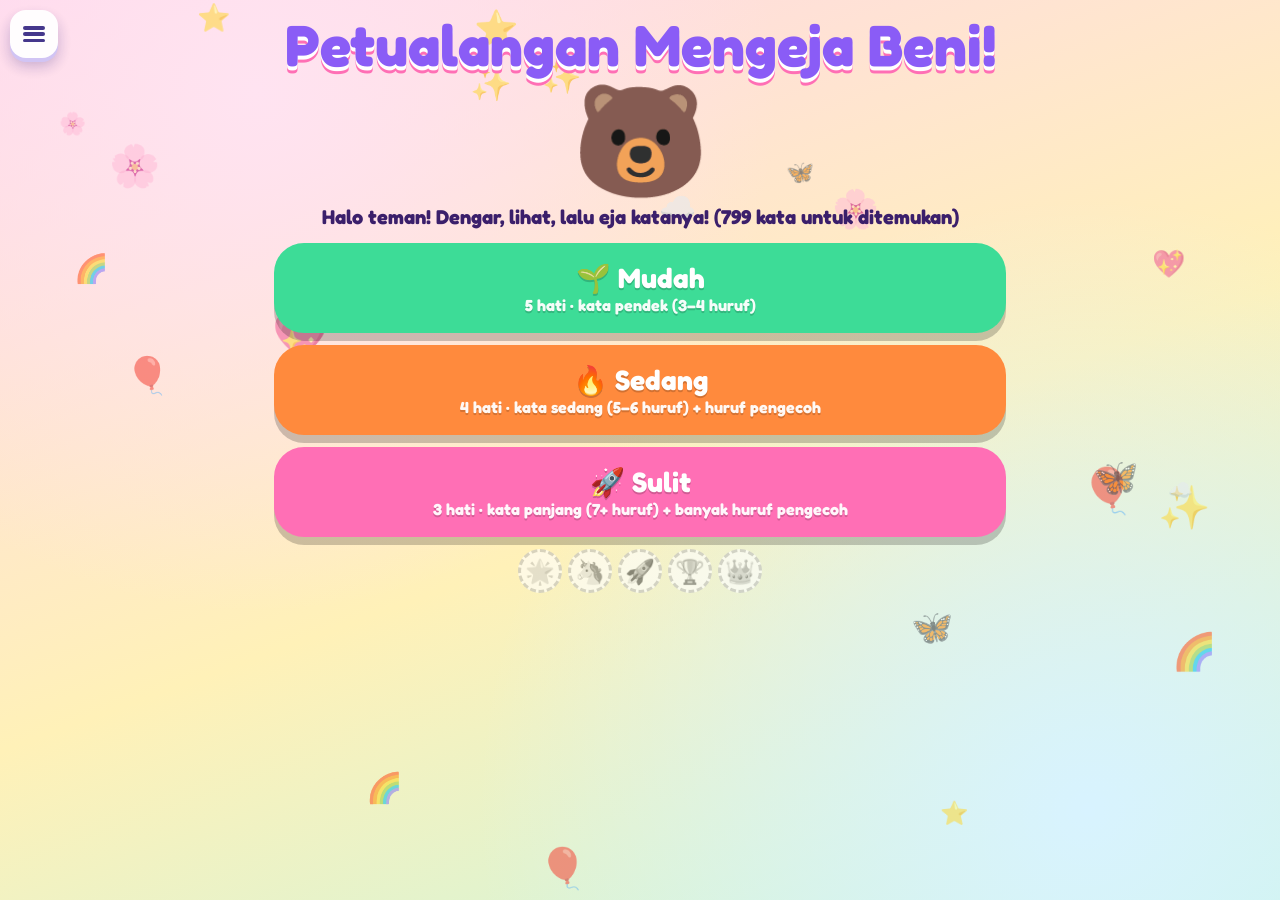
<file: kids/spelling-game-id.html>
<!DOCTYPE html>
<html lang="id"><head><meta charset="utf-8">
<meta name="viewport" content="width=device-width, initial-scale=1, viewport-fit=cover">
<title>Petualangan Mengeja Beni si Beruang</title>
<link href="https://fonts.googleapis.com/css2?family=Fredoka:wght@500;700&display=swap" rel="stylesheet">
<style>
:root{color-scheme:light;box-sizing:border-box;padding-top:env(safe-area-inset-top,0px);padding-bottom:env(safe-area-inset-bottom,0px);
--ink:#3b1f6b;--pink:#ff6fb5;--sun:#ffd23f;--sky:#3ec6ff;--mint:#3ddc97;--tang:#ff8a3d;--grape:#8a5cf6;--cream:#fff8e7}
html{scroll-padding-top:env(safe-area-inset-top,0px)}
*{box-sizing:border-box;-webkit-tap-highlight-color:transparent;user-select:none}
body{margin:0;min-height:100vh;font-family:'Fredoka','Comic Sans MS','Trebuchet MS',sans-serif;font-weight:700;color:var(--ink);
background:radial-gradient(circle at 20% 10%,#ffe3f1 0,transparent 40%),radial-gradient(circle at 85% 90%,#d8f3ff 0,transparent 45%),linear-gradient(160deg,#ffd6ec,#fff1b8 55%,#c9f5e0);overflow-x:hidden}
.bg{position:fixed;inset:0;pointer-events:none;z-index:0;overflow:hidden}
.bg i{position:absolute;font-style:normal;font-size:28px;opacity:.55;animation:float 7s ease-in-out infinite}
@keyframes float{50%{transform:translateY(-24px) rotate(20deg)}}
main{position:relative;z-index:1;max-width:760px;margin:0 auto;padding:12px 14px 28px}
.screen{display:none}.screen.on{display:block}
h1{font-size:clamp(34px,9vw,58px);margin:4px 0;text-align:center;line-height:1;color:var(--grape);text-shadow:0 4px 0 #fff,0 7px 0 var(--pink)}
.sub{text-align:center;font-size:20px;margin:6px 0 14px}
.mascot{font-size:110px;text-align:center;animation:bob 1.6s ease-in-out infinite;display:block;line-height:1.1}
.mascot.small{font-size:64px}
@keyframes bob{50%{transform:translateY(-14px) rotate(-5deg)}}
.cheer{animation:cheer .9s ease!important}
@keyframes cheer{30%{transform:translateY(-50px) rotate(360deg) scale(1.3)}60%{transform:translateY(0) scale(.9)}}
.sad{animation:wob .6s ease!important}
@keyframes wob{25%{transform:rotate(-14deg)}75%{transform:rotate(14deg)}}
.btn{display:block;width:100%;border:0;border-radius:30px;padding:18px;margin:12px 0;font:inherit;font-size:28px;color:#fff;cursor:pointer;
box-shadow:0 8px 0 rgba(0,0,0,.2);transition:transform .1s,box-shadow .1s;text-shadow:0 2px 0 rgba(0,0,0,.18)}
.btn:active{transform:translateY(7px);box-shadow:0 1px 0 rgba(0,0,0,.2)}
.btn small{display:block;font-size:16px;opacity:.95}
.b-easy{background:var(--mint)}.b-med{background:var(--tang)}.b-hard{background:var(--pink)}.b-go{background:var(--grape)}.b-sky{background:var(--sky)}
.hud{display:flex;gap:8px;align-items:center;justify-content:space-between;flex-wrap:wrap}
.pill{background:#fff;border-radius:24px;padding:6px 14px;font-size:20px;box-shadow:0 4px 0 rgba(0,0,0,.12);border:3px solid var(--sun)}
.hearts{font-size:26px;letter-spacing:2px}
.hearts .lost{filter:grayscale(1);opacity:.35}
.pop{animation:pop .4s}
@keyframes pop{50%{transform:scale(1.4)}}
.bar{height:20px;background:#fff;border-radius:12px;border:3px solid var(--grape);margin:10px 0;overflow:hidden}
.bar div{height:100%;width:0;background:repeating-linear-gradient(45deg,var(--pink),var(--pink) 12px,var(--sun) 12px,var(--sun) 24px);transition:width .5s;border-radius:8px}
.rewards{display:flex;gap:6px;justify-content:center;flex-wrap:wrap}
.rw{width:44px;height:44px;border-radius:50%;background:#fff;display:grid;place-items:center;font-size:24px;border:3px dashed #c9b6ee;filter:grayscale(1);opacity:.6}
.rw.got{filter:none;opacity:1;border:3px solid var(--sun);background:#fff6c9;animation:pop .6s}
.card{background:var(--cream);border:6px solid #fff;border-radius:36px;box-shadow:0 10px 0 rgba(138,92,246,.35);padding:12px;margin:10px 0;text-align:center}
.pic{font-size:clamp(90px,26vw,150px);line-height:1.1;display:inline-block;animation:bob 2s ease-in-out infinite}
.say{font-size:22px;padding:8px 22px;border:0;border-radius:24px;background:var(--sky);color:#fff;font-family:inherit;font-weight:700;box-shadow:0 5px 0 rgba(0,0,0,.2);cursor:pointer;margin:2px}
.say:active{transform:translateY(4px);box-shadow:none}
.slots,.tiles{display:flex;gap:8px;justify-content:center;flex-wrap:wrap;margin:12px 0}
.slot{width:clamp(48px,14vw,72px);height:clamp(58px,17vw,84px);border-radius:18px;border:4px dashed var(--grape);background:#fff;display:grid;place-items:center;font-size:clamp(34px,10vw,52px);text-transform:uppercase}
.slot.next{border-color:var(--pink);animation:pulse 1s infinite}
@keyframes pulse{50%{transform:scale(1.07)}}
.slot.full{border:4px solid var(--mint);background:#e6fff3;animation:pop .35s}
.slot.win{animation:dance .6s ease infinite alternate}
@keyframes dance{to{transform:translateY(-14px) rotate(8deg)}}
.tile{width:clamp(58px,17vw,84px);height:clamp(58px,17vw,84px);border:0;border-radius:22px;font:inherit;font-size:clamp(34px,11vw,54px);text-transform:uppercase;color:#fff;cursor:pointer;
box-shadow:0 7px 0 rgba(0,0,0,.25);text-shadow:0 3px 0 rgba(0,0,0,.2);animation:hop 1.4s ease-in-out infinite}
@keyframes hop{50%{transform:translateY(-9px)}}
.tile:active{transform:translateY(6px);box-shadow:0 1px 0 rgba(0,0,0,.25)}
.tile.used{visibility:hidden}
.tile.shake{animation:shake .45s}
@keyframes shake{20%,60%{transform:translateX(-12px)}40%,80%{transform:translateX(12px)}}
.tile.hint{outline:6px solid var(--sun);animation:pulse .5s infinite}
.msg{min-height:34px;font-size:26px;color:var(--grape)}
.toast{position:fixed;left:50%;top:30%;transform:translate(-50%,-50%) scale(0);z-index:50;background:#fff;border:6px solid var(--sun);border-radius:36px;padding:18px 28px;font-size:34px;text-align:center;box-shadow:0 12px 0 rgba(0,0,0,.2);pointer-events:none}
.toast.show{animation:toast 1.9s ease forwards}
@keyframes toast{15%{transform:translate(-50%,-50%) scale(1.15) rotate(-3deg)}25%{transform:translate(-50%,-50%) scale(1)}80%{transform:translate(-50%,-50%) scale(1)}100%{transform:translate(-50%,-50%) scale(0)}}
canvas{position:fixed;inset:0;width:100%;height:100%;pointer-events:none;z-index:40}
.top{display:flex;gap:8px}.top .pill{flex:1;text-align:center;font-size:18px;cursor:pointer}
.big{font-size:64px;text-align:center}
@media (prefers-reduced-motion:reduce){.bg i{animation:none}}
</style></head><body>
<div class="bg" id="bg"></div><canvas id="cv"></canvas><div class="toast" id="toast"></div>
<main>
<section class="screen on" id="s-start">
<h1>Petualangan Mengeja Beni!</h1>
<span class="mascot" id="m0">🐻</span>
<p class="sub">Halo teman! Dengar, lihat, lalu eja katanya! (799 kata untuk ditemukan)</p>
<button class="btn b-easy" data-lv="easy">🌱 Mudah<small>5 hati · kata pendek (3–4 huruf)</small></button>
<button class="btn b-med" data-lv="med">🔥 Sedang<small>4 hati · kata sedang (5–6 huruf) + huruf pengecoh</small></button>
<button class="btn b-hard" data-lv="hard">🚀 Sulit<small>3 hati · kata panjang (7+ huruf) + banyak huruf pengecoh</small></button>
<div class="rewards" id="rw0"></div>
</section>

<section class="screen" id="s-game">
<div class="top"><span class="pill" id="home">🏠 Beranda</span><span class="pill" id="snd">🔊 Suara nyala</span></div>
<div class="hud" style="margin-top:8px">
<span class="pill">⭐ <span id="pts">0</span></span>
<span class="pill" id="streak">🔥 0</span>
<span class="pill hearts" id="hearts"></span></div>
<div class="bar"><div id="prog"></div></div>
<div class="rewards" id="rw1"></div>
<div class="card">
<span class="mascot small" id="m1">🐻</span>
<div class="pic" id="pic"></div><br>
<button class="say" id="again">🔊 Dengar lagi</button>
<button class="say" id="hint" style="background:var(--tang)">💡 Petunjuk</button>
<div class="slots" id="slots"></div>
<div class="msg" id="msg"></div>
</div>
<div class="tiles" id="tiles"></div>
</section>

<section class="screen" id="s-end">
<h1 id="endT">Hore!</h1>
<div class="big" id="endS"></div>
<span class="mascot" id="m2">🐻</span>
<p class="sub" id="endP"></p>
<div class="rewards" id="rw2"></div>
<button class="btn b-go" id="replay">🎈 Main lagi</button>
<button class="btn b-sky" id="menu">🏠 Pilih level</button>
</section>
</main>
<script>
const $=id=>document.getElementById(id);
const WORDS=[["monyet","🐵"],["gorila","🦍"],["orangutan","🦧"],["anjing","🐶"],["anjing pemandu","🦮"],["pudel","🐩"],["serigala","🐺"],["rubah","🦊"],["rakun","🦝"],["kucing","🐱"],["singa","🦁"],["harimau","🐯"],["macan tutul","🐆"],["kuda","🐴"],["rusa besar","🫎"],["keledai","🫏"],["unicorn","🦄"],["zebra","🦓"],["rusa","🦌"],["bison","🦬"],["sapi","🐮"],["lembu","🐂"],["kerbau","🐃"],["babi hutan","🐗"],["hidung babi","🐽"],["domba jantan","🐏"],["domba betina","🐑"],["kambing","🐐"],["unta","🐪"],["llama","🦙"],["jerapah","🦒"],["gajah","🐘"],["mamut","🦣"],["badak","🦏"],["kuda nil","🦛"],["tikus","🐭"],["hamster","🐹"],["kelinci","🐰"],["tupai","🐿️"],["biwara","🦫"],["landak","🦔"],["kelelawar","🦇"],["beruang","🐻"],["beruang kutub","🐻‍❄️"],["koala","🐨"],["panda","🐼"],["kungkang","🦥"],["sigung","🦨"],["kanguru","🦘"],["musang","🦡"],["kalkun","🦃"],["ayam","🐔"],["ayam jago","🐓"],["itik menetas","🐣"],["itik bayi","🐤"],["burung","🐦"],["pinguin","🐧"],["merpati","🕊️"],["elang","🦅"],["bebek","🦆"],["burung hantu","🦉"],["dodo","🦤"],["bulu","🪶"],["flamingo","🦩"],["merak","🦚"],["nuri","🦜"],["sayap","🪽"],["katak","🐸"],["buaya","🐊"],["kadal","🦎"],["ular","🐍"],["naga","🐲"],["sauropod","🦕"],["ikan paus","🐋"],["anjing laut","🦭"],["ikan","🐟"],["ikan tropis","🐠"],["ikan gembung","🐡"],["hiu","🦈"],["gurita","🐙"],["terumbu karang","🪸"],["siput","🐌"],["serangga kecil","🐛"],["semut","🐜"],["lebah madu","🐝"],["kumbang","🪲"],["kumbang betina","🐞"],["jangkrik","🦗"],["kecoak","🪳"],["kalajengking","🦂"],["nyamuk","🦟"],["lalat","🪰"],["cacing","🪱"],["karangan bunga","💐"],["sakura","🌸"],["bunga","💮"],["teratai","🪷"],["hiasan mawar","🏵️"],["mawar","🌹"],["bunga layu","🥀"],["kembang sepatu","🌺"],["bunga matahari","🌻"],["mekar","🌼"],["tulip","🌷"],["hyacinthus","🪻"],["semai","🌱"],["tanaman pot","🪴"],["pohon palem","🌴"],["kaktus","🌵"],["seikat padi","🌾"],["herba","🌿"],["shamrock","☘️"],["daun maple","🍁"],["jamur","🍄"],["anggur","🍇"],["melon","🍈"],["semangka","🍉"],["buah jeruk","🍊"],["lemon","🍋"],["pisang","🍌"],["nanas","🍍"],["mangga","🥭"],["apel","🍎"],["pir","🍐"],["persik","🍑"],["ceri","🍒"],["stroberi","🍓"],["blueberry","🫐"],["buah kiwi","🥝"],["tomat","🍅"],["zaitun","🫒"],["kelapa","🥥"],["alpukat","🥑"],["terung","🍆"],["kentang","🥔"],["wortel","🥕"],["bonggol jagung","🌽"],["cabai pedas","🌶️"],["paprika","🫑"],["ketimun","🥒"],["selada","🥬"],["brokoli","🥦"],["bawang","🧄"],["bawang bombay","🧅"],["kacang tanah","🥜"],["kacang","🫘"],["kastanye","🌰"],["akar jahe","🫚"],["kacang polong","🫛"],["roti","🍞"],["croissant","🥐"],["roti baguette","🥖"],["roti pipih","🫓"],["pretzel","🥨"],["bagel","🥯"],["panekuk","🥞"],["wafel","🧇"],["irisan keju","🧀"],["kaki ayam","🍗"],["babi asap","🥓"],["hamburger","🍔"],["kentang goreng","🍟"],["pizza","🍕"],["hot dog","🌭"],["roti lapis","🥪"],["taco","🌮"],["burrito","🌯"],["tamale","🫔"],["falafel","🧆"],["telur","🥚"],["memasak","🍳"],["wajan dangkal","🥘"],["panci makanan","🍲"],["fondue","🫕"],["salad","🥗"],["popcorn","🍿"],["mentega","🧈"],["garam","🧂"],["makanan kaleng","🥫"],["kotak bento","🍱"],["kerupuk beras","🍘"],["nasi kepal","🍙"],["nasi matang","🍚"],["nasi kari","🍛"],["spageti","🍝"],["ubi panggang","🍠"],["oden","🍢"],["sushi","🍣"],["udang goreng","🍤"],["kue bulan","🥮"],["dango","🍡"],["dumpling","🥟"],["kotak makanan","🥡"],["kepiting","🦀"],["lobster","🦞"],["udang","🦐"],["tiram","🦪"],["es serut","🍧"],["es krim","🍨"],["donat","🍩"],["biskuit","🍪"],["kue","🍰"],["kue mangkuk","🧁"],["pai","🥧"],["sebatang","🍫"],["permen","🍬"],["permen lolipop","🍭"],["puding susu","🍮"],["toples madu","🍯"],["botol bayi","🍼"],["gelas susu","🥛"],["minuman hangat","☕"],["teko","🫖"],["gelas tumbler","🥃"],["menuang cairan","🫗"],["teh bubble","🧋"],["kotak minuman","🧃"],["teh mate","🧉"],["es batu","🧊"],["sumpit","🥢"],["sendok","🥄"],["toples","🫙"],["amphora","🏺"],["peta dunia","🗺️"],["peta jepang","🗾"],["kompas","🧭"],["gunung","⛰️"],["gunung berapi","🌋"],["gunung fuji","🗻"],["berkemah","🏕️"],["gurun","🏜️"],["taman nasional","🏞️"],["stadion","🏟️"],["batu bata","🧱"],["batu","🪨"],["kayu","🪵"],["pondok","🛖"],["perumahan","🏘️"],["rumah","🏠"],["kantor pos","🏤"],["rumah sakit","🏥"],["bank","🏦"],["hotel","🏨"],["hotel cinta","🏩"],["minimarket","🏪"],["sekolah","🏫"],["toserba","🏬"],["pabrik","🏭"],["kastel jepang","🏯"],["kastel","🏰"],["pernikahan","💒"],["menara tokyo","🗼"],["patung liberty","🗽"],["gereja","⛪"],["masjid","🕌"],["pura","🛕"],["sinagog","🕍"],["kuil shinto","⛩️"],["air mancur","⛲"],["tenda","⛺"],["berkabut","🌁"],["panorama kota","🏙️"],["komidi putar","🎠"],["perosotan","🛝"],["kincir ria","🎡"],["roller coaster","🎢"],["tanda salon","💈"],["tenda sirkus","🎪"],["lokomotif","🚂"],["gerbong","🚃"],["kereta ekspres","🚄"],["kereta","🚆"],["light rail","🚈"],["stasiun","🚉"],["trem","🚊"],["monorel","🚝"],["gerbong trem","🚋"],["bus datang","🚍"],["bus listrik","🚎"],["minibus","🚐"],["ambulans","🚑"],["mobil polisi","🚓"],["taksi datang","🚖"],["mobil datang","🚘"],["truk pikap","🛻"],["lori gandeng","🚛"],["traktor","🚜"],["mobil balap","🏎️"],["sepeda motor","🏍️"],["motor skuter","🛵"],["bajaj","🛺"],["sepeda","🚲"],["otoped","🛴"],["papan luncur","🛹"],["sepatu roda","🛼"],["halte bus","🚏"],["jalan raya","🛣️"],["rel kereta","🛤️"],["drum minyak","🛢️"],["roda","🛞"],["rambu stop","🛑"],["konstruksi","🚧"],["jangkar","⚓"],["ban pelampung","🛟"],["perahu layar","⛵"],["kano","🛶"],["perahu cepat","🚤"],["kapal feri","⛴️"],["kapal","🚢"],["pesawat","✈️"],["pesawat kecil","🛩️"],["parasut","🪂"],["kursi","💺"],["helikopter","🚁"],["kereta gantung","🚠"],["trem gantung","🚡"],["satelit","🛰️"],["roket","🚀"],["piring terbang","🛸"],["bel meja","🛎️"],["koper","🧳"],["jam pasir","⌛"],["jam tangan","⌚"],["jam weker","⏰"],["stopwatch","⏱️"],["jam perapian","🕰️"],["bulan baru","🌑"],["bulan purnama","🌕"],["bulan sabit","🌙"],["termometer","🌡️"],["matahari","☀️"],["bintang medium","⭐"],["bintang jatuh","🌠"],["bima sakti","🌌"],["awan","☁️"],["awan hujan","🌧️"],["awan salju","🌨️"],["awan petir","🌩️"],["tornado","🌪️"],["kabut","🌫️"],["tertiup angin","🌬️"],["topan","🌀"],["pelangi","🌈"],["payung","☂️"],["serpihan salju","❄️"],["komet","☄️"],["api","🔥"],["tetesan air","💧"],["ombak","🌊"],["pohon natal","🎄"],["kembang api","🎆"],["petasan","🧨"],["berkilau","✨"],["balon","🎈"],["party popper","🎉"],["bola konfeti","🎊"],["pohon tanabata","🎋"],["dekorasi pinus","🎍"],["boneka jepang","🎎"],["ikan koi","🎏"],["lonceng angin","🎐"],["perayaan bulan","🎑"],["amplop","🧧"],["pita","🎀"],["kado","🎁"],["pita pengingat","🎗️"],["tiket masuk","🎟️"],["tiket","🎫"],["medali militer","🎖️"],["piala","🏆"],["medali emas","🥇"],["medali perak","🥈"],["bola sepak","⚽"],["bisbol","⚾"],["sofbol","🥎"],["bola basket","🏀"],["bola voli","🏐"],["tenis","🎾"],["lempar cakram","🥏"],["bowling","🎳"],["kriket","🏏"],["hoki lapangan","🏑"],["hoki es","🏒"],["lacrosse","🥍"],["ping pong","🏓"],["bulu tangkis","🏸"],["sarung tinju","🥊"],["gawang","🥅"],["seluncur es","⛸️"],["kacamata selam","🤿"],["kaos lari","🎽"],["ski","🎿"],["kereta luncur","🛷"],["batu curling","🥌"],["dart","🎯"],["bola kristal","🔮"],["tongkat ajaib","🪄"],["video game","🎮"],["joystick","🕹️"],["mesin slot","🎰"],["dadu","🎲"],["keping puzzle","🧩"],["boneka beruang","🧸"],["pinata","🪅"],["bola disko","🪩"],["hati","♥️"],["pion catur","♟️"],["joker","🃏"],["kartu bunga","🎴"],["seni drama","🎭"],["palet pelukis","🎨"],["benang","🧵"],["jarum jahit","🪡"],["simpul","🪢"],["kacamata","👓"],["rompi pengaman","🦺"],["dasi","👔"],["kaos","👕"],["celana jeans","👖"],["syal","🧣"],["sarung tangan","🧤"],["mantel","🧥"],["kaus kaki","🧦"],["gaun","👗"],["kimono","👘"],["sari","🥻"],["celana renang","🩲"],["celana pendek","🩳"],["pakaian wanita","👚"],["dompet","👛"],["tas jinjing","👜"],["kantung","👝"],["tas belanja","🛍️"],["tas sekolah","🎒"],["sandal jepit","🩴"],["sepatu pria","👞"],["sepatu lari","👟"],["sepatu flat","🥿"],["sandal wanita","👡"],["sepatu balet","🩰"],["sisir garpu","🪮"],["mahkota","👑"],["topi wanita","👒"],["topi tinggi","🎩"],["topi wisuda","🎓"],["topi berlidah","🧢"],["helm tentara","🪖"],["lipstik","💄"],["cincin","💍"],["batu permata","💎"],["speaker mati","🔇"],["pengeras suara","📢"],["megafon","📣"],["trompet pos","📯"],["lonceng","🔔"],["naskah musik","🎼"],["not musik","🎵"],["kenop kontrol","🎛️"],["mikrofon","🎤"],["headphone","🎧"],["radio","📻"],["saksofon","🎷"],["akordeon","🪗"],["gitar","🎸"],["keyboard musik","🎹"],["trompet","🎺"],["biola","🎻"],["banjo","🪕"],["drum","🥁"],["gendang","🪘"],["marakas","🪇"],["seruling","🪈"],["ponsel","📱"],["telepon masuk","📲"],["telepon","☎️"],["gagang telepon","📞"],["pager","📟"],["mesin faks","📠"],["baterai","🔋"],["baterai lemah","🪫"],["steker","🔌"],["printer","🖨️"],["keyboard","⌨️"],["mouse komputer","🖱️"],["trackball","🖲️"],["disk komputer","💽"],["disket","💾"],["disk optik","💿"],["dvd","📀"],["sempoa","🧮"],["kamera film","🎥"],["frame film","🎞️"],["proyektor film","📽️"],["televisi","📺"],["kamera","📷"],["kamera video","📹"],["kaset video","📼"],["lilin","🕯️"],["bohlam","💡"],["lampu senter","🔦"],["lampion","🏮"],["lampu diya","🪔"],["buku tertutup","📕"],["buku terbuka","📖"],["buku","📗"],["buku catatan","📓"],["buku besar","📒"],["gulungan","📜"],["koran","📰"],["gulungan koran","🗞️"],["pembatas buku","🔖"],["label","🏷️"],["kantung uang","💰"],["koin","🪙"],["uang bersayap","💸"],["kartu kredit","💳"],["kuitansi","🧾"],["email","📧"],["amplop datang","📨"],["paket","📦"],["kotak pos","📮"],["pensil","✏️"],["ujung pena","✒️"],["pena tinta","🖋️"],["pena","🖊️"],["kuas","🖌️"],["krayon","🖍️"],["memo","📝"],["tas kantor","💼"],["folder file","📁"],["kalender","📅"],["kalender sobek","📆"],["catatan spiral","🗒️"],["indeks kartu","📇"],["bagan menurun","📉"],["diagram batang","📊"],["papan klip","📋"],["paku penanda","📌"],["klip kertas","📎"],["gunting","✂️"],["lemari file","🗄️"],["gembok","🔒"],["gembok terbuka","🔓"],["kunci","🔑"],["kunci antik","🗝️"],["palu","🔨"],["beliung","⛏️"],["bumerang","🪃"],["perisai","🛡️"],["gergaji kayu","🪚"],["kunci inggris","🔧"],["obeng","🪛"],["roda gigi","⚙️"],["klem","🗜️"],["tautan","🔗"],["kait","🪝"],["kotak perkakas","🧰"],["magnet","🧲"],["tangga","🪜"],["alembic","⚗️"],["tabung uji","🧪"],["cawan petri","🧫"],["dna","🧬"],["mikroskop","🔬"],["teleskop","🔭"],["antena satelit","📡"],["plester luka","🩹"],["kruk","🩼"],["stetoskop","🩺"],["pintu","🚪"],["elevator","🛗"],["cermin","🪞"],["jendela","🪟"],["tempat tidur","🛏️"],["bangku","🪑"],["penyedot wc","🪠"],["shower","🚿"],["bathtub","🛁"],["pisau cukur","🪒"],["botol losion","🧴"],["peniti","🧷"],["sapu","🧹"],["keranjang","🧺"],["ember","🪣"],["sabun","🧼"],["gelembung","🫧"],["sikat gigi","🪥"],["spons","🧽"],["troli belanja","🛒"],["batu nisan","🪦"],["jimat nazar","🧿"],["hamsa","🪬"],["moai","🗿"],["plakat","🪧"],["andorra","🇦🇩"],["afganistan","🇦🇫"],["anguilla","🇦🇮"],["albania","🇦🇱"],["armenia","🇦🇲"],["angola","🇦🇴"],["antarktika","🇦🇶"],["argentina","🇦🇷"],["samoa amerika","🇦🇸"],["austria","🇦🇹"],["australia","🇦🇺"],["aruba","🇦🇼"],["azerbaijan","🇦🇿"],["barbados","🇧🇧"],["bangladesh","🇧🇩"],["belgia","🇧🇪"],["burkina faso","🇧🇫"],["bulgaria","🇧🇬"],["bahrain","🇧🇭"],["burundi","🇧🇮"],["benin","🇧🇯"],["bermuda","🇧🇲"],["bolivia","🇧🇴"],["brasil","🇧🇷"],["bahama","🇧🇸"],["bhutan","🇧🇹"],["pulau bouvet","🇧🇻"],["botswana","🇧🇼"],["belarus","🇧🇾"],["belize","🇧🇿"],["kanada","🇨🇦"],["swiss","🇨🇭"],["kepulauan cook","🇨🇰"],["cile","🇨🇱"],["kamerun","🇨🇲"],["tiongkok","🇨🇳"],["kolombia","🇨🇴"],["kosta rika","🇨🇷"],["kuba","🇨🇺"],["tanjung verde","🇨🇻"],["pulau natal","🇨🇽"],["siprus","🇨🇾"],["ceko","🇨🇿"],["jerman","🇩🇪"],["diego garcia","🇩🇬"],["jibuti","🇩🇯"],["denmark","🇩🇰"],["dominika","🇩🇲"],["aljazair","🇩🇿"],["ekuador","🇪🇨"],["estonia","🇪🇪"],["mesir","🇪🇬"],["sahara barat","🇪🇭"],["eritrea","🇪🇷"],["spanyol","🇪🇸"],["etiopia","🇪🇹"],["uni eropa","🇪🇺"],["finlandia","🇫🇮"],["fiji","🇫🇯"],["mikronesia","🇫🇲"],["prancis","🇫🇷"],["gabon","🇬🇦"],["inggris raya","🇬🇧"],["grenada","🇬🇩"],["georgia","🇬🇪"],["guyana prancis","🇬🇫"],["guernsey","🇬🇬"],["ghana","🇬🇭"],["gibraltar","🇬🇮"],["greenland","🇬🇱"],["gambia","🇬🇲"],["guinea","🇬🇳"],["guadeloupe","🇬🇵"],["yunani","🇬🇷"],["guatemala","🇬🇹"],["guam","🇬🇺"],["guyana","🇬🇾"],["honduras","🇭🇳"],["kroasia","🇭🇷"],["haiti","🇭🇹"],["hungaria","🇭🇺"],["indonesia","🇮🇩"],["irlandia","🇮🇪"],["israel","🇮🇱"],["pulau man","🇮🇲"],["india","🇮🇳"],["irak","🇮🇶"],["iran","🇮🇷"],["islandia","🇮🇸"],["italia","🇮🇹"],["jersey","🇯🇪"],["jamaika","🇯🇲"],["yordania","🇯🇴"],["jepang","🇯🇵"],["kenya","🇰🇪"],["kirgizstan","🇰🇬"],["kamboja","🇰🇭"],["kiribati","🇰🇮"],["komoro","🇰🇲"],["korea utara","🇰🇵"],["korea selatan","🇰🇷"],["kuwait","🇰🇼"],["kazakhstan","🇰🇿"],["laos","🇱🇦"],["lebanon","🇱🇧"],["saint lucia","🇱🇨"],["liechtenstein","🇱🇮"],["sri lanka","🇱🇰"],["liberia","🇱🇷"],["lesotho","🇱🇸"],["lituania","🇱🇹"],["luksemburg","🇱🇺"],["latvia","🇱🇻"],["libya","🇱🇾"],["maroko","🇲🇦"],["monako","🇲🇨"],["moldova","🇲🇩"],["montenegro","🇲🇪"],["saint martin","🇲🇫"],["madagaskar","🇲🇬"],["mali","🇲🇱"],["mongolia","🇲🇳"],["martinik","🇲🇶"],["mauritania","🇲🇷"],["montserrat","🇲🇸"],["malta","🇲🇹"],["mauritius","🇲🇺"],["maladewa","🇲🇻"],["malawi","🇲🇼"],["meksiko","🇲🇽"],["malaysia","🇲🇾"],["mozambik","🇲🇿"],["namibia","🇳🇦"],["kaledonia baru","🇳🇨"],["niger","🇳🇪"],["nigeria","🇳🇬"],["nikaragua","🇳🇮"],["belanda","🇳🇱"],["norwegia","🇳🇴"],["nepal","🇳🇵"],["nauru","🇳🇷"],["niue","🇳🇺"],["selandia baru","🇳🇿"],["oman","🇴🇲"],["panama","🇵🇦"],["peru","🇵🇪"],["papua nugini","🇵🇬"],["filipina","🇵🇭"],["pakistan","🇵🇰"],["polandia","🇵🇱"],["puerto riko","🇵🇷"],["portugal","🇵🇹"],["palau","🇵🇼"],["paraguay","🇵🇾"],["qatar","🇶🇦"],["rumania","🇷🇴"],["serbia","🇷🇸"],["rusia","🇷🇺"],["rwanda","🇷🇼"],["arab saudi","🇸🇦"],["seychelles","🇸🇨"],["sudan","🇸🇩"],["swedia","🇸🇪"],["singapura","🇸🇬"],["saint helena","🇸🇭"],["slovenia","🇸🇮"],["slovakia","🇸🇰"],["sierra leone","🇸🇱"],["san marino","🇸🇲"],["senegal","🇸🇳"],["somalia","🇸🇴"],["suriname","🇸🇷"],["sudan selatan","🇸🇸"],["el salvador","🇸🇻"],["sint maarten","🇸🇽"],["suriah","🇸🇾"],["eswatini","🇸🇿"],["chad","🇹🇩"],["togo","🇹🇬"],["thailand","🇹🇭"],["tajikistan","🇹🇯"],["tokelau","🇹🇰"],["timor leste","🇹🇱"],["turkmenistan","🇹🇲"],["tunisia","🇹🇳"],["tonga","🇹🇴"],["turki","🇹🇷"],["tuvalu","🇹🇻"],["taiwan","🇹🇼"],["tanzania","🇹🇿"],["ukraina","🇺🇦"],["uganda","🇺🇬"],["uruguay","🇺🇾"],["uzbekistan","🇺🇿"],["vatikan","🇻🇦"],["venezuela","🇻🇪"],["vietnam","🇻🇳"],["vanuatu","🇻🇺"],["samoa","🇼🇸"],["kosovo","🇽🇰"],["yaman","🇾🇪"],["mayotte","🇾🇹"],["afrika selatan","🇿🇦"],["zambia","🇿🇲"],["zimbabwe","🇿🇼"]];
const LV={easy:{h:5,x:0,loss:0,f:n=>n<=4},med:{h:4,x:3,loss:1,f:n=>n>=5&&n<=6},hard:{h:3,x:6,loss:1,f:n=>n>=7}};
const REWARDS=[[40,"🌟","Bintang Emas"],[100,"🦄","Unicorn"],[180,"🚀","Roket"],[280,"🏆","Piala"],[400,"👑","Mahkota"]];
const CHEERS=["Hebat!", "Luar biasa!", "Keren sekali!", "Pintar sekali!", "Mantap!", "Bagus sekali!", "Fantastis!"];
const OOPS=["Ups! Coba lagi ya!", "Hampir benar! Kamu pasti bisa!", "Belum tepat, coba huruf lain!", "Semangat, kamu hebat!"];
const COLS=["#ff6fb5","#3ec6ff","#ff8a3d","#3ddc97","#8a5cf6","#f5b800","#ef476f"];
const ROUND=10;
let S={},sound=true,got=JSON.parse("[]"),AC=null;

// background stars
["⭐","✨","🎈","🌈","🦋","🌸","☁️","💖"].forEach((e,i)=>{for(let k=0;k<3;k++){const n=document.createElement("i");n.textContent=e;n.style.left=Math.random()*95+"%";n.style.top=Math.random()*95+"%";n.style.animationDelay=(-Math.random()*7)+"s";n.style.fontSize=(20+Math.random()*26)+"px";$("bg").appendChild(n)}});

// ---------- sound ----------
function ac(){if(!AC){try{AC=new (window.AudioContext||window.webkitAudioContext)()}catch(e){}}if(AC&&AC.state==="suspended")AC.resume();return AC}
function tone(f,d=.15,type="sine",v=.3,t0=0,slide=0){if(!sound)return;const a=ac();if(!a)return;const o=a.createOscillator(),g=a.createGain(),t=a.currentTime+t0;
o.type=type;o.frequency.setValueAtTime(f,t);if(slide)o.frequency.exponentialRampToValueAtTime(f*slide,t+d);
g.gain.setValueAtTime(v,t);g.gain.exponentialRampToValueAtTime(.001,t+d);o.connect(g);g.connect(a.destination);o.start(t);o.stop(t+d+.02)}
const N=[523,587,659,698,784,880,988,1047,1175,1319];
const sPlace=i=>{tone(N[Math.min(i,9)],.18,"triangle",.4);tone(N[Math.min(i,9)]*2,.1,"sine",.18,.04)};
const sOk=()=>[523,659,784,1047,1319].forEach((f,i)=>tone(f,.25,"square",.2,i*.09));
const sBad=()=>{tone(220,.25,"sawtooth",.3,0,.5);tone(165,.3,"sawtooth",.25,.12,.5)};
const sStreak=()=>[784,988,1175,1568,1976].forEach((f,i)=>tone(f,.2,"triangle",.35,i*.07));
const sReward=()=>{[523,659,784,1047,784,1047,1319,1568].forEach((f,i)=>tone(f,.3,"square",.22,i*.11));tone(262,1,"triangle",.3,0)};
const sLose=()=>[392,330,262,196].forEach((f,i)=>tone(f,.35,"triangle",.35,i*.25));
function say(t,pitch=1.4){if(!sound||!window.speechSynthesis)return;try{speechSynthesis.cancel();const u=new SpeechSynthesisUtterance(t);u.lang="id-ID";u.rate=.85;u.pitch=pitch;u.volume=1;speechSynthesis.speak(u)}catch(e){}}

// ---------- confetti ----------
const cv=$("cv"),cx=cv.getContext("2d");let P=[],raf=0;
function size(){cv.width=innerWidth;cv.height=innerHeight}size();addEventListener("resize",size);
function confetti(n=120,x=.5,y=.35){for(let i=0;i<n;i++){const a=Math.random()*Math.PI*2,s=6+Math.random()*12;
P.push({x:innerWidth*x,y:innerHeight*y,vx:Math.cos(a)*s,vy:Math.sin(a)*s-6,r:Math.random()*6.3,vr:Math.random()*.4-.2,w:8+Math.random()*10,c:COLS[i%7],e:Math.random()<.2?["⭐","🎉","💖"][i%3]:null,life:140})}
if(!raf)loop()}
function loop(){cx.clearRect(0,0,cv.width,cv.height);P=P.filter(p=>p.life-->0);
P.forEach(p=>{p.vy+=.35;p.vx*=.99;p.x+=p.vx;p.y+=p.vy;p.r+=p.vr;cx.save();cx.translate(p.x,p.y);cx.rotate(p.r);cx.globalAlpha=Math.min(1,p.life/30);
if(p.e){cx.font="26px serif";cx.fillText(p.e,-13,10)}else{cx.fillStyle=p.c;cx.fillRect(-p.w/2,-p.w/4,p.w,p.w/2)}cx.restore()});
raf=P.length?requestAnimationFrame(loop):0}

// ---------- helpers ----------
function toast(t){const e=$("toast");e.textContent=t;e.classList.remove("show");void e.offsetWidth;e.classList.add("show")}
function mascot(cls,face){["m1"].forEach(id=>{const m=$(id);if(face)m.textContent=face;m.classList.remove("cheer","sad");void m.offsetWidth;if(cls)m.classList.add(cls)})}
function show(id){document.querySelectorAll(".screen").forEach(s=>s.classList.remove("on"));$(id).classList.add("on");scrollTo(0,0)}
function renderRewards(){["rw0","rw1","rw2"].forEach(id=>{$(id).innerHTML=REWARDS.map(r=>`<div class="rw ${got.includes(r[1])?"got":""}" title="${r[2]} di ${r[0]} poin">${r[1]}</div>`).join("")})}
function hud(){$("pts").textContent=S.pts;$("streak").textContent="🔥 "+S.streak;
$("hearts").innerHTML=Array.from({length:LV[S.lv].h},(_,i)=>`<span class="${i<S.hearts?"":"lost"}">❤️</span>`).join("");
$("prog").style.width=(S.i/ROUND*100)+"%"}
const shuffle=a=>{for(let i=a.length-1;i>0;i--){const j=Math.random()*(i+1)|0;[a[i],a[j]]=[a[j],a[i]]}return a};

// ---------- game ----------
function start(lv){ac();S={lv,pts:0,streak:0,best:0,hearts:LV[lv].h,i:0,list:shuffle(WORDS.filter(w=>LV[lv].f(w[0].replace(/ /g,'').length))).slice(0,ROUND),clean:0,mistakes:0,busy:false};
renderRewards();show("s-game");say("Ayo mengeja!");setTimeout(next,900)}
function next(){if(S.i>=ROUND)return finish(true);
const [disp,pic]=S.list[S.i];const w=disp.replace(/ /g,"");S.w=w;S.d=disp;S.pos=0;S.slip=false;S.busy=false;
$("pic").textContent=pic;$("msg").textContent="Ketuk huruf untuk mengeja katanya!";
$("slots").innerHTML=[...disp].map(c=>c===" "?'<div style="width:16px"></div>':'<div class="slot"></div>').join("");
const abc="abcdefghijklmnopqrstuvwxyz".split("").filter(c=>!w.includes(c));
S.tiles=shuffle([...w,...shuffle(abc).slice(0,LV[S.lv].x)]);
$("tiles").innerHTML=S.tiles.map((c,i)=>`<button class="tile" data-i="${i}" style="background:${COLS[i%7]};animation-delay:${i*.12}s">${c}</button>`).join("");
mark();hud();mascot("", "🐻");setTimeout(speakWord,300)}
function mark(){document.querySelectorAll(".slot").forEach((s,i)=>s.classList.toggle("next",i===S.pos))}
function speakWord(){say(S.d,1.3)}
function press(i){if(S.busy)return;const b=document.querySelector(`.tile[data-i="${i}"]`);if(!b||b.classList.contains("used"))return;ac();
const c=S.tiles[i];
if(c===S.w[S.pos]){b.classList.add("used");const sl=document.querySelectorAll(".slot")[S.pos];sl.textContent=c;sl.classList.add("full");sl.classList.remove("next");
document.querySelectorAll(".tile.hint").forEach(t=>t.classList.remove("hint"));sPlace(S.pos);confetti(8,(sl.getBoundingClientRect().left+30)/innerWidth,sl.getBoundingClientRect().top/innerHeight);
S.pos++;if(S.pos===S.w.length)win();else mark()}
else{b.classList.remove("shake");void b.offsetWidth;b.classList.add("shake");sBad();S.slip=true;S.streak=0;mascot("sad","🙈");
$("msg").textContent=OOPS[Math.random()*OOPS.length|0];say(OOPS[Math.random()*OOPS.length|0],1.2);
if(LV[S.lv].loss){S.hearts--;S.mistakes++;$("hearts").classList.add("pop");setTimeout(()=>$("hearts").classList.remove("pop"),400);if(S.hearts<=0){hud();return finish(false)}}
hud()}}
function win(){S.busy=true;S.i++;
const bonus=S.slip?0:S.streak*5;if(!S.slip)S.streak++;S.best=Math.max(S.best,S.streak);
const gain=10+S.w.length*2+(S.slip?0:S.streak*5);S.pts+=gain;
document.querySelectorAll(".slot").forEach((s,k)=>{s.style.animationDelay=k*.08+"s";s.classList.add("win")});
const ch=CHEERS[Math.random()*CHEERS.length|0];toast(ch+" +"+gain);$("msg").textContent=ch;sOk();confetti(160);setTimeout(()=>confetti(90,.2,.5),250);setTimeout(()=>confetti(90,.8,.5),450);
mascot("cheer","🥳");say(ch+" "+S.d+"!",1.5);hud();
let delay=2300;
if(!S.slip&&S.streak>=2&&S.streak%2===0){setTimeout(()=>{sStreak();toast("🔥 "+S.streak+" berturut-turut!");say("Kamu membara!",1.5);confetti(100)},1500);delay=3300}
const r=REWARDS.find(r=>S.pts>=r[0]&&!got.includes(r[1]));
if(r){got.push(r[1]);setTimeout(()=>{sReward();toast("🎁 Hadiah baru! "+r[1]+" "+r[2]);say("Kamu membuka hadiah baru! "+r[2]+"!",1.5);confetti(250,.5,.3);renderRewards()},delay-600);delay+=2100}
setTimeout(next,delay)}
function finish(won){S.busy=true;renderRewards();show("s-end");
const stars=won?(S.mistakes<=1?3:S.mistakes<=3?2:1):1;
$("endS").textContent="⭐".repeat(stars)+"☆".repeat(3-stars);
$("m2").textContent=won?"🥳":"🤗";
$("endT").textContent=won?"Hore, kamu berhasil!":"Usaha bagus!";
$("endP").textContent=won?`Skormu ${S.pts} poin dan runtunan terbaikmu ${S.best}!`:`Skormu ${S.pts} poin. Ayo coba lagi, kamu pasti bisa!`;
if(won){say("Hore! Kamu menyelesaikannya! Hebat!",1.5);sReward();confetti(300);setTimeout(()=>confetti(200,.2,.4),400);setTimeout(()=>confetti(200,.8,.4),700)}else{sLose();say("Usaha bagus! Ayo main lagi!",1.2)}}

// ---------- events ----------
document.querySelectorAll("[data-lv]").forEach(b=>b.onclick=()=>start(b.dataset.lv));
$("tiles").onclick=e=>{const b=e.target.closest(".tile");if(b)press(+b.dataset.i)};
$("again").onclick=()=>{ac();speakWord()};
$("hint").onclick=()=>{if(S.busy)return;ac();const c=S.w[S.pos];const t=[...document.querySelectorAll(".tile:not(.used)")].find(t=>t.textContent===c);
if(t){t.classList.add("hint");S.pts=Math.max(0,S.pts-3);tone(900,.2,"triangle",.3);hud();$("msg").textContent="Coba huruf yang bersinar! (−3 poin)"}};
$("snd").onclick=()=>{sound=!sound;$("snd").textContent=sound?"🔊 Suara nyala":"🔇 Suara mati";if(sound){ac();tone(800,.2)}else if(window.speechSynthesis)speechSynthesis.cancel()};
$("home").onclick=()=>{S.busy=true;if(window.speechSynthesis)speechSynthesis.cancel();show("s-start")};
$("replay").onclick=()=>start(S.lv);
$("menu").onclick=()=>show("s-start");
renderRewards();
</script>
<script src="kids-nav.js" defer></script>
</body>
</html>
</file>
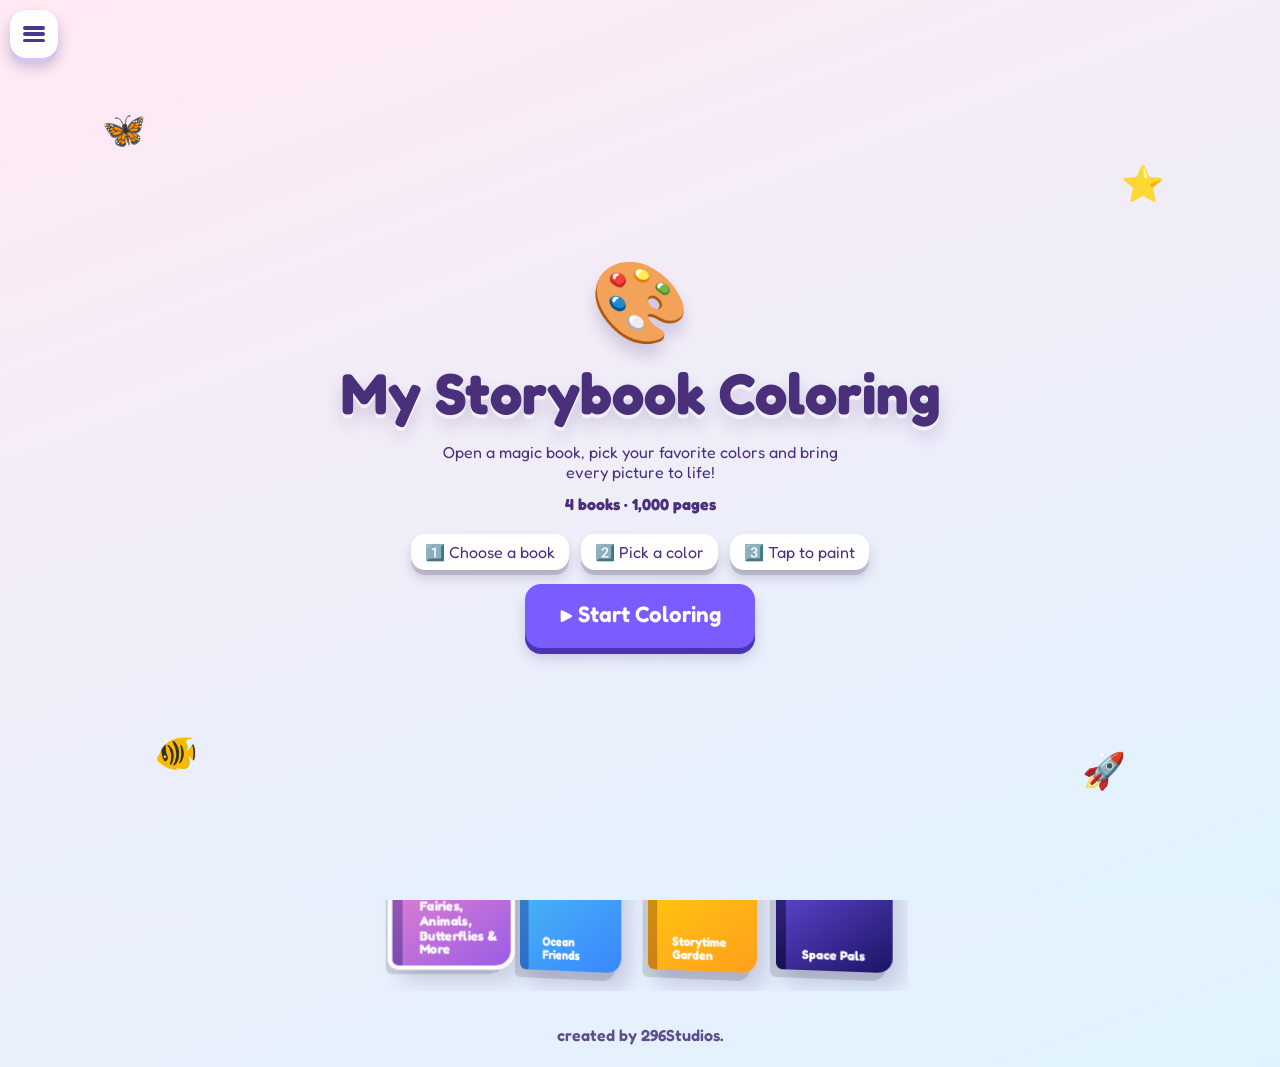
<file: kids/storybook-coloring.html>
<!DOCTYPE html>
<html lang="en">
<head>
<meta charset="utf-8">
<meta name="viewport" content="width=device-width, initial-scale=1, viewport-fit=cover">
<title>Storybook Coloring</title>
<link href="https://fonts.googleapis.com/css2?family=Fredoka:wght@400;600;700&display=swap" rel="stylesheet">
<style>
:root{--bg1:#ffe9f3;--bg2:#dff3ff;--ink:#4a2f7a;--card:#fff;--sh:#4a2f7a33;box-sizing:border-box;padding-top:env(safe-area-inset-top,0px);padding-bottom:env(safe-area-inset-bottom,0px)}
html{scroll-padding-top:env(safe-area-inset-top,0px)}
@media (prefers-color-scheme:dark){:root:not([data-theme="light"]){--bg1:#2b2050;--bg2:#12304a;--ink:#fff1fa;--card:#3b2f66;--sh:#0008}}
:root[data-theme="dark"]{--bg1:#2b2050;--bg2:#12304a;--ink:#fff1fa;--card:#3b2f66;--sh:#0008}
*{box-sizing:border-box}
body{margin:0;min-height:100vh;font-family:'Fredoka','Baloo 2','Comic Sans MS',system-ui,sans-serif;color:var(--ink);background:linear-gradient(160deg,var(--bg1),var(--bg2));background-color:#ffe9f3;overflow-x:hidden}
h1{margin:14px 12px 4px;text-align:center;font-size:clamp(1.5rem,5vw,2.4rem);text-shadow:0 3px 0 #fff8,0 6px 10px var(--sh);animation:drop .8s cubic-bezier(.2,1.4,.4,1) both}
.sub{text-align:center;margin:0 0 10px;opacity:.8;animation:drop .8s .15s both}
main{max-width:560px;margin:0 auto;padding:0 12px 24px;display:flex;flex-direction:column;align-items:center;gap:14px}
.paper{width:100%;max-width:480px;aspect-ratio:1;background:#fff;border-radius:30px;padding:10px;box-shadow:0 0 0 8px #fff,0 0 0 13px #ff9ec4,0 28px 38px -14px var(--sh);transform:perspective(900px) rotateX(4deg);animation:rise .9s .25s cubic-bezier(.2,1.3,.4,1) both}
svg{width:100%;height:100%;display:block;touch-action:manipulation}
.f{fill:#fff;stroke:#222;stroke-width:2.2;stroke-linejoin:round;cursor:pointer;transform-box:fill-box;transform-origin:center}
.f:hover{filter:brightness(.96)}
.l{fill:none;stroke:#222;stroke-width:2;stroke-linecap:round;pointer-events:none}
.d{fill:#222;pointer-events:none}
.pop{animation:pop .35s}
.tools{display:flex;flex-wrap:wrap;gap:9px;justify-content:center;max-width:480px;animation:rise .8s .45s both}
.sw{width:40px;height:40px;border-radius:50%;border:3px solid #fff;cursor:pointer;background-image:radial-gradient(circle at 30% 28%,#fff9,#0000 55%);box-shadow:0 5px 0 #0003,0 8px 10px var(--sh);transition:transform .15s}
.sw:hover{transform:translateY(-3px)}
.sw.on{transform:translateY(-5px) scale(1.18);outline:4px solid var(--ink)}
.btns{display:flex;gap:10px;flex-wrap:wrap;justify-content:center;animation:rise .8s .55s both}
.btn{font:inherit;font-weight:600;padding:10px 18px;border:0;border-radius:16px;color:#fff;background:#7b5cff;cursor:pointer;box-shadow:0 6px 0 #4b33b8,0 10px 14px var(--sh);transition:transform .1s,box-shadow .1s}
.btn:active{transform:translateY(5px);box-shadow:0 1px 0 #4b33b8}
.btn.b2{background:#ff6b9d;box-shadow:0 6px 0 #c23b6c,0 10px 14px var(--sh)}
.btn.b3{background:#2ec4b6;box-shadow:0 6px 0 #1a8a80,0 10px 14px var(--sh)}
.shelf{display:flex;gap:16px;overflow-x:auto;width:100%;padding:14px 10px 22px;justify-content:safe center;perspective:800px}
.book{flex:0 0 112px;height:150px;border:0;border-radius:6px 14px 14px 6px;color:#fff;font:inherit;font-weight:700;font-size:.78rem;line-height:1.1;padding:10px 8px 8px 16px;cursor:pointer;display:flex;flex-direction:column;justify-content:space-between;text-align:left;transform:rotateY(-24deg);transform-origin:left;transition:transform .3s,box-shadow .3s;box-shadow:-6px 8px 0 #0002,8px 14px 20px var(--sh);border-left:10px solid #0003;animation:rise .7s both}
.book i{font-style:normal;font-size:2.3rem;text-align:center}
.book:hover,.book.on{transform:rotateY(0) translateY(-8px) scale(1.06)}
.book.on{outline:4px solid #fff}
@keyframes rise{from{opacity:0;transform:translateY(40px) scale(.92)}}
#intro{position:fixed;inset:0;z-index:9;display:flex;flex-direction:column;align-items:center;justify-content:center;text-align:center;padding:calc(24px + env(safe-area-inset-top,0px)) 24px calc(24px + env(safe-area-inset-bottom,0px));background:linear-gradient(160deg,var(--bg1),var(--bg2));background-color:#ffe9f3;transition:opacity .6s,transform .6s;overflow:hidden}
#intro.out{opacity:0;transform:scale(1.15);pointer-events:none}
#intro h2{font-size:clamp(2rem,9vw,3.6rem);margin:8px 0;text-shadow:0 4px 0 #fff9,0 10px 18px var(--sh);animation:drop .9s cubic-bezier(.2,1.4,.4,1) both}
#intro p{max-width:420px;margin:6px 0;animation:rise .8s .3s both}
.hero{font-size:5rem;animation:bob 3s ease-in-out infinite;filter:drop-shadow(0 12px 8px var(--sh))}
.steps{display:flex;gap:12px;flex-wrap:wrap;justify-content:center;margin:14px 0}
.steps span{background:var(--card);padding:8px 14px;border-radius:14px;box-shadow:0 5px 0 #0002,0 8px 12px var(--sh);animation:rise .7s both}
.go{font-size:1.4rem;padding:14px 34px;animation:rise .8s .9s both,bob 2s 1.7s ease-in-out infinite}
.fl{position:absolute;font-size:2.2rem;animation:bob 4s ease-in-out infinite}
.nav{display:flex;align-items:center;gap:10px;animation:rise .8s .5s both}
#pn{font-weight:600;min-width:150px;text-align:center}
footer{text-align:center;padding:10px 12px 22px;font-weight:600;opacity:.85}
@keyframes bob{50%{transform:translateY(-14px)}}
@keyframes drop{from{opacity:0;transform:translateY(-30px)}}
@keyframes pop{50%{transform:scale(1.08)}}
</style>
</head>
<body>
<section id="intro"><span class="fl" style="left:8%;top:12%">🦋</span><span class="fl" style="right:9%;top:18%;animation-delay:.8s">⭐</span><span class="fl" style="left:12%;bottom:14%;animation-delay:1.4s">🐠</span><span class="fl" style="right:12%;bottom:12%;animation-delay:2s">🚀</span><div class="hero">🎨</div><h2>My Storybook Coloring</h2><p>Open a magic book, pick your favorite colors and bring every picture to life!</p><p><b>4 books · 1,000 pages</b></p><div class="steps"><span style="animation-delay:.5s">1️⃣ Choose a book</span><span style="animation-delay:.65s">2️⃣ Pick a color</span><span style="animation-delay:.8s">3️⃣ Tap to paint</span></div><button class="btn go" id="go">▶ Start Coloring</button></section>
<h1>🎨 My Storybook Coloring</h1>
<p class="sub">Pick a color, then tap a shape to paint it!</p>
<main>
<div class="paper"><svg id="s" viewBox="0 0 400 400" role="img" aria-label="Coloring page"></svg></div>
<div class="tools" id="pal"></div>
<div class="nav"><button class="btn b3" id="pv">◀</button><span id="pn"></span><button class="btn b3" id="nx">▶</button><button class="btn b2" id="rd">🎲</button></div>
<div class="btns">
<button class="btn b3" id="un">↩ Undo</button>
<button class="btn" id="mg">✨ Magic</button>
<button class="btn b2" id="cl">🧽 Clear</button>
</div>
<div class="shelf" id="sh"></div>
</main>
<footer>created by 296Studios.</footer>
<script>
const $=s=>document.querySelector(s);
const st=(x,y,r)=>{let p='';for(let i=0;i<10;i++){const a=-Math.PI/2+i*Math.PI/5,q=i%2?r*.45:r;p+=(i?'L':'M')+(x+q*Math.cos(a)).toFixed(1)+' '+(y+q*Math.sin(a)).toFixed(1)}return `<path class="f" d="${p}Z"/>`};
const fl=(x,y)=>{let s=`<path class="l" d="M${x} ${y+6}V${y+26}"/>`;for(let i=0;i<5;i++){const a=i*1.2566;s+=`<circle class="f" cx="${(x+9*Math.cos(a)).toFixed(1)}" cy="${(y+9*Math.sin(a)).toFixed(1)}" r="7"/>`}return s+`<circle class="f" cx="${x}" cy="${y}" r="5"/>`};
const bub=(x,y,r)=>`<circle class="f" cx="${x}" cy="${y}" r="${r}"/>`;
function frame(inner){let b='';for(let i=0;i<28;i++){const a=i*Math.PI*2/28;b+=`<circle class="f" cx="${(200+180*Math.cos(a)).toFixed(1)}" cy="${(200+180*Math.sin(a)).toFixed(1)}" r="7.5"/>`}
return `<defs><clipPath id="c"><circle cx="200" cy="200" r="165"/></clipPath></defs><path class="f" fill-rule="evenodd" d="M8 200a192 192 0 1 0 384 0a192 192 0 1 0-384 0zM32 200a168 168 0 1 0 336 0a168 168 0 1 0-336 0z"/>${b}<circle class="l" cx="200" cy="200" r="196"/><circle class="f" cx="200" cy="200" r="165"/><g clip-path="url(#c)">${inner}</g><circle class="l" cx="200" cy="200" r="165"/>`}
const scenes=[
{n:"Fairies, Animals, Butterflies & More",e:"🧚",c:"linear-gradient(145deg,#ff8fc7,#9b5de5)",
d:`<path class="f" d="M30 300Q200 230 370 300V380H30Z"/><path class="f" d="M300 85a40 40 0 1 0 32 66a32 32 0 1 1-32-66z"/>
<ellipse class="f" cx="160" cy="180" rx="40" ry="20" transform="rotate(-30 160 180)"/><ellipse class="f" cx="240" cy="180" rx="40" ry="20" transform="rotate(30 240 180)"/>
<ellipse class="f" cx="170" cy="215" rx="28" ry="14" transform="rotate(25 170 215)"/><ellipse class="f" cx="230" cy="215" rx="28" ry="14" transform="rotate(-25 230 215)"/>
<path class="f" d="M200 195L160 285Q200 300 240 285Z"/><path class="l" d="M190 288V312M210 288V312"/><circle class="f" cx="200" cy="168" r="21"/>
<path class="f" d="M178 168Q178 138 202 138Q226 138 222 168Q214 152 200 152Q186 154 178 168Z"/><circle class="d" cx="193" cy="171" r="2"/><circle class="d" cx="207" cy="171" r="2"/><path class="l" d="M194 179Q200 184 206 179"/>
<path class="l" d="M238 220L276 182"/>${st(282,172,16)}
<path class="f" d="M65 305Q95 250 125 305Z"/><rect class="f" x="88" y="305" width="14" height="24" rx="5"/><path class="f" d="M285 320Q315 270 345 320Z"/><rect class="f" x="308" y="320" width="14" height="24" rx="5"/>
<ellipse class="f" cx="110" cy="120" rx="14" ry="9" transform="rotate(-25 110 120)"/><ellipse class="f" cx="132" cy="120" rx="14" ry="9" transform="rotate(25 132 120)"/><path class="l" d="M121 112V132"/>
${fl(235,330)}${fl(150,335)}${st(90,75,9)}${st(230,80,7)}`},
{n:"Ocean Friends",e:"🐠",c:"linear-gradient(145deg,#4cc9f0,#3a86ff)",
d:`<path class="l" d="M40 60Q60 50 80 60T120 60T160 60T200 60T240 60T280 60"/><path class="f" d="M30 330Q120 305 200 330T370 325V380H30Z"/>
<path class="f" d="M240 190L290 150V230Z"/><path class="f" d="M105 190Q170 120 240 190Q170 260 105 190Z"/><path class="f" d="M165 140Q185 118 205 150Z"/><circle class="d" cx="135" cy="182" r="4"/><path class="l" d="M175 160Q190 190 175 220M200 165Q212 190 200 215"/>
<path class="f" d="M70 265L50 250V280Z"/><ellipse class="f" cx="95" cy="265" rx="26" ry="14"/><circle class="d" cx="108" cy="262" r="2.5"/>
<ellipse class="f" cx="275" cy="95" rx="26" ry="14"/><path class="f" d="M300 95L322 79V111Z"/><circle class="d" cx="262" cy="92" r="2.5"/>
<path class="f" d="M60 370Q40 330 60 300Q80 270 62 235L80 235Q100 270 80 300Q62 330 85 370Z"/><path class="f" transform="translate(250 0)" d="M60 370Q40 330 60 300Q80 270 62 235L80 235Q100 270 80 300Q62 330 85 370Z"/>
${st(205,345,18)}${bub(150,120,8)}${bub(168,92,6)}${bub(300,200,9)}${bub(318,172,6)}${bub(110,200,5)}`},
{n:"Storytime Garden",e:"📖",c:"linear-gradient(145deg,#ffd60a,#ff9f1c)",
d:`<circle class="f" cx="320" cy="90" r="24"/><path class="l" d="M320 50V40M320 130V140M280 90H270M360 90H370M292 62l-7-7M348 118l7 7M348 62l7-7M292 118l-7 7"/>
<path class="f" d="M55 110H100L115 330H40Z"/><path class="f" d="M25 110Q15 60 65 55Q85 28 130 48Q180 40 190 85Q210 112 165 125Q125 142 85 125Q40 138 25 110Z"/>
<path class="f" d="M300 300Q200 270 30 300V380H370V300Z"/>
<path class="f" d="M122 104L106 96L108 110Z"/><ellipse class="f" cx="140" cy="102" rx="20" ry="13"/><circle class="f" cx="158" cy="92" r="10"/><path class="f" d="M166 90L178 94L166 98Z"/><circle class="d" cx="160" cy="90" r="2"/>
<ellipse class="f" cx="178" cy="340" rx="18" ry="9"/><ellipse class="f" cx="242" cy="340" rx="18" ry="9"/>
<path class="f" d="M165 308Q168 255 210 255Q252 255 255 308Z"/><circle class="f" cx="210" cy="215" r="34"/>
<path class="f" d="M176 215Q172 172 212 177Q250 175 244 215Q238 196 212 196Q190 196 176 215Z"/><circle class="d" cx="199" cy="224" r="2.5"/><circle class="d" cx="221" cy="224" r="2.5"/><path class="l" d="M201 236Q210 243 219 236"/>
<path class="f" d="M172 292L210 280L248 292V328L210 316L172 328Z"/><path class="l" d="M210 280V316"/>
<text class="d" x="285" y="190" font-size="28">♪</text><text class="d" x="312" y="240" font-size="24">♪</text>${fl(300,330)}<path class="l" d="M70 330l-4-10M76 330l2-12M82 330l5-9"/>`},
{n:"Space Pals",e:"🚀",c:"linear-gradient(145deg,#7b5cff,#1b1464)",
d:`${st(90,75,10)}${st(210,60,8)}${st(60,210,7)}${st(345,200,9)}${st(330,70,7)}
<circle class="f" cx="110" cy="140" r="30"/><ellipse class="l" cx="110" cy="140" rx="50" ry="12" transform="rotate(-20 110 140)"/>
<circle class="f" cx="305" cy="130" r="26"/><circle class="f" cx="297" cy="124" r="6"/><circle class="f" cx="314" cy="140" r="4"/>
<path class="f" d="M30 320Q200 280 370 320V380H30Z"/><ellipse class="f" cx="105" cy="338" rx="22" ry="8"/><ellipse class="f" cx="300" cy="346" rx="28" ry="9"/>
<path class="f" d="M180 250Q200 325 220 250Z"/><path class="f" d="M162 210L118 275L162 252Z"/><path class="f" d="M238 210L282 275L238 252Z"/>
<path class="f" d="M200 85Q250 140 240 252H160Q150 140 200 85Z"/><path class="f" d="M160 232H240V252H160Z"/><circle class="f" cx="200" cy="175" r="20"/><circle class="l" cx="200" cy="175" r="12"/>`}
];
const pal=['#ff4d6d','#ff8fab','#ff9f1c','#ffd60a','#a7e05a','#2ecc71','#2ec4b6','#4cc9f0','#3a86ff','#7b5cff','#c77dff','#8b5a2b','#f4c9a0','#222222','#ffffff'];
const PAGES=250;
const rngf=a=>()=>{a|=0;a=a+0x6D2B79F5|0;let t=Math.imul(a^a>>>15,1|a);t=t+Math.imul(t^t>>>7,61|t)^t;return((t^t>>>14)>>>0)/4294967296};
const ri=(r,a,b)=>a+Math.floor(r()*(b-a+1));
const E=(x,y,a,b,t=0)=>`<ellipse class="f" cx="${x}" cy="${y}" rx="${a}" ry="${b}"${t?` transform="rotate(${t} ${x} ${y})"`:''}/>`;
const P=d=>`<path class="f" d="${d}"/>`,L=d=>`<path class="l" d="${d}"/>`,D=(x,y,r=3)=>`<circle class="d" cx="${x}" cy="${y}" r="${r}"/>`,R=(x,y,w,h,q=4)=>`<rect class="f" x="${x}" y="${y}" width="${w}" height="${h}" rx="${q}"/>`;
const ht=(x,y,s)=>{s*=.7;return P(`M${x} ${y+s*.9}C${x-s*1.6} ${y-s*.2} ${x-s*.6} ${y-s*1.2} ${x} ${y-s*.4}C${x+s*.6} ${y-s*1.2} ${x+s*1.6} ${y-s*.2} ${x} ${y+s*.9}Z`)};
const cd=(x,y)=>P(`M${x-26} ${y+10}Q${x-38} ${y-8} ${x-16} ${y-8}Q${x-10} ${y-26} ${x+8} ${y-14}Q${x+30} ${y-18} ${x+28} ${y+2}Q${x+40} ${y+10} ${x+26} ${y+12}Z`);
const bf=r=>{const w=ri(r,26,36),h=ri(r,16,24),n=ri(r,2,4);let s=E(150,150,w+14,h+10,-30)+E(250,150,w+14,h+10,30)+E(160,235,w,h,25)+E(240,235,w,h,-25);for(let i=0;i<n;i++)s+=bub(128+i*10,140+i*12,5)+bub(272-i*10,140+i*12,5);return s+E(200,200,9,48)+L('M196 155Q180 120 165 118M204 155Q220 120 235 118')+bub(165,118,4)+bub(235,118,4)};
const fw=r=>{const n=ri(r,5,9),q=ri(r,26,36);let s=P('M196 200Q190 280 200 345L208 345Q214 280 204 200Z')+E(160,290,30,12,-30)+E(248,270,30,12,30);for(let i=0;i<n;i++){const a=i*6.2832/n;s+=E(Math.round(200+56*Math.cos(a)),Math.round(165+56*Math.sin(a)),q,16,Math.round(a*57.3))}return s+bub(200,165,24)+bub(200,165,10)};
const fc=(r,t)=>{let s='';if(t==0)s+=P('M130 170L128 105L182 138Z')+P('M270 170L272 105L218 138Z');if(t==1)s+=E(165,105,18,55,-8)+E(235,105,18,55,8);if(t==2)s+=bub(138,140,26)+bub(262,140,26);if(t==3)s+=L('M170 130L150 85M230 130L250 85')+bub(150,82,8)+bub(250,82,8);s+=t==3?E(200,205,82,76)+E(168,198,18,24)+E(232,198,18,24)+D(168,200,8)+D(232,200,8):bub(200,200,80)+D(168,192,8)+D(232,192,8);s+=P('M192 214H208L200 224Z')+L('M200 224Q190 242 178 236M200 224Q210 242 222 236')+bub(145,222,11)+bub(255,222,11);if(t==0)s+=L('M120 210H85M122 225L90 240M280 210H315M278 225L310 240');return s};
const ow=r=>{const q=ri(r,22,32);return E(128,230,22,55,12)+E(272,230,22,55,-12)+P('M80 322Q200 305 320 322V338Q200 322 80 338Z')+E(200,215,70,90)+E(180,312,12,6)+E(220,312,12,6)+P('M140 150L135 105L180 135Z')+P('M260 150L265 105L220 135Z')+L('M170 250Q185 262 200 250Q215 262 230 250M175 280Q190 292 205 280Q220 292 235 280')+bub(168,180,q)+bub(232,180,q)+D(168,182,10)+D(232,182,10)+P('M192 198H208L200 218Z')};
const ho=r=>{const t=ri(r,0,1);return R(240,130,22,50)+bub(251,115,8)+P('M120 200H280V310H120Z')+P(t?'M105 205L200 120L295 205Z':'M100 205L150 130H250L300 205Z')+P('M185 310V252Q200 236 215 252V310Z')+D(208,282)+R(138,225,32,32)+R(230,225,32,32)+L('M154 225V257M138 241H170M246 225V257M230 241H262')+bub(200,175,12)};
const tr=r=>{const k=ri(r,3,6),A=[[170,150],[228,172],[150,208],[250,215],[200,120],[200,210]];return P('M185 345L192 220H208L215 345Z')+bub(200,160,62)+bub(148,205,46)+bub(252,205,46)+A.slice(0,k).map(a=>bub(a[0],a[1],9)).join('')};
const fh=r=>{const th=ri(r,40,60);return P(`M250 200L310 ${200-th}V${200+th}Z`)+P('M90 200Q160 120 250 200Q160 280 90 200Z')+P('M150 150Q175 115 205 160Z')+P('M160 250Q185 282 200 245Z')+D(125,190,5)+L('M145 172Q165 200 145 228M180 150Q200 200 180 250M208 160Q228 200 208 240')};
const tu=r=>P('M110 235Q110 135 200 135Q290 135 290 235Z')+P('M110 235H290Q290 258 200 258Q110 258 110 235Z')+E(135,262,26,13,20)+E(265,262,26,13,-20)+bub(310,205,25)+D(318,199,3)+L('M312 215Q320 218 325 214')+bub(200,185,22)+bub(150,205,15)+bub(250,205,15);
const je=r=>{const n=ri(r,4,6);let s='';for(let i=0;i<n;i++){const x=Math.round(135+i*130/(n-1));s+=P(`M${x-8} 200Q${x-20} 250 ${x} 280Q${x+10} 300 ${x-6} 330L${x+6} 330Q${x+22} 300 ${x+10} 275Q${x-8} 245 ${x+8} 200Z`)}return s+P('M120 205Q120 100 200 100Q280 100 280 205Z')+bub(165,150,12)+bub(222,138,9)+bub(245,175,8)+D(170,185,5)+D(230,185,5)+L('M190 195Q200 205 210 195')};
const ro=r=>{const n=ri(r,1,3),ys=[[175],[155,200],[140,175,210]][n-1];return P('M180 250Q200 325 220 250Z')+P('M162 210L118 275L162 252Z')+P('M238 210L282 275L238 252Z')+P('M200 85Q250 140 240 252H160Q150 140 200 85Z')+P('M160 232H240V252H160Z')+ys.map(y=>bub(200,y,n>2?11:n>1?14:20)).join('')};
const pl=r=>{const t=ri(r,-30,30);return bub(200,200,70)+bub(175,175,14)+bub(228,228,10)+bub(225,170,8)+`<ellipse class="l" cx="200" cy="200" rx="115" ry="24" transform="rotate(${t} 200 200)"/>`+bub(305,115,20)+st(100,105,16)};
const ba=r=>{const n=ri(r,3,5);let s='';for(let i=0;i<n;i++){const x=Math.round(110+i*180/(n-1)),y=140+(i%2)*35;s+=L(`M${x} ${y+40}Q${x+10} 270 200 330`)+E(x,y,32,40)+P(`M${x-6} ${y+46}L${x} ${y+38}L${x+6} ${y+46}Z`)}return s};
const cu=r=>P('M130 230L150 335H250L270 230Z')+L('M165 240L172 328M200 240V330M235 240L228 328')+E(200,225,75,22)+E(200,190,60,20)+E(200,158,42,18)+bub(200,128,14)+L('M200 114Q205 100 215 98M150 200l6 4M240 195l6-4M190 170l5 5M215 175l6-3');
const SUB=[[bf,fw,r=>fc(r,ri(r,0,2)),ow,ho,tr],[fh,tu,je,fh,tu],[ho,tr,ba,cu,ow,fw,r=>fc(r,2)],[ro,pl,r=>fc(r,3),ro,pl]];
const DEC=[[st,ht,(x,y)=>fl(x,y)],[bub,st,ht],[(x,y)=>cd(x,y),st,ht,(x,y)=>fl(x,y)],[st,st,bub,ht]];
function fr(t,inner){if(!t)return frame(inner);let ring='',b='',top='',cl,bg;
if(t==1){for(let i=0;i<20;i++){const a=i*Math.PI/10;b+=`<circle class="f" cx="${(200+172*Math.cos(a)).toFixed(1)}" cy="${(200+172*Math.sin(a)).toFixed(1)}" r="23"/>`}cl='<circle cx="200" cy="200" r="152"/>';bg='<circle class="f" cx="200" cy="200" r="152"/>'}
else if(t==2){ring='<path class="f" fill-rule="evenodd" d="M10 200a190 196 0 1 0 380 0a190 196 0 1 0-380 0zM34 200a166 172 0 1 0 332 0a166 172 0 1 0-332 0z"/>';top=st(200,20,15)+st(200,380,15);cl='<ellipse cx="200" cy="200" rx="166" ry="172"/>';bg='<ellipse class="f" cx="200" cy="200" rx="166" ry="172"/>'}
else{ring='<path class="f" fill-rule="evenodd" d="M60 10H340Q390 10 390 60V340Q390 390 340 390H60Q10 390 10 340V60Q10 10 60 10ZM60 38H340Q362 38 362 60V340Q362 362 340 362H60Q38 362 38 340V60Q38 38 60 38Z"/>'+bub(26,26,11)+bub(374,26,11)+bub(26,374,11)+bub(374,374,11);cl='<rect x="38" y="38" width="324" height="324" rx="22"/>';bg='<rect class="f" x="38" y="38" width="324" height="324" rx="22"/>'}
return `<defs><clipPath id="c">${cl}</clipPath></defs>${ring}${b}${bg}<g clip-path="url(#c)">${inner}</g>${top}${bg.replace('class="f"','class="l"')}`}
function genPage(b,n){const r=rngf(b*7919+n*104729+7),t=ri(r,0,3);let s=r()>.3?P('M30 335Q200 '+ri(r,295,320)+' 370 335V385H30Z'):'';const pool=DEC[b],nd=ri(r,5,9);for(let i=0;i<nd;i++){const a=r()*6.283,d=ri(r,115,150);s+=pool[ri(r,0,pool.length-1)](Math.round(200+d*Math.cos(a)),Math.round(200+d*Math.sin(a)),ri(r,8,13))}const sub=SUB[b],sc=(.8+r()*.2).toFixed(2);s+=`<g transform="translate(200 200) scale(${sc}) translate(-200 -200)">${sub[ri(r,0,sub.length-1)](r)}</g>`;return fr(t,s)}
let cur=0,col=pal[0];const pg=scenes.map(()=>0),saved={},stacks={},K=()=>cur+':'+pg[cur];
const svg=$('#s'),fills=()=>[...svg.querySelectorAll('.f')];
function paint(el,c,i){el.style.fill=c;el.classList.remove('pop');void el.getBoundingClientRect();el.classList.add('pop')}
function render(){const k=K();saved[k]=saved[k]||{};svg.innerHTML=pg[cur]?genPage(cur,pg[cur]):frame(scenes[cur].d);fills().forEach((el,i)=>{if(saved[k][i])el.style.fill=saved[k][i]});$('#pn').textContent=scenes[cur].e+' Page '+(pg[cur]+1)+' / '+PAGES;
document.querySelectorAll('.book').forEach((b,i)=>b.classList.toggle('on',i===cur))}
function setFill(i,c){const k=K(),el=fills()[i];(stacks[k]=stacks[k]||[]).push([i,saved[k][i]||'#ffffff']);saved[k][i]=c;paint(el,c)}
svg.addEventListener('click',e=>{const el=e.target.closest('.f');if(!el)return;setFill(fills().indexOf(el),col)});
$('#pal').innerHTML=pal.map((c,i)=>`<button class="sw${i?'':' on'}" style="background-color:${c}" data-c="${c}" aria-label="${i==14?'Eraser':'Color '+(i+1)}"></button>`).join('');
$('#pal').onclick=e=>{const b=e.target.closest('.sw');if(!b)return;col=b.dataset.c;document.querySelectorAll('.sw').forEach(s=>s.classList.toggle('on',s===b))};
$('#un').onclick=()=>{const k=K(),p=(stacks[k]||[]).pop();if(!p)return;saved[k][p[0]]=p[1];paint(fills()[p[0]],p[1])};
$('#cl').onclick=()=>{const k=K();saved[k]={};stacks[k]=[];render()};
$('#pv').onclick=()=>{pg[cur]=(pg[cur]+PAGES-1)%PAGES;render()};
$('#nx').onclick=()=>{pg[cur]=(pg[cur]+1)%PAGES;render()};
$('#rd').onclick=()=>{pg[cur]=Math.floor(Math.random()*PAGES);render()};
$('#go').onclick=()=>{$('#intro').classList.add('out');setTimeout(()=>$('#intro').remove(),700)};
$('#mg').onclick=()=>fills().forEach((el,i)=>{if(!saved[K()][i]){const c=pal[Math.floor(Math.random()*14)];setFill(i,c)}});
$('#sh').innerHTML=scenes.map((s,i)=>`<button class="book" style="background:${s.c};animation-delay:${.5+i*.12}s" data-i="${i}"><i>${s.e}</i><span>${s.n}</span></button>`).join('');
$('#sh').onclick=e=>{const b=e.target.closest('.book');if(!b)return;cur=+b.dataset.i;render()};
render();
</script>
<script src="kids-nav.js" defer></script>
</body>
</html>
</file>
<file: css/style.css>
/* ==========================================================================
   296 GAME — style.css
   Tema: Modern, Minimalis, Gaming, Dark Mode
   ========================================================================== */

:root {
  /* Warna utama */
  --color-bg: #0a0a0a;
  --color-bg-soft: #131313;
  --color-surface: #1a1a1a;
  --color-surface-2: #202020;
  --color-border: rgba(255, 255, 255, 0.08);
  --color-text: #f5f5f5;
  --color-text-muted: #9a9a9a;
  --color-accent: #ff9800;
  --color-accent-dim: #ff98001a;
  --color-accent-hover: #ffb547;
  --color-white: #ffffff;
  --color-danger: #ff5555;

  /* Tipografi */
  --font-main: "Poppins", system-ui, sans-serif;

  /* Layout */
  --header-h: 68px;
  --radius-sm: 10px;
  --radius-md: 16px;
  --radius-lg: 24px;
  --shadow-glow: 0 0 40px rgba(255, 152, 0, 0.15);
  --transition-fast: 0.18s ease;
  --transition-med: 0.35s cubic-bezier(0.22, 1, 0.36, 1);
}

/* ===== Reset ===== */
*, *::before, *::after { box-sizing: border-box; margin: 0; padding: 0; }

html {
  scroll-behavior: smooth;
  -webkit-text-size-adjust: 100%;
}

body {
  font-family: var(--font-main);
  background: var(--color-bg);
  color: var(--color-text);
  overflow-x: hidden;
  min-height: 100vh;
  line-height: 1.5;
}

img { max-width: 100%; display: block; }
a { color: inherit; text-decoration: none; }
button { font-family: inherit; cursor: pointer; border: none; background: none; color: inherit; }
ul { list-style: none; }

/* Focus visibility (accessibility) */
a:focus-visible,
button:focus-visible,
input:focus-visible {
  outline: 2px solid var(--color-accent);
  outline-offset: 2px;
  border-radius: 4px;
}

@media (prefers-reduced-motion: reduce) {
  *, *::before, *::after {
    animation-duration: 0.001ms !important;
    animation-iteration-count: 1 !important;
    transition-duration: 0.001ms !important;
    scroll-behavior: auto !important;
  }
}

/* ===== Background ambience ===== */
body::before {
  content: "";
  position: fixed;
  inset: 0;
  z-index: -1;
  background:
    radial-gradient(circle at 15% 10%, rgba(255, 152, 0, 0.08), transparent 45%),
    radial-gradient(circle at 85% 90%, rgba(255, 152, 0, 0.05), transparent 40%),
    var(--color-bg);
}

/* ===== Header ===== */
.site-header {
  position: sticky;
  top: 0;
  z-index: 100;
  height: var(--header-h);
  display: flex;
  align-items: center;
  background: rgba(10, 10, 10, 0.7);
  backdrop-filter: blur(14px) saturate(140%);
  -webkit-backdrop-filter: blur(14px) saturate(140%);
  border-bottom: 1px solid var(--color-border);
}

.header-inner {
  width: 100%;
  max-width: 1200px;
  margin: 0 auto;
  padding: 0 24px;
  display: flex;
  align-items: center;
  justify-content: space-between;
  gap: 16px;
}

.brand {
  display: flex;
  align-items: center;
  gap: 10px;
}

.brand-logo {
  border-radius: 8px;
}

.brand-name {
  font-weight: 800;
  font-size: 1.15rem;
  letter-spacing: 0.5px;
}

.brand-name-sm { font-size: 1rem; }

.accent { color: var(--color-accent); }

.main-nav {
  display: flex;
  gap: 28px;
}

.nav-link {
  font-size: 0.9rem;
  font-weight: 500;
  color: var(--color-text-muted);
  transition: color var(--transition-fast);
  position: relative;
}

.nav-link:hover { color: var(--color-white); }

/* ===== Player toolbar ===== */
.player-toolbar {
  display: flex;
  align-items: center;
  gap: 6px;
}

.icon-btn {
  position: relative;
  overflow: hidden;
  width: 40px;
  height: 40px;
  display: flex;
  align-items: center;
  justify-content: center;
  border-radius: var(--radius-sm);
  color: var(--color-text-muted);
  background: var(--color-surface);
  border: 1px solid var(--color-border);
  transition: color var(--transition-fast), background var(--transition-fast), transform var(--transition-fast);
}

.icon-btn:hover {
  color: var(--color-accent);
  background: var(--color-surface-2);
  transform: translateY(-1px);
}

.icon-btn:active { transform: translateY(0); }

/* ===== Ripple effect ===== */
.ripple { position: relative; overflow: hidden; }
.ripple-circle {
  position: absolute;
  border-radius: 50%;
  background: rgba(255, 152, 0, 0.35);
  transform: scale(0);
  animation: ripple-anim 0.6s ease-out;
  pointer-events: none;
}
@keyframes ripple-anim {
  to { transform: scale(2.6); opacity: 0; }
}

/* ===== Hero ===== */
.hero {
  position: relative;
  padding: 96px 24px 80px;
  text-align: center;
  overflow: hidden;
}

.hero-glow {
  position: absolute;
  top: -120px;
  left: 50%;
  transform: translateX(-50%);
  width: 700px;
  height: 400px;
  background: radial-gradient(ellipse, rgba(255, 152, 0, 0.22), transparent 70%);
  filter: blur(10px);
  pointer-events: none;
}

.hero-inner {
  position: relative;
  max-width: 720px;
  margin: 0 auto;
  animation: fadeInUp 0.8s var(--transition-med) both;
}

.eyebrow {
  display: inline-block;
  font-size: 0.75rem;
  font-weight: 600;
  letter-spacing: 1.5px;
  text-transform: uppercase;
  color: var(--color-accent);
  background: var(--color-accent-dim);
  padding: 6px 14px;
  border-radius: 999px;
  margin-bottom: 20px;
}

.hero-title {
  font-size: clamp(2.1rem, 5vw, 3.4rem);
  font-weight: 800;
  line-height: 1.15;
  letter-spacing: -0.5px;
  margin-bottom: 18px;
}

.hero-desc {
  font-size: 1.05rem;
  color: var(--color-text-muted);
  max-width: 560px;
  margin: 0 auto 34px;
}

.hero-actions {
  display: flex;
  justify-content: center;
  gap: 14px;
  flex-wrap: wrap;
}

/* ===== Buttons ===== */
.btn {
  position: relative;
  overflow: hidden;
  display: inline-flex;
  align-items: center;
  justify-content: center;
  gap: 8px;
  padding: 13px 28px;
  border-radius: var(--radius-sm);
  font-weight: 600;
  font-size: 0.95rem;
  transition: transform var(--transition-fast), box-shadow var(--transition-fast), background var(--transition-fast);
}

.btn-primary {
  background: var(--color-accent);
  color: #1a1000;
  box-shadow: 0 8px 24px rgba(255, 152, 0, 0.25);
}

.btn-primary:hover {
  background: var(--color-accent-hover);
  transform: translateY(-2px);
  box-shadow: 0 12px 28px rgba(255, 152, 0, 0.35);
}

.btn-ghost {
  background: var(--color-surface);
  color: var(--color-text);
  border: 1px solid var(--color-border);
}

.btn-ghost:hover {
  background: var(--color-surface-2);
  transform: translateY(-2px);
}

/* ===== Catalog ===== */
.catalog {
  max-width: 1200px;
  margin: 0 auto;
  padding: 40px 24px 100px;
}

.section-head {
  text-align: center;
  margin-bottom: 40px;
}

.section-head h2 {
  font-size: 1.8rem;
  font-weight: 700;
  margin-bottom: 8px;
}

.section-head p {
  color: var(--color-text-muted);
  font-size: 0.95rem;
}

.game-grid {
  display: grid;
  grid-template-columns: repeat(auto-fill, minmax(190px, 1fr));
  gap: 18px;
}

.game-card {
  position: relative;
  border-radius: var(--radius-md);
  background: var(--color-surface);
  border: 1px solid var(--color-border);
  overflow: hidden;
  cursor: pointer;
  transition: transform var(--transition-med), border-color var(--transition-fast), box-shadow var(--transition-med);
  animation: fadeInUp 0.6s var(--transition-med) both;
}

.game-card:hover {
  transform: translateY(-6px) scale(1.015);
  border-color: rgba(255, 152, 0, 0.4);
  box-shadow: var(--shadow-glow);
}

.game-card-thumb {
  aspect-ratio: 4 / 3;
  width: 100%;
  background: linear-gradient(135deg, var(--color-surface-2), var(--color-bg-soft));
  display: flex;
  align-items: center;
  justify-content: center;
  font-size: 2.2rem;
  position: relative;
}

.game-card-thumb::after {
  content: "";
  position: absolute;
  inset: 0;
  z-index: 2;
  background: linear-gradient(to top, rgba(0,0,0,0.55), transparent 50%);
}

.game-card-thumb img {
  position: absolute;
  inset: 0;
  width: 100%;
  height: 100%;
  object-fit: cover;
  z-index: 1;
}

.game-card-body {
  padding: 12px 14px 16px;
}

.game-card-title {
  font-size: 0.92rem;
  font-weight: 600;
  white-space: nowrap;
  overflow: hidden;
  text-overflow: ellipsis;
}

.game-card-play {
  position: absolute;
  top: 10px;
  right: 10px;
  width: 34px;
  height: 34px;
  border-radius: 50%;
  background: var(--color-accent);
  color: #1a1000;
  display: flex;
  align-items: center;
  justify-content: center;
  opacity: 0;
  transform: translateY(-6px);
  transition: opacity var(--transition-fast), transform var(--transition-fast);
}

.game-card:hover .game-card-play {
  opacity: 1;
  transform: translateY(0);
}

/* ===== Catalog Controls (search + filter) ===== */
.catalog-controls {
  display: flex;
  flex-direction: column;
  gap: 16px;
  margin-bottom: 28px;
}

.search-box {
  position: relative;
  max-width: 420px;
  margin: 0 auto;
  width: 100%;
  color: var(--color-text-muted);
}

.search-box svg {
  position: absolute;
  left: 14px;
  top: 50%;
  transform: translateY(-50%);
  pointer-events: none;
}

.search-input {
  width: 100%;
  padding: 12px 16px 12px 42px;
  border-radius: var(--radius-sm);
  background: var(--color-surface);
  border: 1px solid var(--color-border);
  color: var(--color-text);
  font-family: var(--font-main);
  font-size: 0.92rem;
  transition: border-color var(--transition-fast), background var(--transition-fast);
}

.search-input::placeholder { color: var(--color-text-muted); }

.search-input:focus {
  outline: none;
  border-color: rgba(255, 152, 0, 0.5);
  background: var(--color-surface-2);
}

.category-chips {
  display: flex;
  flex-wrap: wrap;
  gap: 8px;
  justify-content: center;
}

.chip {
  padding: 8px 16px;
  border-radius: 999px;
  background: var(--color-surface);
  border: 1px solid var(--color-border);
  color: var(--color-text-muted);
  font-size: 0.82rem;
  font-weight: 600;
  transition: background var(--transition-fast), color var(--transition-fast), border-color var(--transition-fast);
}

.chip:hover {
  color: var(--color-text);
  border-color: rgba(255, 152, 0, 0.35);
}

.chip.active {
  background: var(--color-accent);
  color: #1a1000;
  border-color: transparent;
}

.catalog-loadmore-wrap {
  display: flex;
  flex-direction: column;
  align-items: center;
  gap: 12px;
  margin-top: 32px;
}

.catalog-empty {
  color: var(--color-text-muted);
  font-size: 0.9rem;
  text-align: center;
}

.catalog-error {
  color: var(--color-text-muted);
  text-align: center;
  grid-column: 1 / -1;
}

/* ===== About ===== */
.about {
  border-top: 1px solid var(--color-border);
  padding: 70px 24px;
  background: var(--color-bg-soft);
}

.about-inner {
  max-width: 640px;
  margin: 0 auto;
  text-align: center;
}

.about-inner h2 {
  font-size: 1.6rem;
  font-weight: 700;
  margin-bottom: 14px;
}

.about-inner p {
  color: var(--color-text-muted);
  font-size: 0.98rem;
  line-height: 1.7;
}

/* ===== Footer ===== */
.site-footer {
  text-align: center;
  padding: 28px 24px;
  color: var(--color-text-muted);
  font-size: 0.85rem;
  border-top: 1px solid var(--color-border);
}

.site-footer a {
  color: var(--color-accent);
  font-weight: 600;
}

/* ==========================================================================
   PLAY PAGE
   ========================================================================== */

.play-page { background: #000; }

.player-main {
  position: relative;
  min-height: calc(100vh - var(--header-h));
  display: flex;
  align-items: center;
  justify-content: center;
  padding: 24px;
}

.game-container {
  width: 100%;
  max-width: 900px;
  aspect-ratio: 4 / 3;
  border-radius: var(--radius-md);
  overflow: hidden;
  background: var(--color-bg-soft);
  border: 1px solid var(--color-border);
  box-shadow: 0 20px 60px rgba(0, 0, 0, 0.5);
  animation: fadeIn 0.5s var(--transition-med) both;
}

.game-container iframe,
.game-container canvas {
  width: 100%;
  height: 100%;
  border: 0;
  display: block;
}

.game-container:fullscreen,
.game-container:-webkit-full-screen {
  max-width: none;
  border-radius: 0;
  aspect-ratio: auto;
}

/* ===== Loading state ===== */
.loading-state {
  display: flex;
  flex-direction: column;
  align-items: center;
  gap: 16px;
  animation: fadeIn 0.4s ease both;
}

.loading-spinner {
  animation: spin 1.1s linear infinite;
}

.loading-text {
  color: var(--color-text-muted);
  font-weight: 500;
  font-size: 0.95rem;
}

.dots span {
  animation: blink 1.4s infinite;
  opacity: 0;
}
.dots span:nth-child(2) { animation-delay: 0.2s; }
.dots span:nth-child(3) { animation-delay: 0.4s; }

.loading-progress {
  width: 200px;
  height: 4px;
  border-radius: 999px;
  background: var(--color-surface);
  overflow: hidden;
}

.loading-progress-bar {
  height: 100%;
  width: 0%;
  background: var(--color-accent);
  border-radius: 999px;
  transition: width 0.3s ease;
}

/* ===== Empty / Error states ===== */
.state-panel {
  text-align: center;
  max-width: 420px;
  padding: 40px 28px;
  border-radius: var(--radius-lg);
  background: var(--color-surface);
  border: 1px solid var(--color-border);
  animation: fadeInUp 0.5s var(--transition-med) both;
}

.state-icon { font-size: 2.6rem; margin-bottom: 14px; }

.state-panel h2 {
  font-size: 1.3rem;
  font-weight: 700;
  margin-bottom: 10px;
}

.state-panel p {
  color: var(--color-text-muted);
  font-size: 0.92rem;
  margin-bottom: 24px;
  line-height: 1.6;
}

.state-actions {
  display: flex;
  gap: 10px;
  justify-content: center;
  flex-wrap: wrap;
}

/* ===== Scroll to top ===== */
.scroll-top-btn {
  position: fixed;
  bottom: 24px;
  right: 24px;
  width: 44px;
  height: 44px;
  border-radius: 50%;
  background: var(--color-accent);
  color: #1a1000;
  display: flex;
  align-items: center;
  justify-content: center;
  box-shadow: 0 8px 20px rgba(255, 152, 0, 0.3);
  z-index: 90;
  transition: opacity var(--transition-fast), transform var(--transition-fast);
}

.scroll-top-btn:hover { transform: translateY(-3px); }

/* ===== Toast ===== */
.toast {
  position: fixed;
  bottom: 28px;
  left: 50%;
  transform: translateX(-50%) translateY(20px);
  background: var(--color-surface-2);
  border: 1px solid var(--color-border);
  color: var(--color-text);
  padding: 12px 20px;
  border-radius: var(--radius-sm);
  font-size: 0.88rem;
  font-weight: 500;
  opacity: 0;
  pointer-events: none;
  transition: opacity var(--transition-med), transform var(--transition-med);
  z-index: 200;
  box-shadow: 0 10px 30px rgba(0,0,0,0.4);
}

.toast.show {
  opacity: 1;
  transform: translateX(-50%) translateY(0);
}

.toast.toast-error { border-color: rgba(255, 85, 85, 0.4); }

/* ===== Utility ===== */
.hidden { display: none !important; }

/* ===== Animations ===== */
@keyframes fadeIn {
  from { opacity: 0; }
  to { opacity: 1; }
}

@keyframes fadeInUp {
  from { opacity: 0; transform: translateY(16px); }
  to { opacity: 1; transform: translateY(0); }
}

@keyframes spin {
  to { transform: rotate(360deg); }
}

@keyframes blink {
  0%, 80%, 100% { opacity: 0; }
  40% { opacity: 1; }
}
</file>
<file: css/responsive.css>
/* ==========================================================================
   296 GAME — responsive.css
   Mobile-first breakpoints. Tidak boleh ada horizontal scroll.
   ========================================================================== */

html, body { max-width: 100%; overflow-x: hidden; }

/* ===== Tablet (<= 1024px) ===== */
@media (max-width: 1024px) {
  .game-grid {
    grid-template-columns: repeat(auto-fill, minmax(160px, 1fr));
    gap: 14px;
  }

  .hero { padding: 80px 20px 64px; }
}

/* ===== Small tablet / large phone (<= 768px) ===== */
@media (max-width: 768px) {
  .header-inner { padding: 0 16px; }

  .main-nav { gap: 18px; }

  .brand-name { font-size: 1rem; }

  .hero { padding: 64px 18px 52px; }
  .hero-title { font-size: clamp(1.7rem, 7vw, 2.4rem); }
  .hero-desc { font-size: 0.95rem; }

  .catalog { padding: 30px 16px 70px; }
  .section-head h2 { font-size: 1.5rem; }

  .game-grid {
    grid-template-columns: repeat(auto-fill, minmax(140px, 1fr));
    gap: 12px;
  }

  .game-card-thumb { font-size: 1.8rem; }

  .about { padding: 54px 18px; }
  .about-inner h2 { font-size: 1.35rem; }

  .player-main { padding: 14px; }
  .game-container { border-radius: 14px; }

  .player-toolbar { gap: 4px; }
  .icon-btn { width: 36px; height: 36px; }
}

/* ===== Mobile (<= 480px) ===== */
@media (max-width: 480px) {
  :root { --header-h: 60px; }

  .header-inner { padding: 0 12px; }

  .main-nav { display: none; } /* nav disembunyikan di layar sangat kecil, hero tetap dapat diakses via scroll */

  .brand-logo { width: 30px; height: 30px; }
  .brand-name { font-size: 0.95rem; }

  .eyebrow { font-size: 0.68rem; padding: 5px 12px; }
  .hero-title { font-size: clamp(1.5rem, 8vw, 2rem); }
  .hero-desc { font-size: 0.9rem; margin-bottom: 26px; }

  .btn { padding: 12px 22px; font-size: 0.88rem; width: 100%; }
  .hero-actions { flex-direction: column; align-items: stretch; gap: 10px; }

  .game-grid {
    grid-template-columns: repeat(auto-fill, minmax(130px, 1fr));
    gap: 10px;
  }

  .game-card-body { padding: 10px 12px 12px; }
  .game-card-title { font-size: 0.82rem; }

  .player-main { padding: 8px; }
  .game-container { border-radius: 10px; aspect-ratio: 3 / 4; }

  .state-panel { padding: 32px 20px; }

  .scroll-top-btn { bottom: 16px; right: 16px; width: 40px; height: 40px; }

  .toast { width: calc(100% - 32px); text-align: center; bottom: 18px; }
}

/* ===== Landscape phones (short height) ===== */
@media (max-height: 480px) and (orientation: landscape) {
  .game-container { aspect-ratio: 16 / 9; max-height: calc(100vh - var(--header-h) - 20px); }
  .player-main { padding: 8px; }
  .hero { padding: 40px 20px; }
}

/* ===== Large desktop ===== */
@media (min-width: 1400px) {
  .header-inner, .catalog { max-width: 1320px; }
  .game-container { max-width: 980px; }
}
</file>
